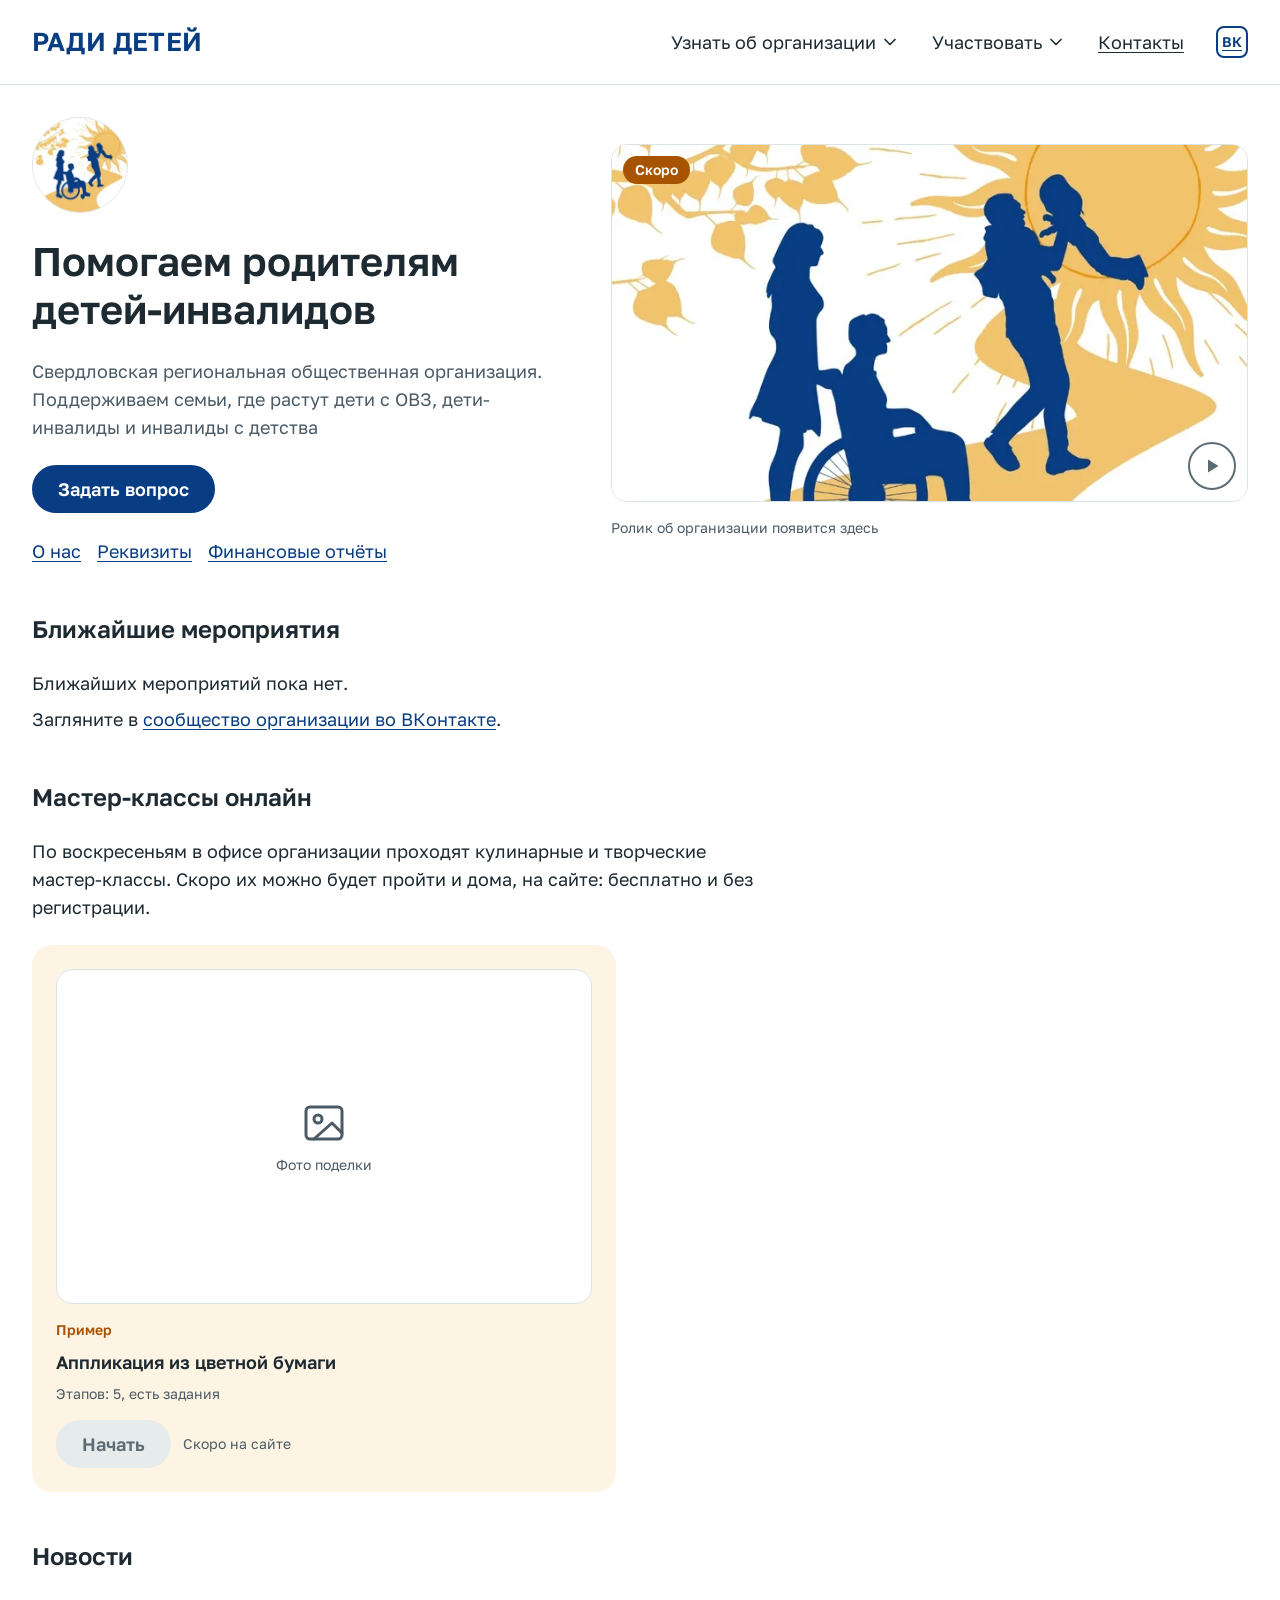
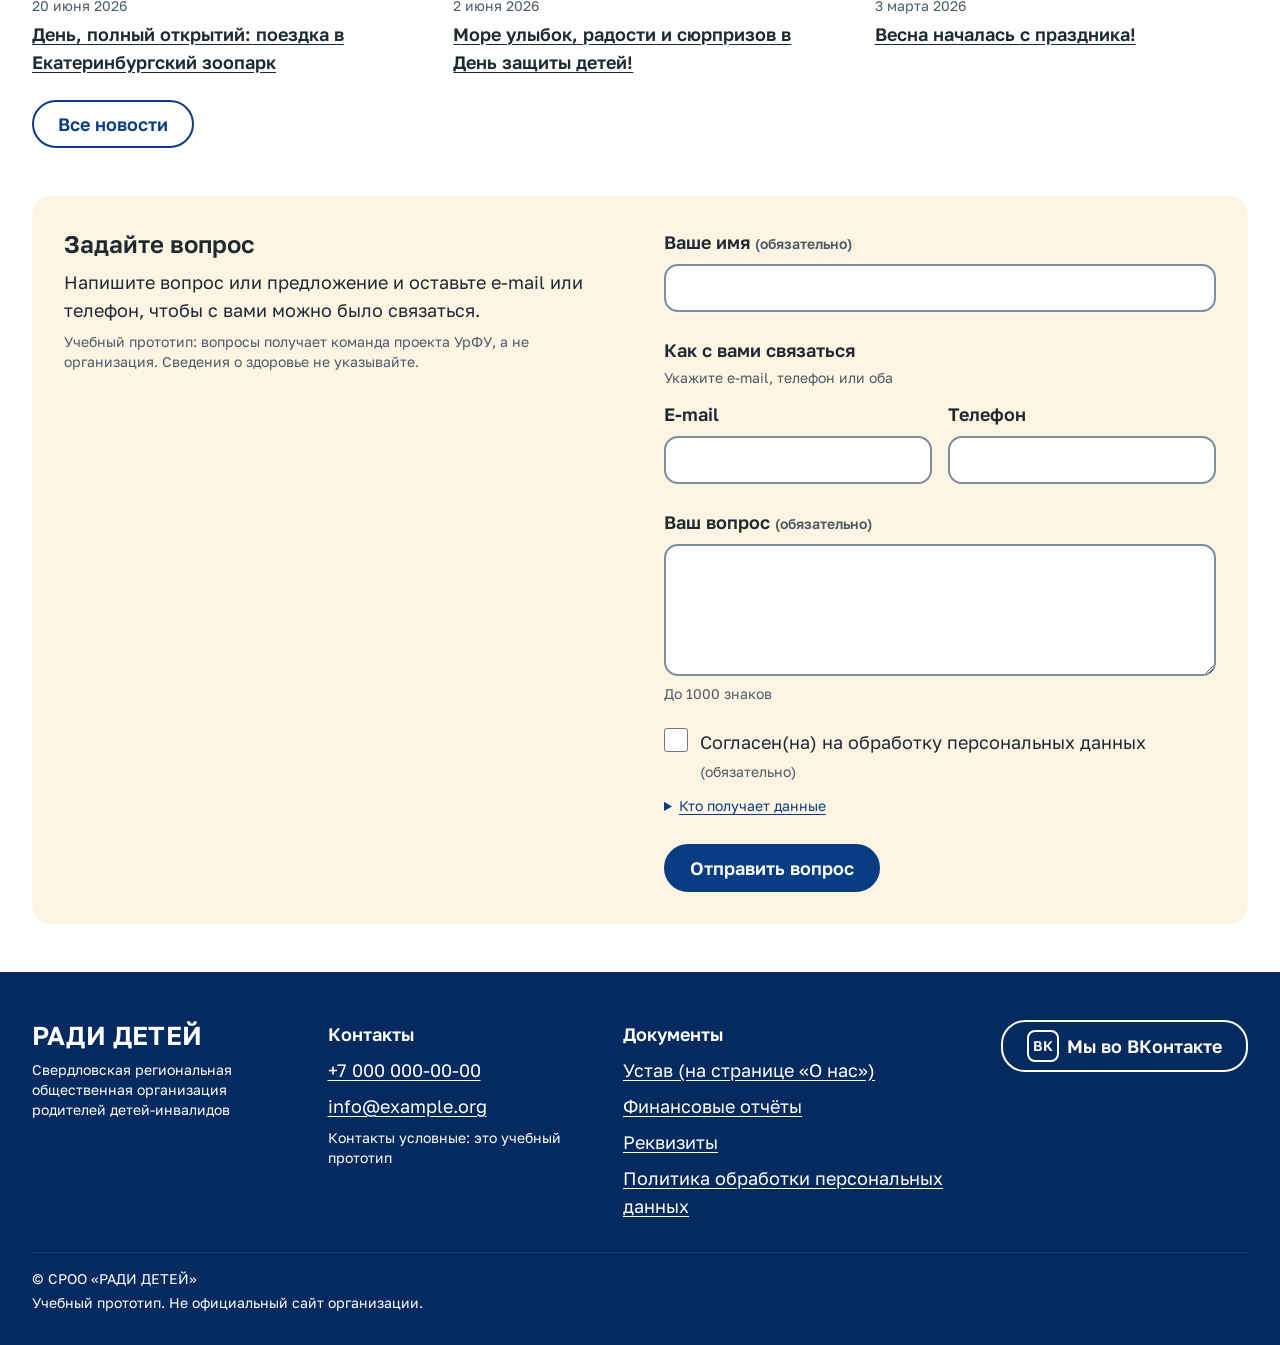
<file: index.html>
<!doctype html>
<html lang="ru" class="no-js">
<head>
  <meta charset="utf-8">
  <meta name="viewport" content="width=device-width, initial-scale=1">
  <meta name="robots" content="noindex">
  <title>РАДИ ДЕТЕЙ — общественная организация родителей детей-инвалидов (учебный прототип)</title>
  <meta name="description" content="Учебный прототип главной страницы СРОО «РАДИ ДЕТЕЙ»: о поддержке семей, мастер-классах, новостях и форма вопроса.">
  <link rel="preload" href="fonts/golos-cyrillic.woff2" as="font" type="font/woff2" crossorigin>
  <link rel="icon" href="favicon.svg" type="image/svg+xml">
  <link rel="stylesheet" href="styles.css">
  <script>document.documentElement.classList.replace('no-js', 'js');</script>
  <script src="script.js" defer></script>
</head>
<body>
  <a class="skip-link" href="#main">Перейти к содержанию</a>

  <!-- 5.1 Шапка -->
  <header class="header" id="top">
    <div class="container header__bar">
      <a class="logo" href="#top">РАДИ ДЕТЕЙ</a>
      <a class="icon-button header__call" href="tel:+70000000000" aria-label="Позвонить: +7 000 000-00-00">
        <svg viewBox="0 0 24 24" fill="none" stroke="currentColor" stroke-width="2" stroke-linecap="round" stroke-linejoin="round" aria-hidden="true"><path d="M5 4h3l2 5-2 1a11 11 0 0 0 6 6l1-2 5 2v3a2 2 0 0 1-2 2A16 16 0 0 1 3 6a2 2 0 0 1 2-2z"/></svg>
      </a>
      <button class="icon-button menu-button" type="button" aria-expanded="false" aria-controls="nav" aria-label="Меню">
        <svg class="menu-button__open" viewBox="0 0 24 24" fill="none" stroke="currentColor" stroke-width="2" stroke-linecap="round" aria-hidden="true"><path d="M4 7h16M4 12h16M4 17h16"/></svg>
        <svg class="menu-button__close" viewBox="0 0 24 24" fill="none" stroke="currentColor" stroke-width="2" stroke-linecap="round" aria-hidden="true" hidden><path d="M6 6l12 12M18 6L6 18"/></svg>
      </button>
      <nav class="nav" id="nav" aria-label="Главное меню">
        <ul class="nav__list">
          <li class="nav__group">
            <button class="nav__toggle" type="button" aria-expanded="false" aria-controls="nav-about">Узнать об организации<svg class="nav__chevron" viewBox="0 0 24 24" fill="none" stroke="currentColor" stroke-width="2" stroke-linecap="round" stroke-linejoin="round" aria-hidden="true"><path d="M6 9l6 6 6-6"/></svg></button>
            <span class="nav__label" id="nav-about-label">Узнать об организации</span>
            <ul class="nav__sub" id="nav-about" aria-labelledby="nav-about-label">
              <li><a href="http://deti-invalid.ru/about/">О нас</a></li>
              <li><a href="http://deti-invalid.ru/rekvizity/">Реквизиты</a></li>
              <li><a href="#novosti">Новости</a></li>
              <li><a href="#dokumenty">Документы</a></li>
            </ul>
          </li>
          <li class="nav__group">
            <button class="nav__toggle" type="button" aria-expanded="false" aria-controls="nav-join">Участвовать<svg class="nav__chevron" viewBox="0 0 24 24" fill="none" stroke="currentColor" stroke-width="2" stroke-linecap="round" stroke-linejoin="round" aria-hidden="true"><path d="M6 9l6 6 6-6"/></svg></button>
            <span class="nav__label" id="nav-join-label">Участвовать</span>
            <ul class="nav__sub" id="nav-join" aria-labelledby="nav-join-label">
              <li><a href="#meropriyatiya">Мероприятия</a></li>
              <li><a href="#master-klassy">Мастер-классы</a></li>
              <li><a href="#vopros">Задать вопрос</a></li>
            </ul>
          </li>
          <li class="nav__single"><a href="#kontakty">Контакты</a></li>
          <li class="nav__vk"><a class="button button--secondary vk-link" href="https://vk.com/sroo_radi_detey"><span class="vk-badge" aria-hidden="true">ВК</span>Мы во ВКонтакте</a></li>
        </ul>
      </nav>
      <a class="header__vk vk-link" href="https://vk.com/sroo_radi_detey">
        <span class="vk-badge" aria-hidden="true">ВК</span>
        <span class="visually-hidden">Сообщество во ВКонтакте</span>
      </a>
    </div>
  </header>

  <main id="main">
    <!-- 5.3 Первый экран -->
    <section class="container hero" aria-labelledby="hero-title">
      <picture class="hero__logo">
        <source type="image/webp" srcset="img/logo.webp">
        <img src="img/logo.jpg" width="96" height="96" alt="Логотип СРОО «РАДИ ДЕТЕЙ»">
      </picture>
      <h1 class="hero__title" id="hero-title">Помогаем родителям <span class="nowrap">детей-инвалидов</span></h1>
      <p class="hero__lead muted text">Свердловская региональная общественная организация. Поддерживаем семьи, где растут дети с ОВЗ, дети-инвалиды и инвалиды с детства</p>

      <!-- 5.6 Ролик: пока ролика нет, кнопка неактивна -->
      <figure class="video hero__video">
        <div class="video__frame">
          <picture>
            <source type="image/webp" srcset="img/video-cover-720.webp 720w, img/video-cover-1080.webp 1080w" sizes="(min-width: 1280px) 628px, (min-width: 1024px) 55vw, 100vw">
            <img class="video__cover" src="img/video-cover-1080.jpg" srcset="img/video-cover-720.jpg 720w, img/video-cover-1080.jpg 1080w" sizes="(min-width: 1280px) 628px, (min-width: 1024px) 55vw, 100vw" width="1080" height="608" alt="" fetchpriority="high">
          </picture>
          <span class="video__badge small">Скоро</span>
          <button class="video__play" type="button" disabled aria-label="Смотреть ролик">
            <svg viewBox="0 0 24 24" fill="currentColor" aria-hidden="true"><path d="M8 5.5v13l10.5-6.5z"/></svg>
          </button>
        </div>
        <figcaption class="small muted">Ролик об организации появится здесь</figcaption>
      </figure>

      <div class="hero__actions">
        <a class="button button--primary button--wide-mobile" href="#vopros">Задать вопрос</a>
      </div>
      <p class="hero__links">
        <a href="http://deti-invalid.ru/about/">О нас</a>
        <a href="http://deti-invalid.ru/rekvizity/">Реквизиты</a>
        <a href="http://deti-invalid.ru/finansovye-otchyoty/">Финансовые отчёты</a>
      </p>
    </section>

    <!-- 5.4 Раздел: пустое состояние -->
    <section class="container" id="meropriyatiya" aria-labelledby="events-title">
      <h2 class="section__title" id="events-title">Ближайшие мероприятия</h2>
      <div class="empty">
        <p>Ближайших мероприятий пока нет.</p>
        <p>Загляните в <a href="https://vk.com/sroo_radi_detey">сообщество организации во ВКонтакте</a>.</p>
      </div>
    </section>

    <!-- 5.4 Раздел с карточкой мастер-класса -->
    <section class="container" id="master-klassy" aria-labelledby="mk-title">
      <h2 class="section__title" id="mk-title">Мастер-классы онлайн</h2>
      <p class="text section__lead">По воскресеньям в офисе организации проходят кулинарные и творческие мастер-классы. Скоро их можно будет пройти и дома, на сайте: бесплатно и без регистрации.</p>
      <ul class="cards cards--two">
        <li class="card">
          <figure class="photo">
            <svg viewBox="0 0 24 24" fill="none" stroke="currentColor" stroke-width="1.5" stroke-linecap="round" stroke-linejoin="round" aria-hidden="true"><rect x="3" y="4" width="18" height="16" rx="2"/><circle cx="9" cy="10" r="2"/><path d="M21 17l-5-5-9 8"/></svg>
            <figcaption class="small">Фото поделки</figcaption>
          </figure>
          <span class="card__label small">Пример</span>
          <h3>Аппликация из цветной бумаги</h3>
          <p class="small muted">Этапов: 5, есть задания</p>
          <div class="card__action">
            <button class="button button--secondary" type="button" disabled>Начать</button>
            <span class="small muted">Скоро на сайте</span>
          </div>
        </li>
      </ul>
    </section>

    <!-- 5.4 Раздел: список новостей -->
    <section class="container" id="novosti" aria-labelledby="news-title">
      <h2 class="section__title" id="news-title">Новости</h2>
      <ul class="news">
        <li class="news__item">
          <time class="small muted" datetime="2026-06-20">20 июня 2026</time>
          <h3><a href="http://deti-invalid.ru/news/%d0%b4%d0%b5%d0%bd%d1%8c-%d0%bf%d0%be%d0%bb%d0%bd%d1%8b%d0%b9-%d0%be%d1%82%d0%ba%d1%80%d1%8b%d1%82%d0%b8%d0%b9-%d0%bf%d0%be%d0%b5%d0%b7%d0%b4%d0%ba%d0%b0-%d0%b2-%d0%b5%d0%ba%d0%b0%d1%82%d0%b5%d1%80/">День, полный открытий: поездка в Екатеринбургский зоопарк</a></h3>
        </li>
        <li class="news__item">
          <time class="small muted" datetime="2026-06-02">2 июня 2026</time>
          <h3><a href="http://deti-invalid.ru/news/more-ulybok-radosti-i-syurprizov-v-den-zashhity-detej/">Море улыбок, радости и сюрпризов в День защиты детей!</a></h3>
        </li>
        <li class="news__item">
          <time class="small muted" datetime="2026-03-03">3 марта 2026</time>
          <h3><a href="http://deti-invalid.ru/news/vesna-nachalas-s-prazdnika/">Весна началась с праздника!</a></h3>
        </li>
      </ul>
      <a class="button button--secondary button--wide-mobile section__button" href="http://deti-invalid.ru/category/news/">Все новости</a>
    </section>

    <!-- 5.7 Форма «Задать вопрос» -->
    <section class="container" id="vopros" aria-labelledby="q-title">
      <div class="question">
        <div class="question__intro">
          <h2 id="q-title">Задайте вопрос</h2>
          <p class="text">Напишите вопрос или предложение и оставьте e-mail или телефон, чтобы с вами можно было связаться.</p>
          <p class="text small muted">Учебный прототип: вопросы получает команда проекта УрФУ, а не организация. Сведения о здоровье не указывайте.</p>
        </div>

        <form class="form" id="question-form" method="post" novalidate>
          <div class="field">
            <label for="name">Ваше имя <span class="small muted">(обязательно)</span></label>
            <input class="input" id="name" name="name" type="text" autocomplete="name" maxlength="100" required>
            <p class="error" id="name-error" hidden></p>
          </div>

          <fieldset class="contacts" aria-describedby="contacts-hint">
            <legend>Как с вами связаться</legend>
            <p class="field__hint small" id="contacts-hint">Укажите e-mail, телефон или оба</p>
            <div class="contacts__fields">
              <div class="field">
                <label for="email">E-mail</label>
                <input class="input" id="email" name="email" type="email" autocomplete="email" inputmode="email" maxlength="254">
                <p class="error" id="email-error" hidden></p>
              </div>
              <div class="field">
                <label for="phone">Телефон</label>
                <input class="input" id="phone" name="phone" type="tel" autocomplete="tel" inputmode="tel" maxlength="30">
                <p class="error" id="phone-error" hidden></p>
              </div>
            </div>
            <p class="error" id="contacts-error" hidden></p>
          </fieldset>

          <div class="field">
            <label for="message">Ваш вопрос <span class="small muted">(обязательно)</span></label>
            <textarea class="input" id="message" name="message" rows="4" maxlength="1000" required aria-describedby="message-hint"></textarea>
            <p class="field__hint small" id="message-hint">До 1000 знаков</p>
            <p class="error" id="message-error" hidden></p>
          </div>

          <div class="field">
            <div class="consent">
              <input type="checkbox" id="consent" name="consent" value="yes" required>
              <label for="consent">Согласен(на) на обработку персональных данных <span class="small muted">(обязательно)</span></label>
            </div>
            <details class="details small">
              <summary>Кто получает данные</summary>
              <p>Вопросы получает команда учебного проекта УрФУ, а не организация. Данные нужны только для проверки формы и удаляются после занятия.</p>
            </details>
            <p class="error" id="consent-error" hidden></p>
          </div>

          <div class="trap" aria-hidden="true">
            <label for="website">Не заполняйте это поле</label>
            <input id="website" name="website" type="text" tabindex="-1" autocomplete="off">
          </div>

          <button class="button button--primary button--wide-mobile" type="submit">Отправить вопрос</button>
          <div class="status" id="form-status" role="status" aria-live="polite"></div>
        </form>
      </div>
    </section>
  </main>

  <!-- 5.8 Подвал -->
  <footer class="footer">
    <div class="container">
      <div class="footer__cols">
        <div class="footer__about">
          <p class="footer__logo">РАДИ ДЕТЕЙ</p>
          <p class="small">Свердловская региональная общественная организация родителей детей-инвалидов</p>
        </div>
        <section id="kontakty" aria-labelledby="f-contacts">
          <h2 class="h3" id="f-contacts">Контакты</h2>
          <ul>
            <li><a href="tel:+70000000000">+7 000 000-00-00</a></li>
            <li><a href="mailto:info@example.org">info@example.org</a></li>
            <li class="small">Контакты условные: это учебный прототип</li>
          </ul>
        </section>
        <section id="dokumenty" aria-labelledby="f-docs">
          <h2 class="h3" id="f-docs">Документы</h2>
          <ul>
            <li><a href="http://deti-invalid.ru/about/">Устав (на странице «О нас»)</a></li>
            <li><a href="http://deti-invalid.ru/finansovye-otchyoty/">Финансовые отчёты</a></li>
            <li><a href="http://deti-invalid.ru/rekvizity/">Реквизиты</a></li>
            <li><a href="http://deti-invalid.ru/politika-obrabotki-personalnyx-dannyx/">Политика обработки персональных данных</a></li>
          </ul>
        </section>
        <div class="footer__vk">
          <a class="button button--inverse vk-link" href="https://vk.com/sroo_radi_detey"><span class="vk-badge" aria-hidden="true">ВК</span>Мы во ВКонтакте</a>
        </div>
      </div>
      <div class="footer__bottom small">
        <p>© СРОО «РАДИ ДЕТЕЙ»</p>
        <p>Учебный прототип. Не официальный сайт организации.</p>
      </div>
    </div>
  </footer>
</body>
</html>
</file>
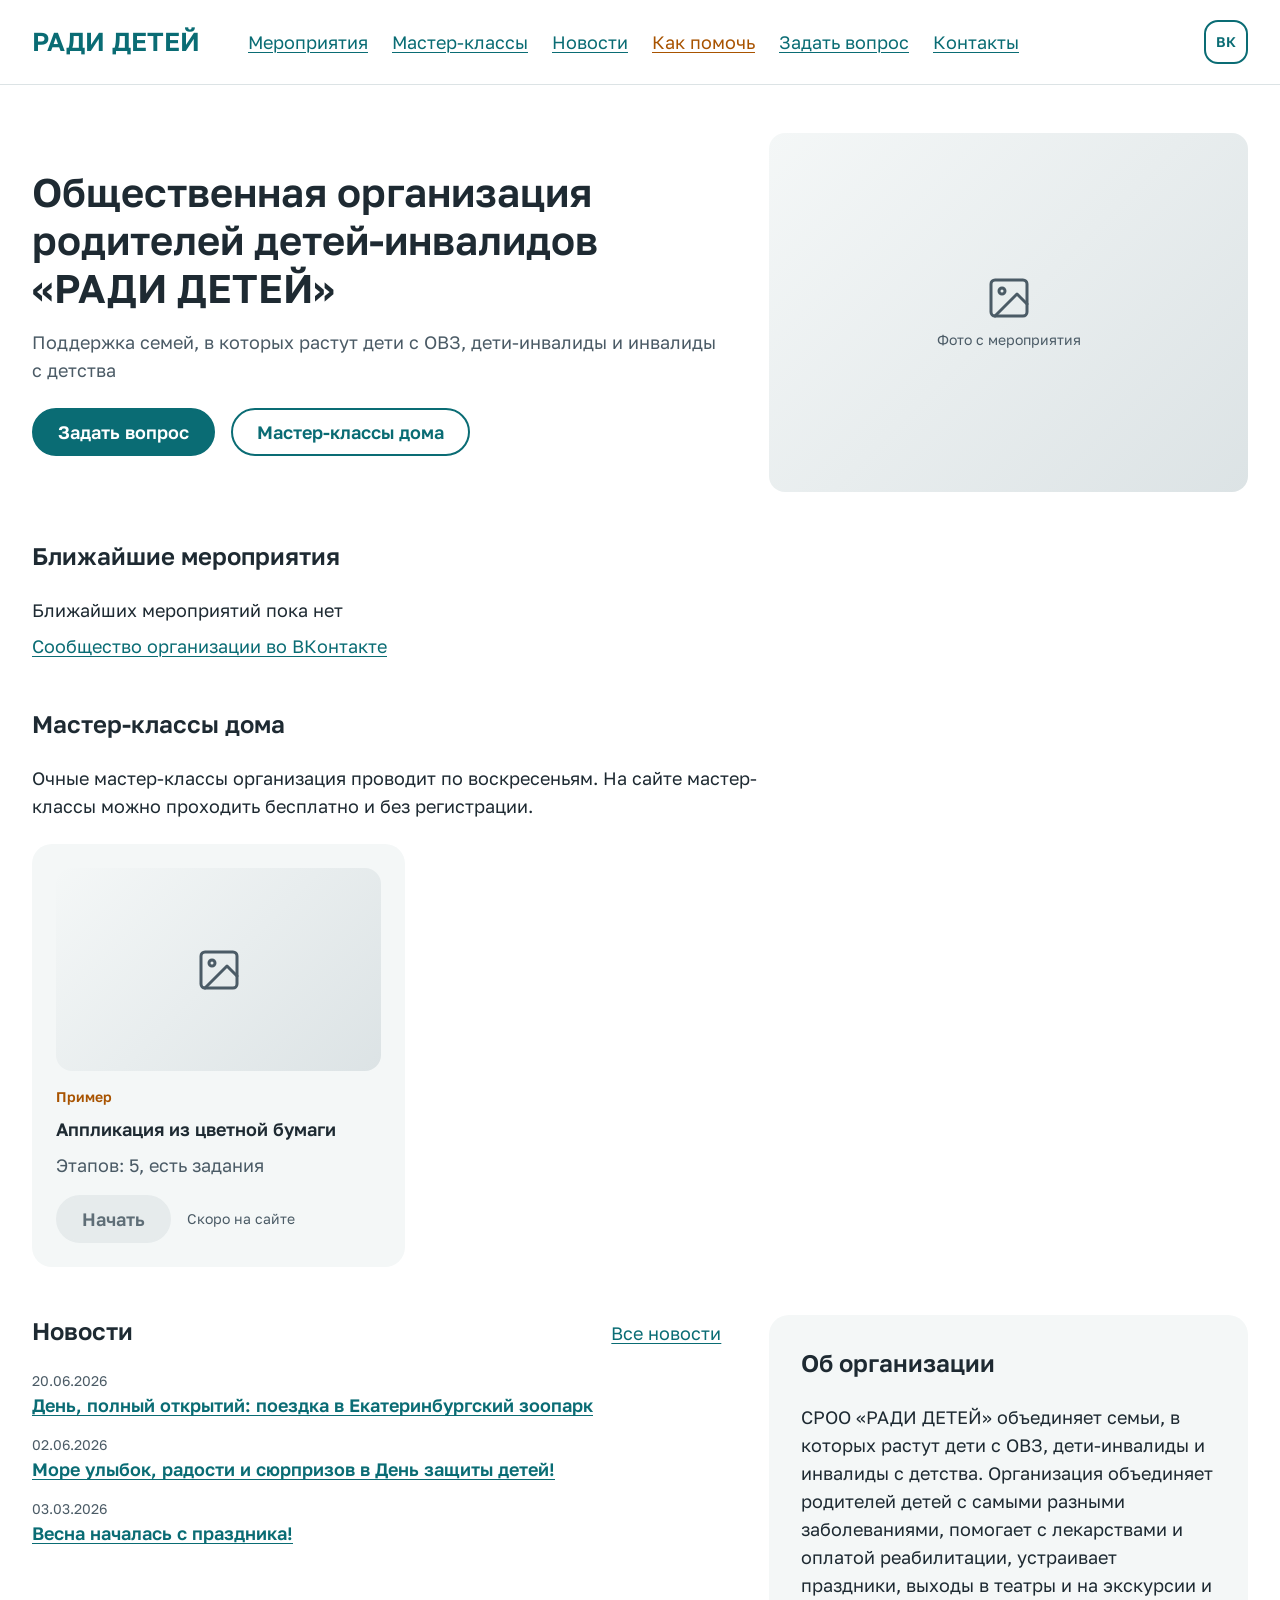
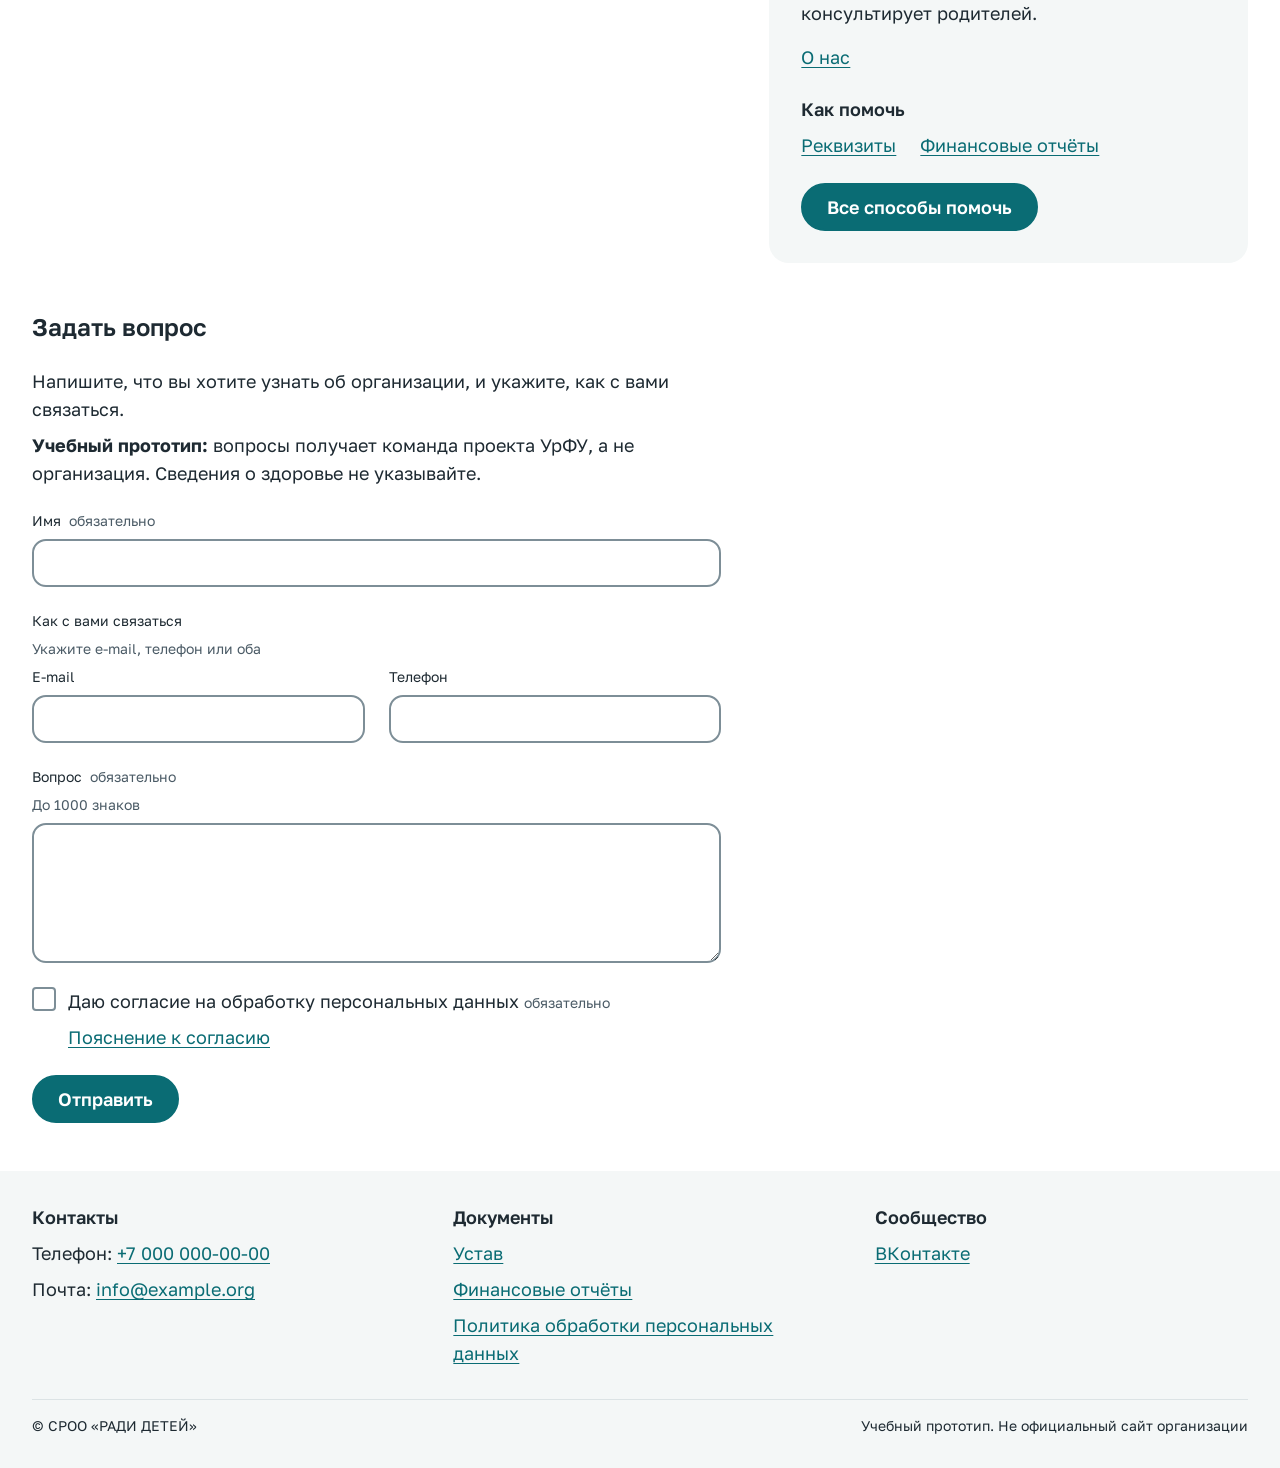
<file: v2/index.html>
<!doctype html>
<html lang="ru">
<head>
  <meta charset="utf-8">
  <meta name="viewport" content="width=device-width, initial-scale=1">
  <title>РАДИ ДЕТЕЙ — организация родителей детей-инвалидов, Екатеринбург</title>
  <meta name="description" content="Учебный прототип главной страницы СРОО «РАДИ ДЕТЕЙ», Екатеринбург: организация родителей детей-инвалидов. Форма «Задать вопрос».">
  <meta name="robots" content="noindex">
  <link rel="icon" href="data:,">
  <link rel="preload" href="fonts/golos-cyrillic.woff2" as="font" type="font/woff2" crossorigin>
  <link rel="preload" href="fonts/golos-latin.woff2" as="font" type="font/woff2" crossorigin>
  <link rel="stylesheet" href="styles.css">
  <script>document.documentElement.classList.add('js');</script>
</head>
<body>
  <a class="skip-link" href="#main">Перейти к содержимому</a>
  <svg class="sprite" id="sprite" width="0" height="0" aria-hidden="true" focusable="false">
    <symbol id="i-phone" viewBox="0 0 24 24"><path d="M22 16.92v3a2 2 0 0 1-2.18 2 19.79 19.79 0 0 1-8.63-3.07 19.5 19.5 0 0 1-6-6 19.79 19.79 0 0 1-3.07-8.67A2 2 0 0 1 4.11 2h3a2 2 0 0 1 2 1.72 12.84 12.84 0 0 0 .7 2.81 2 2 0 0 1-.45 2.11L8.09 9.91a16 16 0 0 0 6 6l1.27-1.27a2 2 0 0 1 2.11-.45 12.84 12.84 0 0 0 2.81.7A2 2 0 0 1 22 16.92z"/></symbol>
    <symbol id="i-menu" viewBox="0 0 24 24"><path d="M3 6h18M3 12h18M3 18h18"/></symbol>
    <symbol id="i-close" viewBox="0 0 24 24"><path d="M6 6l12 12M18 6L6 18"/></symbol>
    <symbol id="i-image" viewBox="0 0 24 24"><rect x="3" y="3" width="18" height="18" rx="2"/><circle cx="8.5" cy="8.5" r="1.5"/><path d="M21 15l-5-5L5 21"/></symbol>
    <symbol id="i-alert" viewBox="0 0 24 24"><circle cx="12" cy="12" r="10"/><path d="M12 8v4M12 16h.01"/></symbol>
    <symbol id="i-check-circle" viewBox="0 0 24 24"><circle cx="12" cy="12" r="10"/><path d="M8 12.5l3 3 5-6"/></symbol>
    <symbol id="i-info" viewBox="0 0 24 24"><circle cx="12" cy="12" r="10"/><path d="M12 16v-4M12 8h.01"/></symbol>
    <symbol id="i-check" viewBox="0 0 24 24"><path d="M5 12.5l4.5 4.5L19 7.5"/></symbol>
  </svg>

  <header class="site-header">
    <div class="container site-header__bar">
      <span class="logo">РАДИ ДЕТЕЙ</span>
      <a class="icon-btn site-header__call" href="tel:+70000000000" aria-label="Позвонить">
        <svg class="icon" aria-hidden="true"><use href="#i-phone"/></svg>
      </a>
      <button class="icon-btn menu-btn" type="button" aria-label="Меню" aria-expanded="false" aria-controls="site-nav">
        <svg class="icon icon-open" aria-hidden="true"><use href="#i-menu"/></svg>
        <svg class="icon icon-close" aria-hidden="true"><use href="#i-close"/></svg>
      </button>
      <nav class="site-nav" id="site-nav" aria-label="Разделы страницы">
        <ul>
          <li><a href="#events">Мероприятия</a></li>
          <li><a href="#masterclasses">Мастер-классы</a></li>
          <li><a href="#news">Новости</a></li>
          <li><a class="nav-accent" href="#help">Как помочь</a></li>
          <li><a href="#question">Задать вопрос</a></li>
          <li><a href="#contacts">Контакты</a></li>
          <li class="site-nav__vk">
            <a class="vk-link" href="https://vk.com/sroo_radi_detey" target="_blank" rel="noopener noreferrer">
              <span class="mark-box" aria-hidden="true">ВК</span>
              <span class="vk-link__label">ВКонтакте</span>
              <span class="visually-hidden"> (откроется в новой вкладке)</span>
            </a>
          </li>
        </ul>
      </nav>
    </div>
  </header>

  <main id="main">
    <div class="container hero grid">
      <div class="hero__text">
        <h1>Общественная организация родителей <span class="nowrap">детей-инвалидов</span> «РАДИ&nbsp;ДЕТЕЙ»</h1>
        <p class="hero__lead">Поддержка семей, в которых растут дети с ОВЗ, дети-инвалиды и инвалиды с детства</p>
        <div class="hero__actions">
          <a class="btn btn--primary" href="#question">Задать вопрос</a>
          <a class="btn btn--secondary" href="#masterclasses">Мастер-классы дома</a>
        </div>
      </div>
      <div class="hero__photo">
        <!-- Когда появится фото, заменить заглушку на picture: WebP, запасной JPEG, width и height, alt по смыслу:
        <picture>
          <source type="image/webp" srcset="img/hero.webp">
          <img src="img/hero.jpg" width="1200" height="900" alt="Что на фото">
        </picture> -->
        <div class="photo-ph">
          <svg class="icon" aria-hidden="true"><use href="#i-image"/></svg>
          <span>Фото с мероприятия</span>
        </div>
      </div>
    </div>

    <section class="container section" id="events" aria-labelledby="events-title">
      <div class="section__head">
        <h2 id="events-title">Ближайшие мероприятия</h2>
      </div>
      <div class="empty">
        <p>Ближайших мероприятий пока нет</p>
        <p><a href="https://vk.com/sroo_radi_detey" target="_blank" rel="noopener noreferrer">Сообщество организации во ВКонтакте<span class="visually-hidden"> (откроется в новой вкладке)</span></a></p>
      </div>
    </section>

    <section class="container section" id="masterclasses" aria-labelledby="masterclasses-title">
      <div class="section__head">
        <h2 id="masterclasses-title">Мастер-классы дома</h2>
      </div>
      <p class="section__intro">Очные мастер-классы организация проводит по воскресеньям. На сайте мастер-классы можно проходить бесплатно и без регистрации.</p>
      <ul class="cards">
        <li class="card">
          <div class="photo-ph" aria-hidden="true">
            <svg class="icon" aria-hidden="true"><use href="#i-image"/></svg>
          </div>
          <p class="card__label">Пример</p>
          <h3>Аппликация из цветной бумаги</h3>
          <p class="card__meta">Этапов: 5, есть задания</p>
          <div class="card__actions">
            <button class="btn btn--secondary" type="button" disabled aria-describedby="masterclass-soon">Начать</button>
            <span class="small" id="masterclass-soon">Скоро на сайте</span>
          </div>
        </li>
      </ul>
    </section>

    <div class="container grid split">
      <section class="news" id="news" aria-labelledby="news-title">
        <div class="section__head">
          <h2 id="news-title">Новости</h2>
          <a class="link-all link-all--head" href="http://deti-invalid.ru/category/news/">Все новости</a>
        </div>
        <ul class="news-list">
          <li class="news-item">
            <time class="news-item__date small" datetime="2026-06-20">20.06.2026</time>
            <a class="news-item__link" href="http://deti-invalid.ru/news/%d0%b4%d0%b5%d0%bd%d1%8c-%d0%bf%d0%be%d0%bb%d0%bd%d1%8b%d0%b9-%d0%be%d1%82%d0%ba%d1%80%d1%8b%d1%82%d0%b8%d0%b9-%d0%bf%d0%be%d0%b5%d0%b7%d0%b4%d0%ba%d0%b0-%d0%b2-%d0%b5%d0%ba%d0%b0%d1%82%d0%b5%d1%80/">День, полный открытий: поездка в Екатеринбургский зоопарк</a>
          </li>
          <li class="news-item">
            <time class="news-item__date small" datetime="2026-06-02">02.06.2026</time>
            <a class="news-item__link" href="http://deti-invalid.ru/news/more-ulybok-radosti-i-syurprizov-v-den-zashhity-detej/">Море улыбок, радости и сюрпризов в День защиты детей!</a>
          </li>
          <li class="news-item">
            <time class="news-item__date small" datetime="2026-03-03">03.03.2026</time>
            <a class="news-item__link" href="http://deti-invalid.ru/news/vesna-nachalas-s-prazdnika/">Весна началась с праздника!</a>
          </li>
        </ul>
        <a class="link-all link-all--foot" href="http://deti-invalid.ru/category/news/">Все новости</a>
      </section>
      <section class="about" id="about" aria-labelledby="about-title">
        <h2 id="about-title">Об организации</h2>
        <p>СРОО «РАДИ ДЕТЕЙ» объединяет семьи, в которых растут дети с ОВЗ, дети-инвалиды и инвалиды с детства. Организация объединяет родителей детей с самыми разными заболеваниями, помогает с лекарствами и оплатой реабилитации, устраивает праздники, выходы в театры и на экскурсии и консультирует родителей.</p>
        <p class="about__more"><a href="http://deti-invalid.ru/about/">О нас</a></p>
        <h3 id="help">Как помочь</h3>
        <ul class="about__links">
          <li><a href="http://deti-invalid.ru/rekvizity/">Реквизиты</a></li>
          <li><a href="http://deti-invalid.ru/finansovye-otchyoty/">Финансовые отчёты</a></li>
        </ul>
        <a class="btn btn--primary" href="http://deti-invalid.ru/help/">Все способы помочь</a>
      </section>
    </div>

    <section class="container section grid" id="question" aria-labelledby="question-title">
      <div class="question__inner">
        <div class="section__head">
          <h2 id="question-title">Задать вопрос</h2>
        </div>
        <p>Напишите, что вы хотите узнать об организации, и укажите, как с вами связаться.</p>
        <p><strong>Учебный прототип:</strong> вопросы получает команда проекта УрФУ, а не организация. Сведения о здоровье не указывайте.</p>
        <form class="form" id="question-form" method="post" action="#question" novalidate>
          <div class="field">
            <div class="field__top">
              <label for="q-name">Имя</label>
              <span class="field__req" aria-hidden="true">обязательно</span>
            </div>
            <input class="control" type="text" id="q-name" name="name" autocomplete="name" maxlength="100" required aria-describedby="q-name-error">
            <p class="error" id="q-name-error" hidden><svg class="icon" aria-hidden="true"><use href="#i-alert"/></svg><span class="error__text"></span></p>
          </div>
          <fieldset class="group" id="q-contacts" aria-describedby="q-contacts-hint">
            <legend class="field__label">Как с вами связаться</legend>
            <div class="group__body">
              <p class="field__hint" id="q-contacts-hint">Укажите e-mail, телефон или оба</p>
              <div class="group__fields">
                <div class="field">
                  <div class="field__top"><label for="q-email">E-mail</label></div>
                  <input class="control" type="email" id="q-email" name="email" autocomplete="email" autocapitalize="off" spellcheck="false" maxlength="254" aria-describedby="q-email-error q-contacts-error">
                  <p class="error" id="q-email-error" hidden><svg class="icon" aria-hidden="true"><use href="#i-alert"/></svg><span class="error__text"></span></p>
                </div>
                <div class="field">
                  <div class="field__top"><label for="q-phone">Телефон</label></div>
                  <input class="control" type="tel" id="q-phone" name="phone" autocomplete="tel" inputmode="tel" maxlength="30" aria-describedby="q-phone-error q-contacts-error">
                  <p class="error" id="q-phone-error" hidden><svg class="icon" aria-hidden="true"><use href="#i-alert"/></svg><span class="error__text"></span></p>
                </div>
              </div>
              <p class="error" id="q-contacts-error" hidden><svg class="icon" aria-hidden="true"><use href="#i-alert"/></svg><span class="error__text"></span></p>
            </div>
          </fieldset>
          <div class="field">
            <div class="field__top">
              <label for="q-question">Вопрос</label>
              <span class="field__req" aria-hidden="true">обязательно</span>
            </div>
            <p class="field__hint" id="q-question-hint">До 1000 знаков</p>
            <textarea class="control" id="q-question" name="message" rows="4" required aria-describedby="q-question-hint q-question-error"></textarea>
            <p class="error" id="q-question-error" hidden><svg class="icon" aria-hidden="true"><use href="#i-alert"/></svg><span class="error__text"></span></p>
          </div>
          <div class="field consent">
            <div class="check">
              <input class="check__input" type="checkbox" id="q-consent" name="consent" value="да" required aria-describedby="q-consent-error q-consent-note">
              <span class="check__box" aria-hidden="true"><svg class="icon"><use href="#i-check"/></svg></span>
              <label class="check__label" for="q-consent">Даю согласие на обработку персональных данных <span class="field__req" aria-hidden="true">обязательно</span></label>
            </div>
            <p class="error" id="q-consent-error" hidden><svg class="icon" aria-hidden="true"><use href="#i-alert"/></svg><span class="error__text"></span></p>
            <p class="consent__more"><a href="#q-consent-note" id="q-consent-link" aria-controls="q-consent-note">Пояснение к согласию</a></p>
            <p class="consent__note" id="q-consent-note">Вопросы получает команда учебного проекта УрФУ, а не организация. Данные нужны только для проверки формы и удаляются после занятия.</p>
          </div>
          <div class="hp" aria-hidden="true">
            <label for="q-website">Сайт</label>
            <input type="text" id="q-website" name="website" tabindex="-1" autocomplete="off">
          </div>
          <div class="form__actions">
            <button class="btn btn--primary" type="submit" id="q-submit" disabled>Отправить</button>
            <div class="status" id="q-status" role="status" aria-live="polite" aria-atomic="true"></div>
          </div>
          <noscript>
            <p class="error"><svg class="icon" aria-hidden="true"><use href="#i-alert"/></svg><span>Чтобы отправить вопрос, включите JavaScript в браузере.</span></p>
          </noscript>
        </form>
      </div>
    </section>
  </main>

  <footer class="site-footer">
    <div class="container">
      <div class="footer__cols">
        <div id="contacts">
          <h2>Контакты</h2>
          <ul>
            <li>Телефон: <a href="tel:+70000000000">+7 000 000-00-00</a></li>
            <li>Почта: <a href="mailto:info@example.org">info@example.org</a></li>
          </ul>
        </div>
        <div>
          <h2>Документы</h2>
          <ul>
            <li><a href="http://deti-invalid.ru/about/">Устав</a></li>
            <li><a href="http://deti-invalid.ru/finansovye-otchyoty/">Финансовые отчёты</a></li>
            <li><a href="http://deti-invalid.ru/politika-obrabotki-personalnyx-dannyx/">Политика обработки персональных данных</a></li>
          </ul>
        </div>
        <div>
          <h2>Сообщество</h2>
          <ul>
            <li><a href="https://vk.com/sroo_radi_detey" target="_blank" rel="noopener noreferrer">ВКонтакте<span class="visually-hidden"> (откроется в новой вкладке)</span></a></li>
          </ul>
        </div>
      </div>
      <div class="footer__bottom">
        <p>© СРОО «РАДИ ДЕТЕЙ»</p>
        <p>Учебный прототип. Не официальный сайт организации</p>
      </div>
    </div>
  </footer>

  <script src="script.js" defer></script>
</body>
</html>
</file>
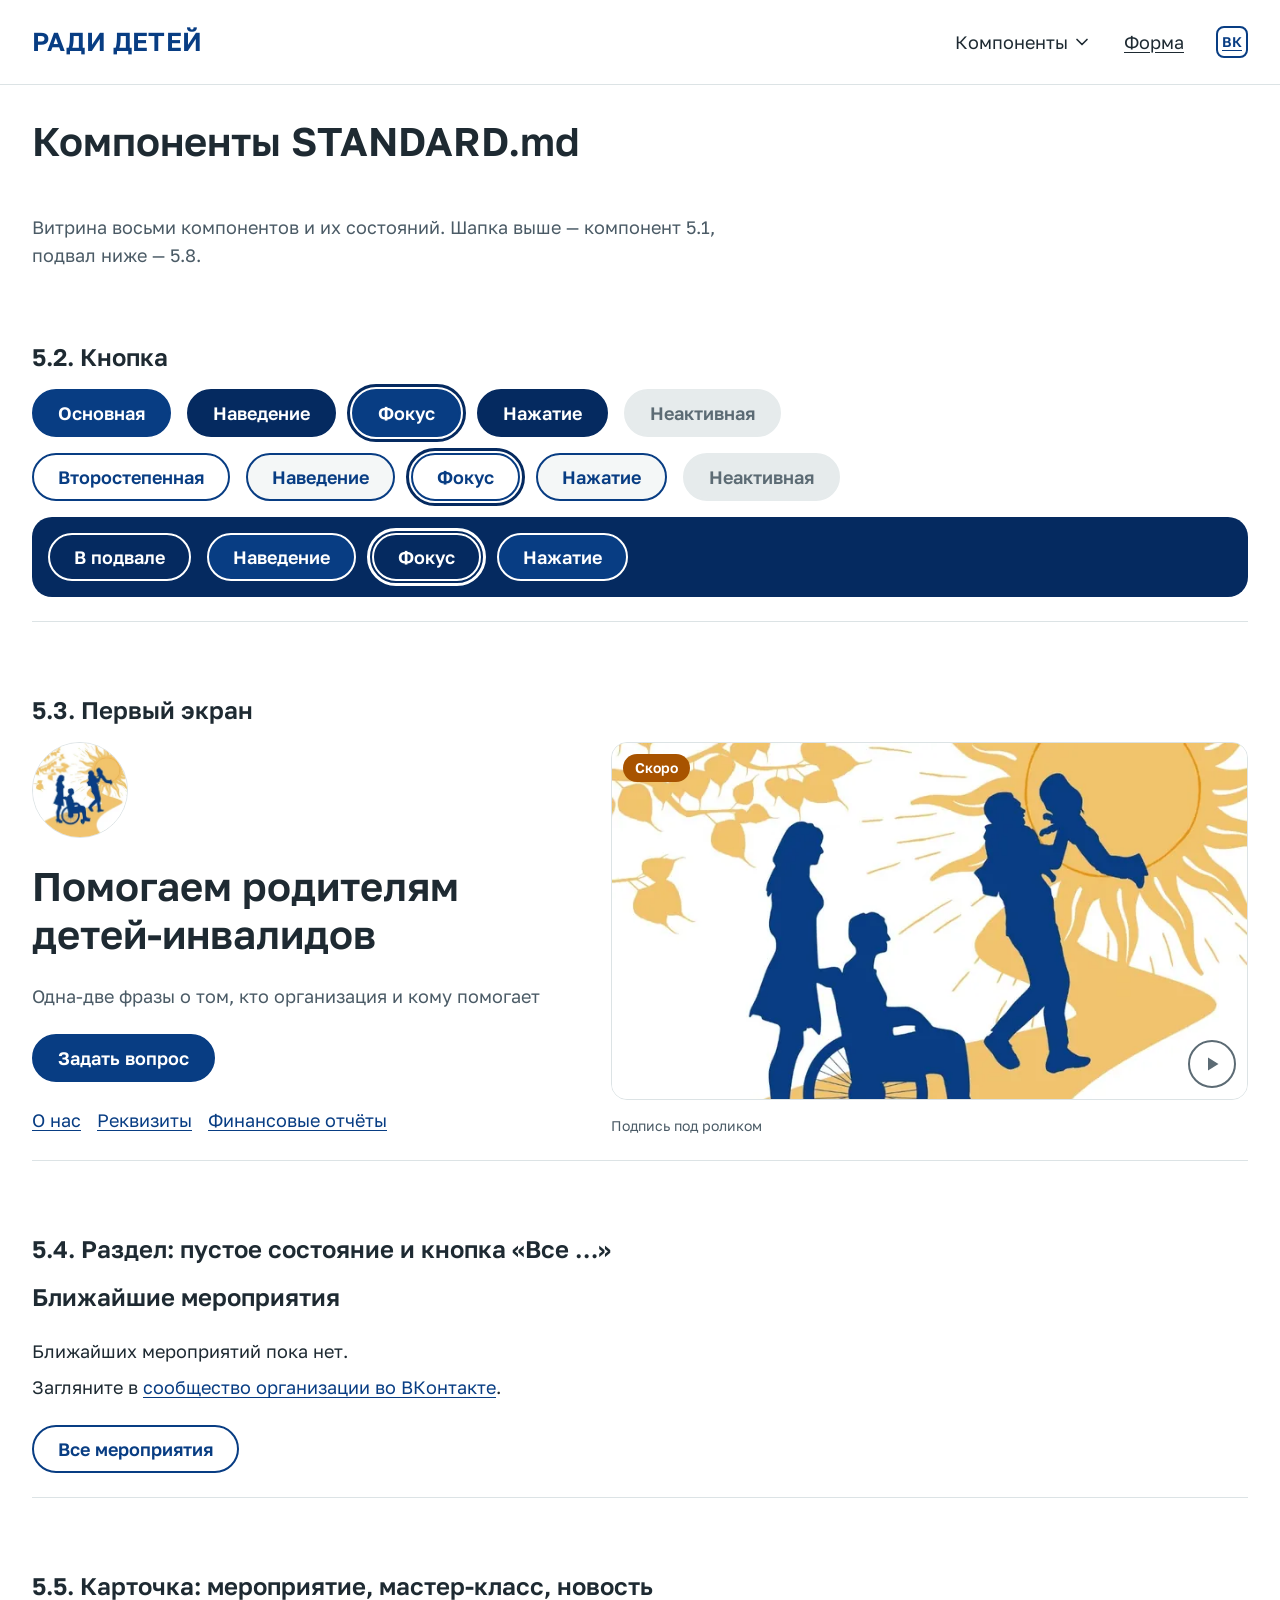
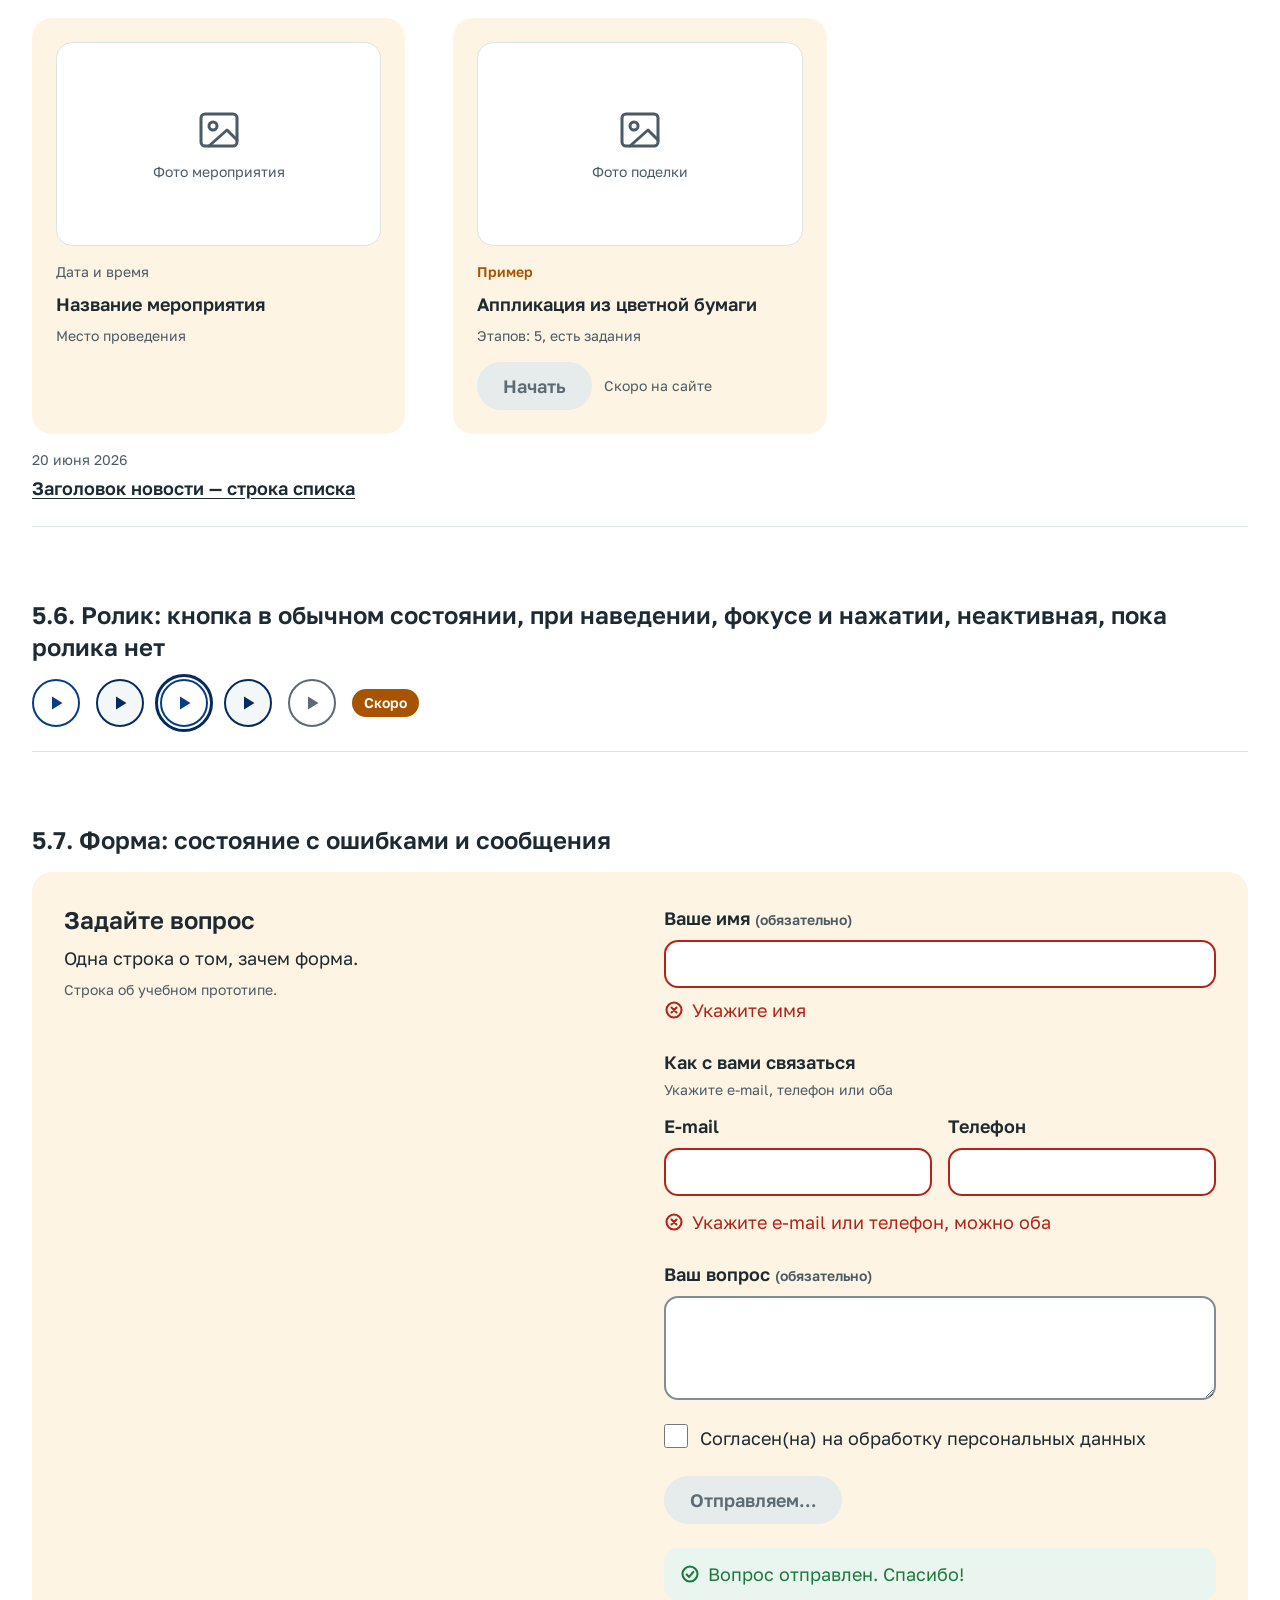
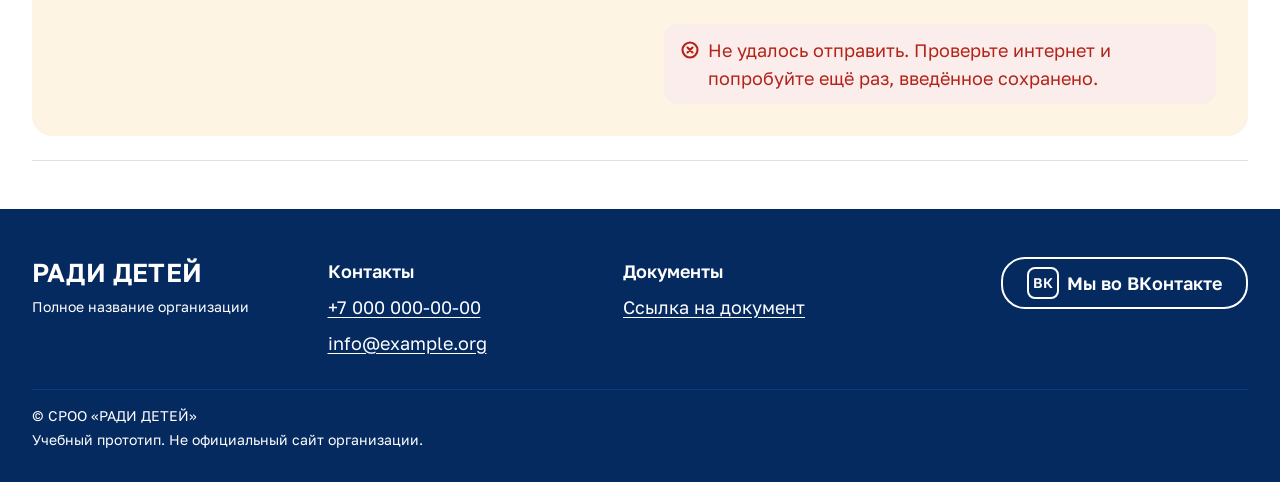
<file: components.html>
<!doctype html>
<html lang="ru" class="no-js">
<head>
  <meta charset="utf-8">
  <meta name="viewport" content="width=device-width, initial-scale=1">
  <meta name="robots" content="noindex">
  <title>Компоненты — РАДИ ДЕТЕЙ (учебный прототип)</title>
  <link rel="icon" href="favicon.svg" type="image/svg+xml">
  <link rel="stylesheet" href="styles.css">
  <script>document.documentElement.classList.replace('no-js', 'js');</script>
  <script src="script.js" defer></script>
</head>
<body>
  <header class="header" id="top">
    <div class="container header__bar">
      <a class="logo" href="#top">РАДИ ДЕТЕЙ</a>
      <a class="icon-button header__call" href="tel:+70000000000" aria-label="Позвонить: +7 000 000-00-00">
        <svg viewBox="0 0 24 24" fill="none" stroke="currentColor" stroke-width="2" stroke-linecap="round" stroke-linejoin="round" aria-hidden="true"><path d="M5 4h3l2 5-2 1a11 11 0 0 0 6 6l1-2 5 2v3a2 2 0 0 1-2 2A16 16 0 0 1 3 6a2 2 0 0 1 2-2z"/></svg>
      </a>
      <button class="icon-button menu-button" type="button" aria-expanded="false" aria-controls="nav" aria-label="Меню">
        <svg class="menu-button__open" viewBox="0 0 24 24" fill="none" stroke="currentColor" stroke-width="2" stroke-linecap="round" aria-hidden="true"><path d="M4 7h16M4 12h16M4 17h16"/></svg>
        <svg class="menu-button__close" viewBox="0 0 24 24" fill="none" stroke="currentColor" stroke-width="2" stroke-linecap="round" aria-hidden="true" hidden><path d="M6 6l12 12M18 6L6 18"/></svg>
      </button>
      <nav class="nav" id="nav" aria-label="Компоненты">
        <ul class="nav__list">
          <li class="nav__group">
            <button class="nav__toggle" type="button" aria-expanded="false" aria-controls="nav-components">Компоненты<svg class="nav__chevron" viewBox="0 0 24 24" fill="none" stroke="currentColor" stroke-width="2" stroke-linecap="round" stroke-linejoin="round" aria-hidden="true"><path d="M6 9l6 6 6-6"/></svg></button>
            <span class="nav__label" id="nav-components-label">Компоненты</span>
            <ul class="nav__sub" id="nav-components" aria-labelledby="nav-components-label">
              <li><a href="#c-button">Кнопка</a></li>
              <li><a href="#c-hero">Первый экран</a></li>
              <li><a href="#c-section">Раздел</a></li>
              <li><a href="#c-card">Карточка</a></li>
              <li><a href="#c-video">Ролик</a></li>
            </ul>
          </li>
          <li class="nav__single"><a href="#c-form">Форма</a></li>
          <li class="nav__vk"><a class="button button--secondary vk-link" href="https://vk.com/sroo_radi_detey"><span class="vk-badge" aria-hidden="true">ВК</span>Мы во ВКонтакте</a></li>
        </ul>
      </nav>
      <a class="header__vk vk-link" href="https://vk.com/sroo_radi_detey">
        <span class="vk-badge" aria-hidden="true">ВК</span>
        <span class="visually-hidden">Сообщество во ВКонтакте</span>
      </a>
    </div>
  </header>

  <main id="main" class="container">
    <h1>Компоненты STANDARD.md</h1>
    <p class="text muted">Витрина восьми компонентов и их состояний. Шапка выше — компонент 5.1, подвал ниже — 5.8.</p>

    <section class="demo" id="c-button" aria-labelledby="t-button">
      <h2 id="t-button">5.2. Кнопка</h2>
      <div class="demo__row">
        <a class="button button--primary" href="#c-button">Основная</a>
        <a class="button button--primary is-hover" href="#c-button">Наведение</a>
        <a class="button button--primary is-focus" href="#c-button">Фокус</a>
        <a class="button button--primary is-active" href="#c-button">Нажатие</a>
        <button class="button button--primary" type="button" disabled>Неактивная</button>
      </div>
      <div class="demo__row">
        <a class="button button--secondary" href="#c-button">Второстепенная</a>
        <a class="button button--secondary is-hover" href="#c-button">Наведение</a>
        <a class="button button--secondary is-focus" href="#c-button">Фокус</a>
        <a class="button button--secondary is-active" href="#c-button">Нажатие</a>
        <button class="button button--secondary" type="button" disabled>Неактивная</button>
      </div>
      <div class="demo__row demo__dark">
        <a class="button button--inverse" href="#c-button">В подвале</a>
        <a class="button button--inverse is-hover" href="#c-button">Наведение</a>
        <a class="button button--inverse is-focus" href="#c-button">Фокус</a>
        <a class="button button--inverse is-active" href="#c-button">Нажатие</a>
      </div>
    </section>

    <section class="demo" id="c-hero" aria-labelledby="t-hero">
      <h2 id="t-hero">5.3. Первый экран</h2>
      <div class="hero">
        <picture class="hero__logo">
          <source type="image/webp" srcset="img/logo.webp">
          <img src="img/logo.jpg" width="96" height="96" alt="Логотип СРОО «РАДИ ДЕТЕЙ»" loading="lazy">
        </picture>
        <p class="h1 hero__title">Помогаем родителям <span class="nowrap">детей-инвалидов</span></p>
        <p class="hero__lead muted text">Одна-две фразы о том, кто организация и кому помогает</p>
        <div class="hero__video video">
          <div class="video__frame">
            <picture>
              <source type="image/webp" srcset="img/video-cover-720.webp 720w, img/video-cover-1080.webp 1080w" sizes="(min-width: 1280px) 628px, (min-width: 1024px) 55vw, 100vw">
              <img class="video__cover" src="img/video-cover-1080.jpg" width="1080" height="608" alt="" loading="lazy">
            </picture>
            <span class="video__badge small">Скоро</span>
            <button class="video__play" type="button" disabled aria-label="Смотреть ролик">
              <svg viewBox="0 0 24 24" fill="currentColor" aria-hidden="true"><path d="M8 5.5v13l10.5-6.5z"/></svg>
            </button>
          </div>
          <p class="small muted">Подпись под роликом</p>
        </div>
        <div class="hero__actions">
          <a class="button button--primary button--wide-mobile" href="#c-form">Задать вопрос</a>
        </div>
        <p class="hero__links"><a href="#c-video">О нас</a> <a href="#c-video">Реквизиты</a> <a href="#c-video">Финансовые отчёты</a></p>
      </div>
    </section>

    <section class="demo" id="c-section" aria-labelledby="t-section">
      <h2 id="t-section">5.4. Раздел: пустое состояние и кнопка «Все …»</h2>
      <div>
        <p class="h2 section__title">Ближайшие мероприятия</p>
        <div class="empty">
          <p>Ближайших мероприятий пока нет.</p>
          <p>Загляните в <a href="https://vk.com/sroo_radi_detey">сообщество организации во ВКонтакте</a>.</p>
        </div>
        <a class="button button--secondary button--wide-mobile section__button" href="#c-section">Все мероприятия</a>
      </div>
    </section>

    <section class="demo" id="c-card" aria-labelledby="t-card">
      <h2 id="t-card">5.5. Карточка: мероприятие, мастер-класс, новость</h2>
      <ul class="cards">
        <li class="card">
          <figure class="photo">
            <svg viewBox="0 0 24 24" fill="none" stroke="currentColor" stroke-width="1.5" stroke-linecap="round" stroke-linejoin="round" aria-hidden="true"><rect x="3" y="4" width="18" height="16" rx="2"/><circle cx="9" cy="10" r="2"/><path d="M21 17l-5-5-9 8"/></svg>
            <figcaption class="small">Фото мероприятия</figcaption>
          </figure>
          <p class="small muted">Дата и время</p>
          <h3>Название мероприятия</h3>
          <p class="small muted">Место проведения</p>
        </li>
        <li class="card">
          <figure class="photo">
            <svg viewBox="0 0 24 24" fill="none" stroke="currentColor" stroke-width="1.5" stroke-linecap="round" stroke-linejoin="round" aria-hidden="true"><rect x="3" y="4" width="18" height="16" rx="2"/><circle cx="9" cy="10" r="2"/><path d="M21 17l-5-5-9 8"/></svg>
            <figcaption class="small">Фото поделки</figcaption>
          </figure>
          <span class="card__label small">Пример</span>
          <h3>Аппликация из цветной бумаги</h3>
          <p class="small muted">Этапов: 5, есть задания</p>
          <div class="card__action">
            <button class="button button--secondary" type="button" disabled>Начать</button>
            <span class="small muted">Скоро на сайте</span>
          </div>
        </li>
      </ul>
      <ul class="news">
        <li class="news__item">
          <time class="small muted" datetime="2026-06-20">20 июня 2026</time>
          <h3><a href="#c-card">Заголовок новости — строка списка</a></h3>
        </li>
      </ul>
    </section>

    <section class="demo" id="c-video" aria-labelledby="t-video">
      <h2 id="t-video">5.6. Ролик: кнопка в обычном состоянии, при наведении, фокусе и нажатии, неактивная, пока ролика нет</h2>
      <div class="demo__row">
        <button class="video__play" type="button" aria-label="Смотреть ролик"><svg viewBox="0 0 24 24" fill="currentColor" aria-hidden="true"><path d="M8 5.5v13l10.5-6.5z"/></svg></button>
        <button class="video__play is-hover" type="button" aria-label="Смотреть ролик, наведение"><svg viewBox="0 0 24 24" fill="currentColor" aria-hidden="true"><path d="M8 5.5v13l10.5-6.5z"/></svg></button>
        <button class="video__play is-focus" type="button" aria-label="Смотреть ролик, фокус"><svg viewBox="0 0 24 24" fill="currentColor" aria-hidden="true"><path d="M8 5.5v13l10.5-6.5z"/></svg></button>
        <button class="video__play is-active" type="button" aria-label="Смотреть ролик, нажатие"><svg viewBox="0 0 24 24" fill="currentColor" aria-hidden="true"><path d="M8 5.5v13l10.5-6.5z"/></svg></button>
        <button class="video__play" type="button" disabled aria-label="Смотреть ролик, неактивная"><svg viewBox="0 0 24 24" fill="currentColor" aria-hidden="true"><path d="M8 5.5v13l10.5-6.5z"/></svg></button>
        <span class="video__badge small">Скоро</span>
      </div>
    </section>

    <section class="demo" id="c-form" aria-labelledby="t-form">
      <h2 id="t-form">5.7. Форма: состояние с ошибками и сообщения</h2>
      <div class="question">
        <div class="question__intro">
          <p class="h2">Задайте вопрос</p>
          <p class="text">Одна строка о том, зачем форма.</p>
          <p class="text small muted">Строка об учебном прототипе.</p>
        </div>
        <form class="form" action="#" method="post" novalidate>
          <div class="field">
            <label for="d-name">Ваше имя <span class="small muted">(обязательно)</span></label>
            <input class="input" id="d-name" type="text" autocomplete="name" aria-invalid="true" aria-describedby="d-name-error">
            <p class="error" id="d-name-error"><svg viewBox="0 0 24 24" fill="none" stroke="currentColor" stroke-width="2.5" stroke-linecap="round" aria-hidden="true"><circle cx="12" cy="12" r="9"/><path d="M9 9l6 6M15 9l-6 6"/></svg><span>Укажите имя</span></p>
          </div>
          <fieldset class="contacts" aria-describedby="d-contacts-hint">
            <legend>Как с вами связаться</legend>
            <p class="field__hint small" id="d-contacts-hint">Укажите e-mail, телефон или оба</p>
            <div class="contacts__fields">
              <div class="field">
                <label for="d-email">E-mail</label>
                <input class="input" id="d-email" type="email" autocomplete="email" aria-invalid="true" aria-describedby="d-contacts-error">
              </div>
              <div class="field">
                <label for="d-phone">Телефон</label>
                <input class="input" id="d-phone" type="tel" autocomplete="tel" inputmode="tel" aria-invalid="true" aria-describedby="d-contacts-error">
              </div>
            </div>
            <p class="error" id="d-contacts-error"><svg viewBox="0 0 24 24" fill="none" stroke="currentColor" stroke-width="2.5" stroke-linecap="round" aria-hidden="true"><circle cx="12" cy="12" r="9"/><path d="M9 9l6 6M15 9l-6 6"/></svg><span>Укажите e-mail или телефон, можно оба</span></p>
          </fieldset>
          <div class="field">
            <label for="d-message">Ваш вопрос <span class="small muted">(обязательно)</span></label>
            <textarea class="input" id="d-message" rows="3"></textarea>
          </div>
          <div class="field">
            <div class="consent">
              <input type="checkbox" id="d-consent">
              <label for="d-consent">Согласен(на) на обработку персональных данных</label>
            </div>
          </div>
          <button class="button button--primary button--wide-mobile" type="button" disabled>Отправляем…</button>
          <div class="status status--success"><svg viewBox="0 0 24 24" fill="none" stroke="currentColor" stroke-width="2.5" stroke-linecap="round" stroke-linejoin="round" aria-hidden="true"><circle cx="12" cy="12" r="9"/><path d="M8 12.5l3 3 5-6"/></svg><span>Вопрос отправлен. Спасибо!</span></div>
          <div class="status status--error"><svg viewBox="0 0 24 24" fill="none" stroke="currentColor" stroke-width="2.5" stroke-linecap="round" aria-hidden="true"><circle cx="12" cy="12" r="9"/><path d="M9 9l6 6M15 9l-6 6"/></svg><span>Не удалось отправить. Проверьте интернет и попробуйте ещё раз, введённое сохранено.</span></div>
        </form>
      </div>
    </section>
  </main>

  <footer class="footer">
    <div class="container">
      <div class="footer__cols">
        <div class="footer__about">
          <p class="footer__logo">РАДИ ДЕТЕЙ</p>
          <p class="small">Полное название организации</p>
        </div>
        <section aria-labelledby="f-contacts">
          <h2 class="h3" id="f-contacts">Контакты</h2>
          <ul>
            <li><a href="tel:+70000000000">+7 000 000-00-00</a></li>
            <li><a href="mailto:info@example.org">info@example.org</a></li>
          </ul>
        </section>
        <section aria-labelledby="f-docs">
          <h2 class="h3" id="f-docs">Документы</h2>
          <ul><li><a href="#top">Ссылка на документ</a></li></ul>
        </section>
        <div class="footer__vk">
          <a class="button button--inverse vk-link" href="https://vk.com/sroo_radi_detey"><span class="vk-badge" aria-hidden="true">ВК</span>Мы во ВКонтакте</a>
        </div>
      </div>
      <div class="footer__bottom small">
        <p>© СРОО «РАДИ ДЕТЕЙ»</p>
        <p>Учебный прототип. Не официальный сайт организации.</p>
      </div>
    </div>
  </footer>
</body>
</html>
</file>
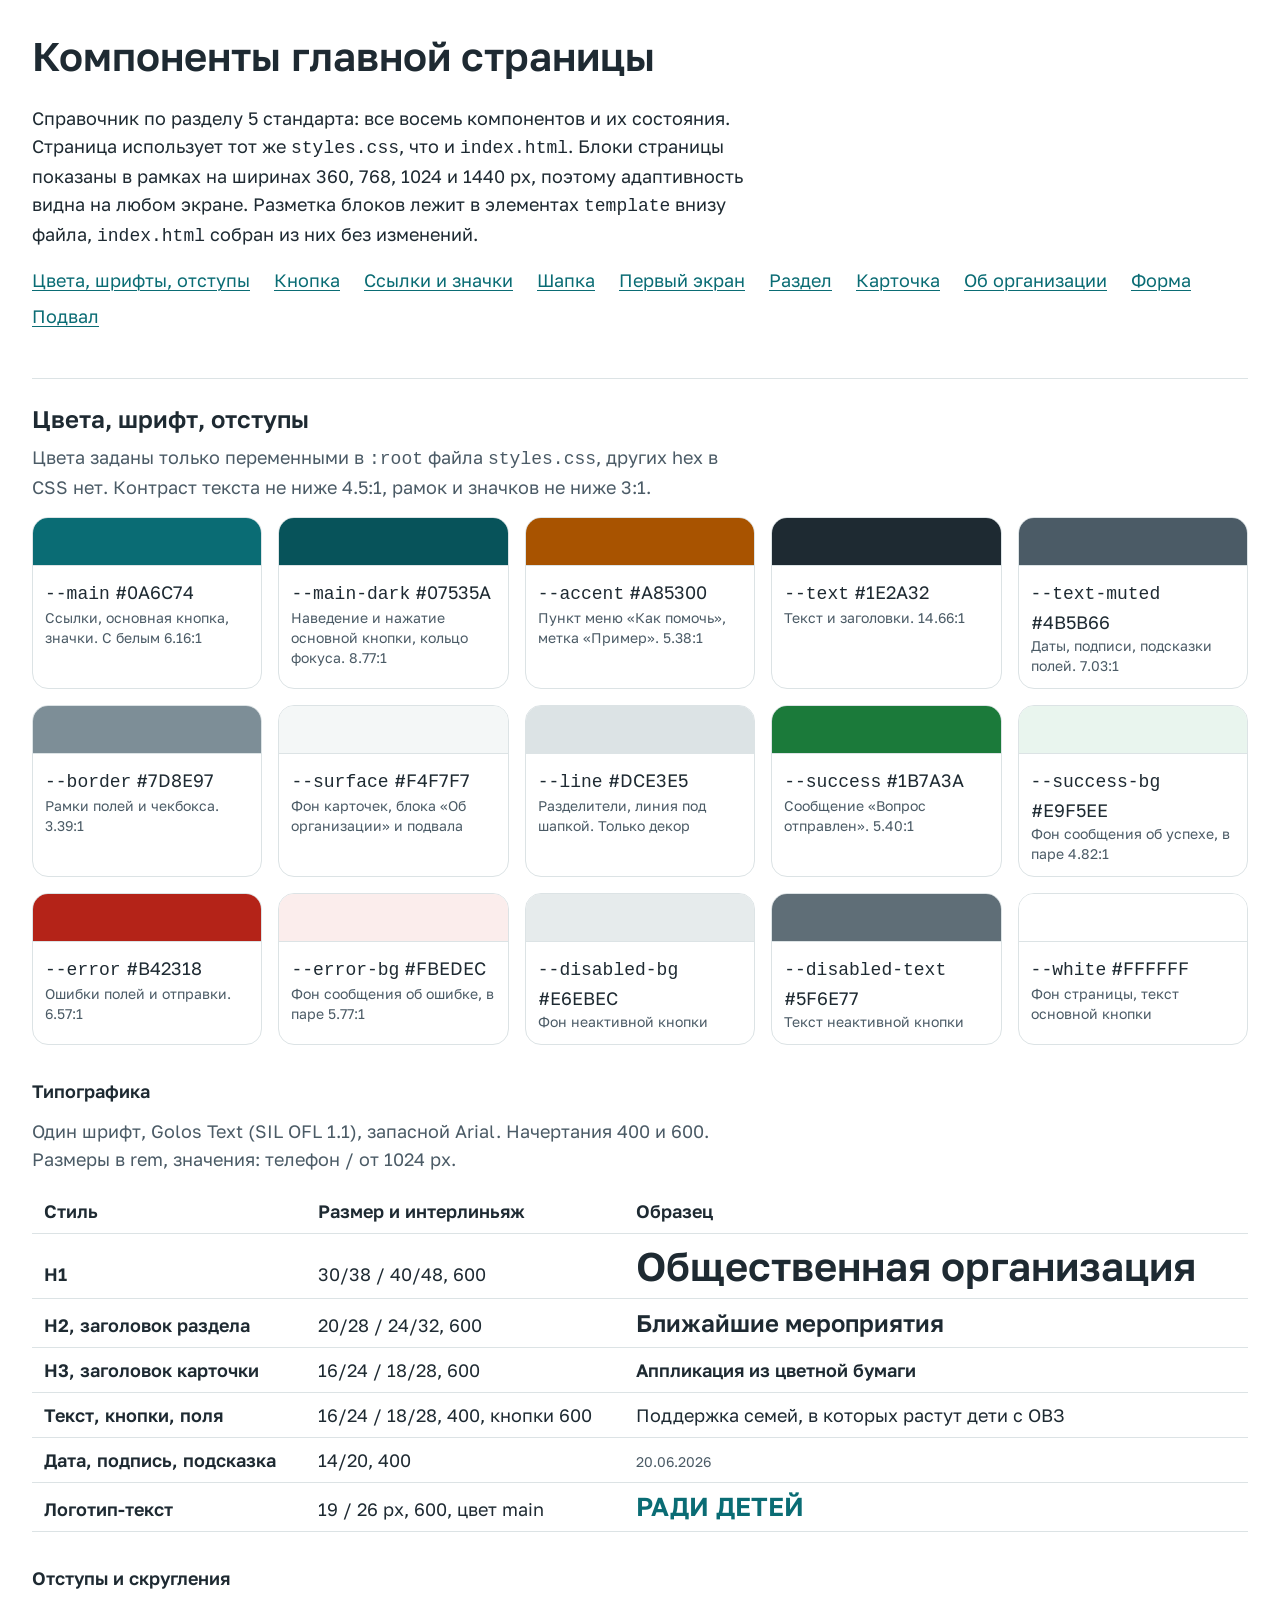
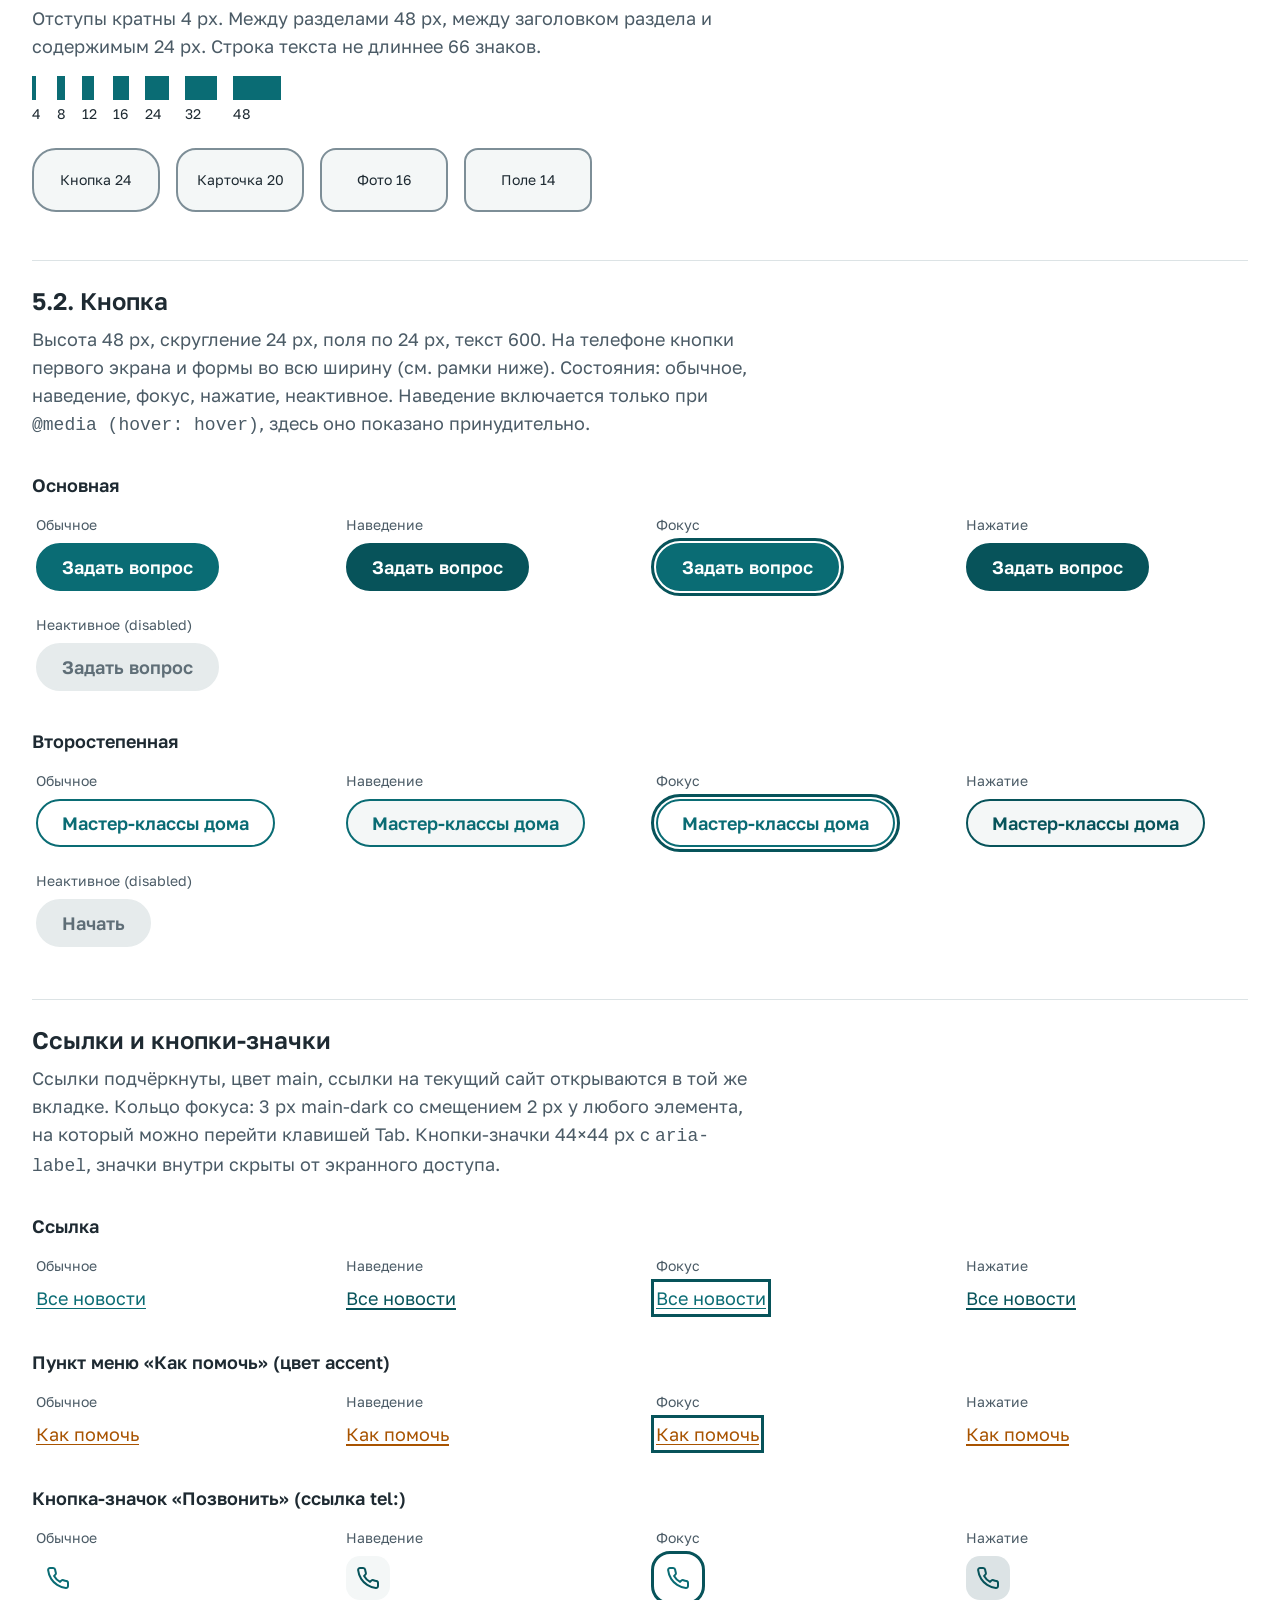
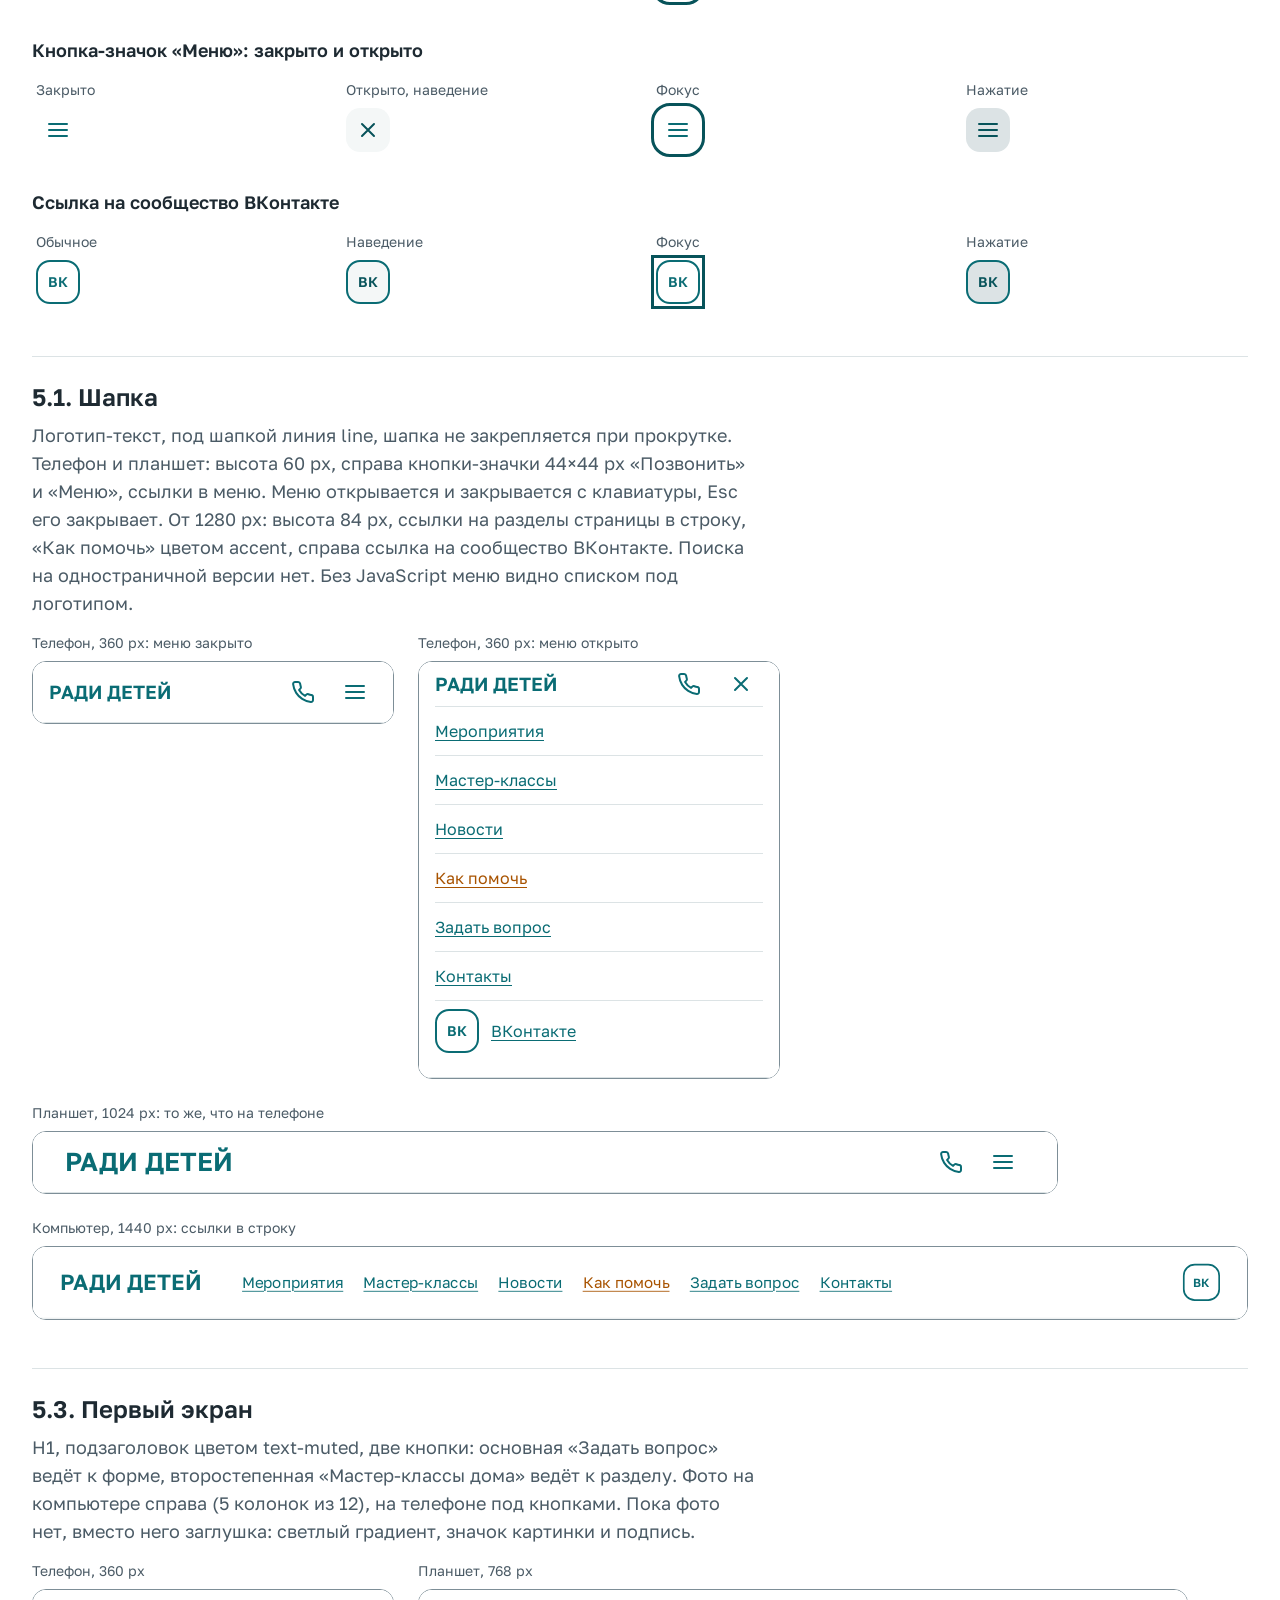
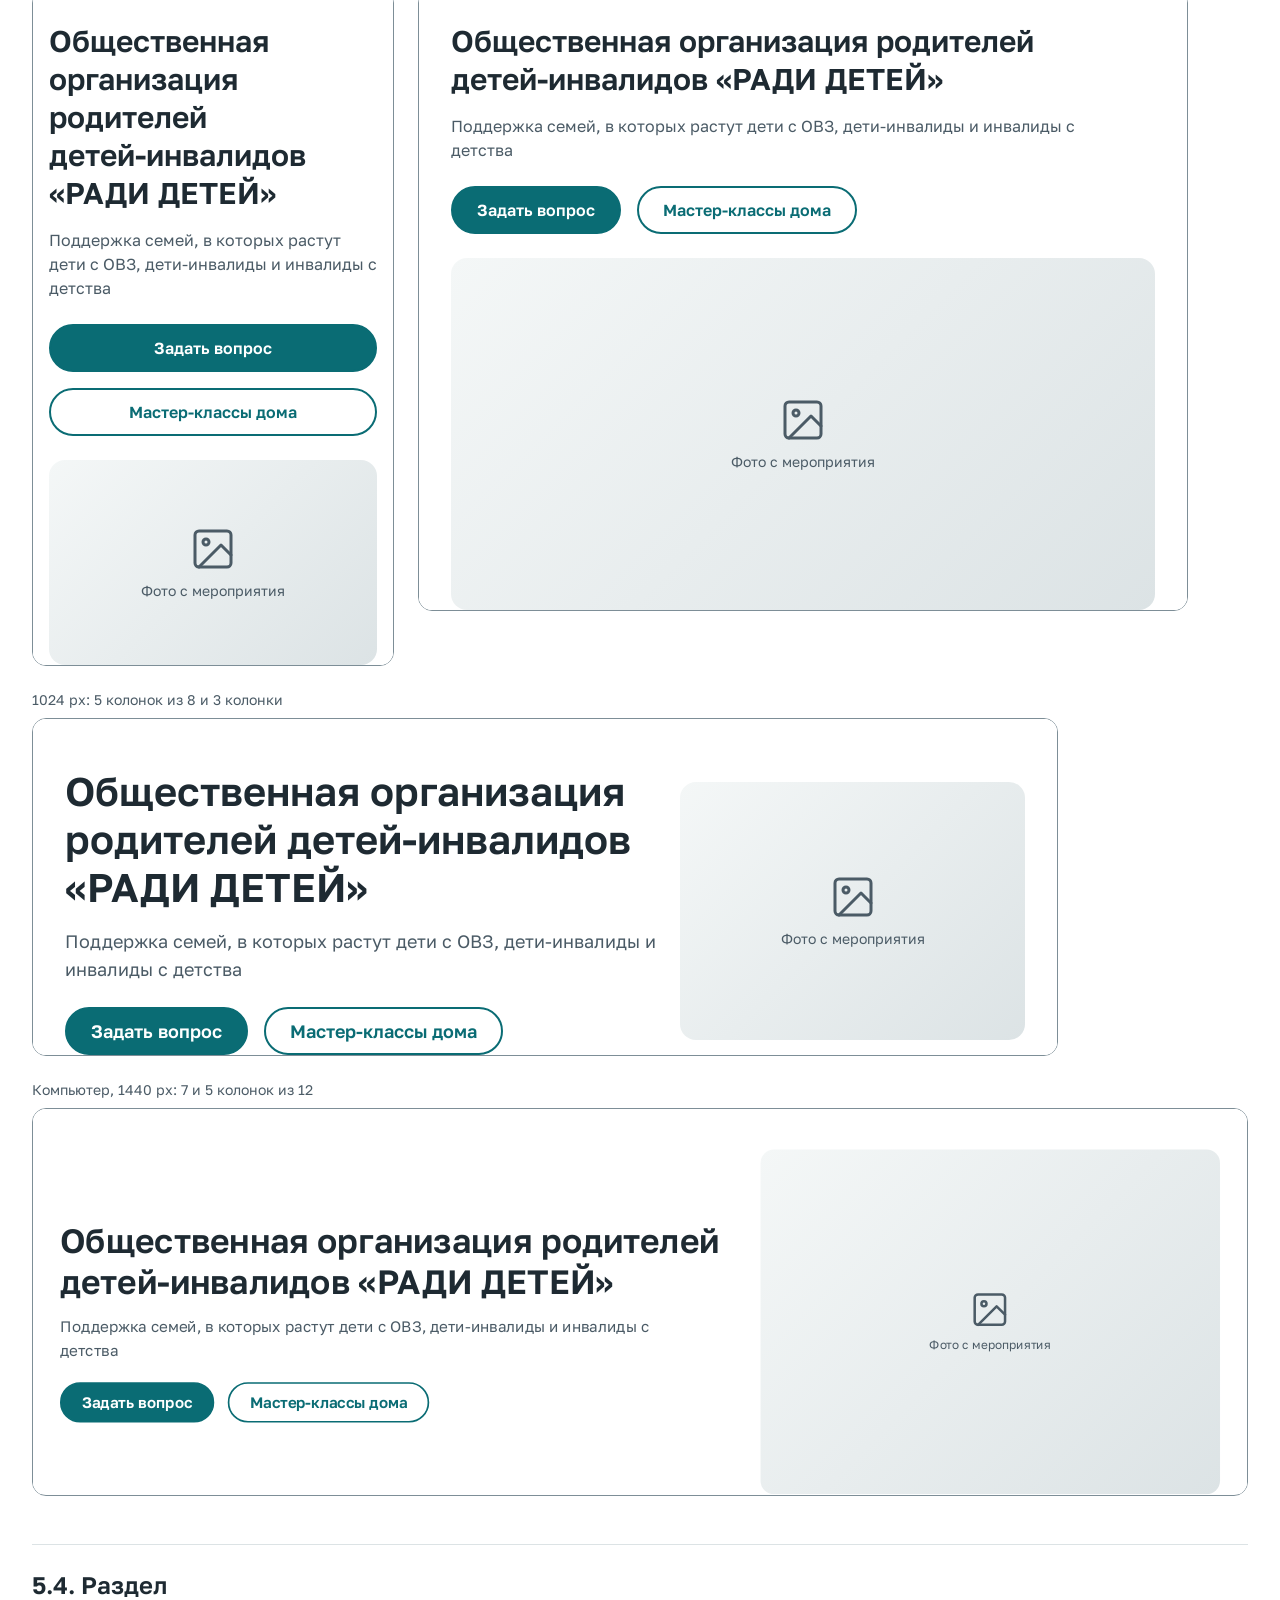
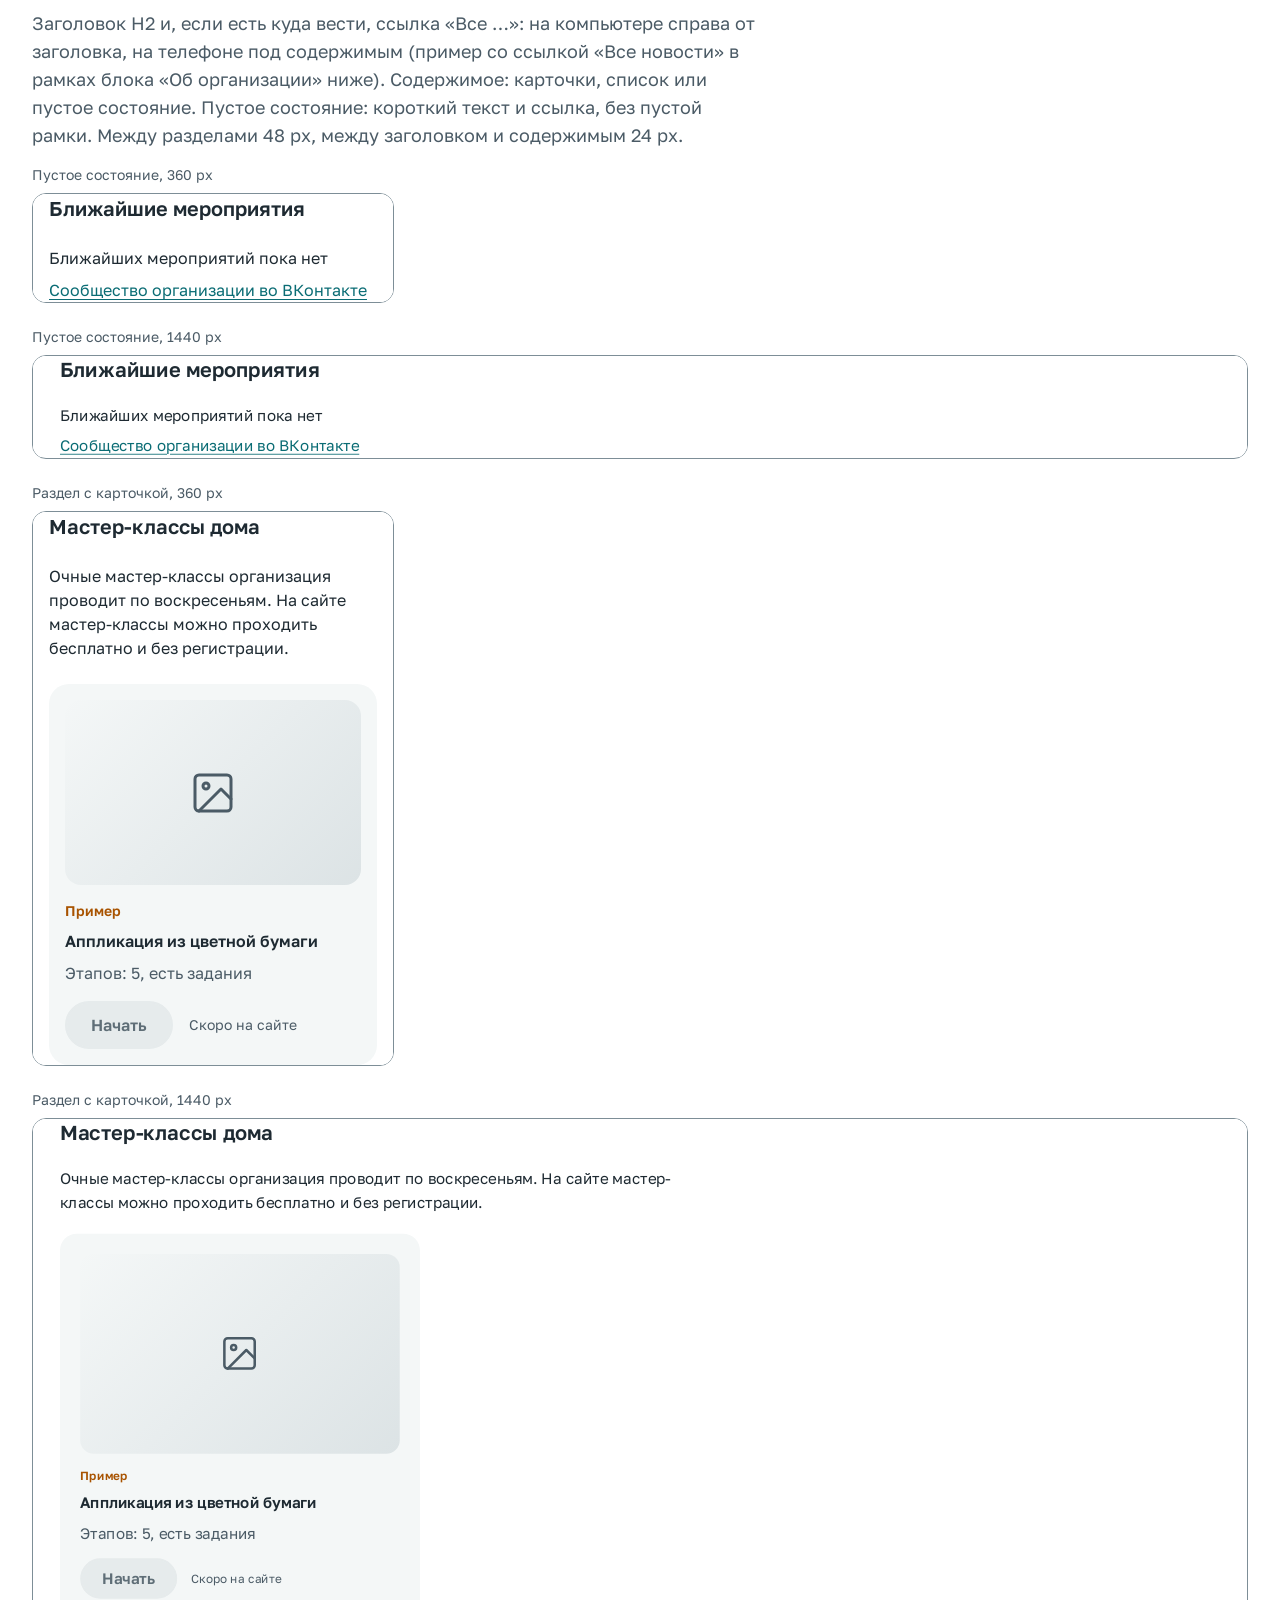
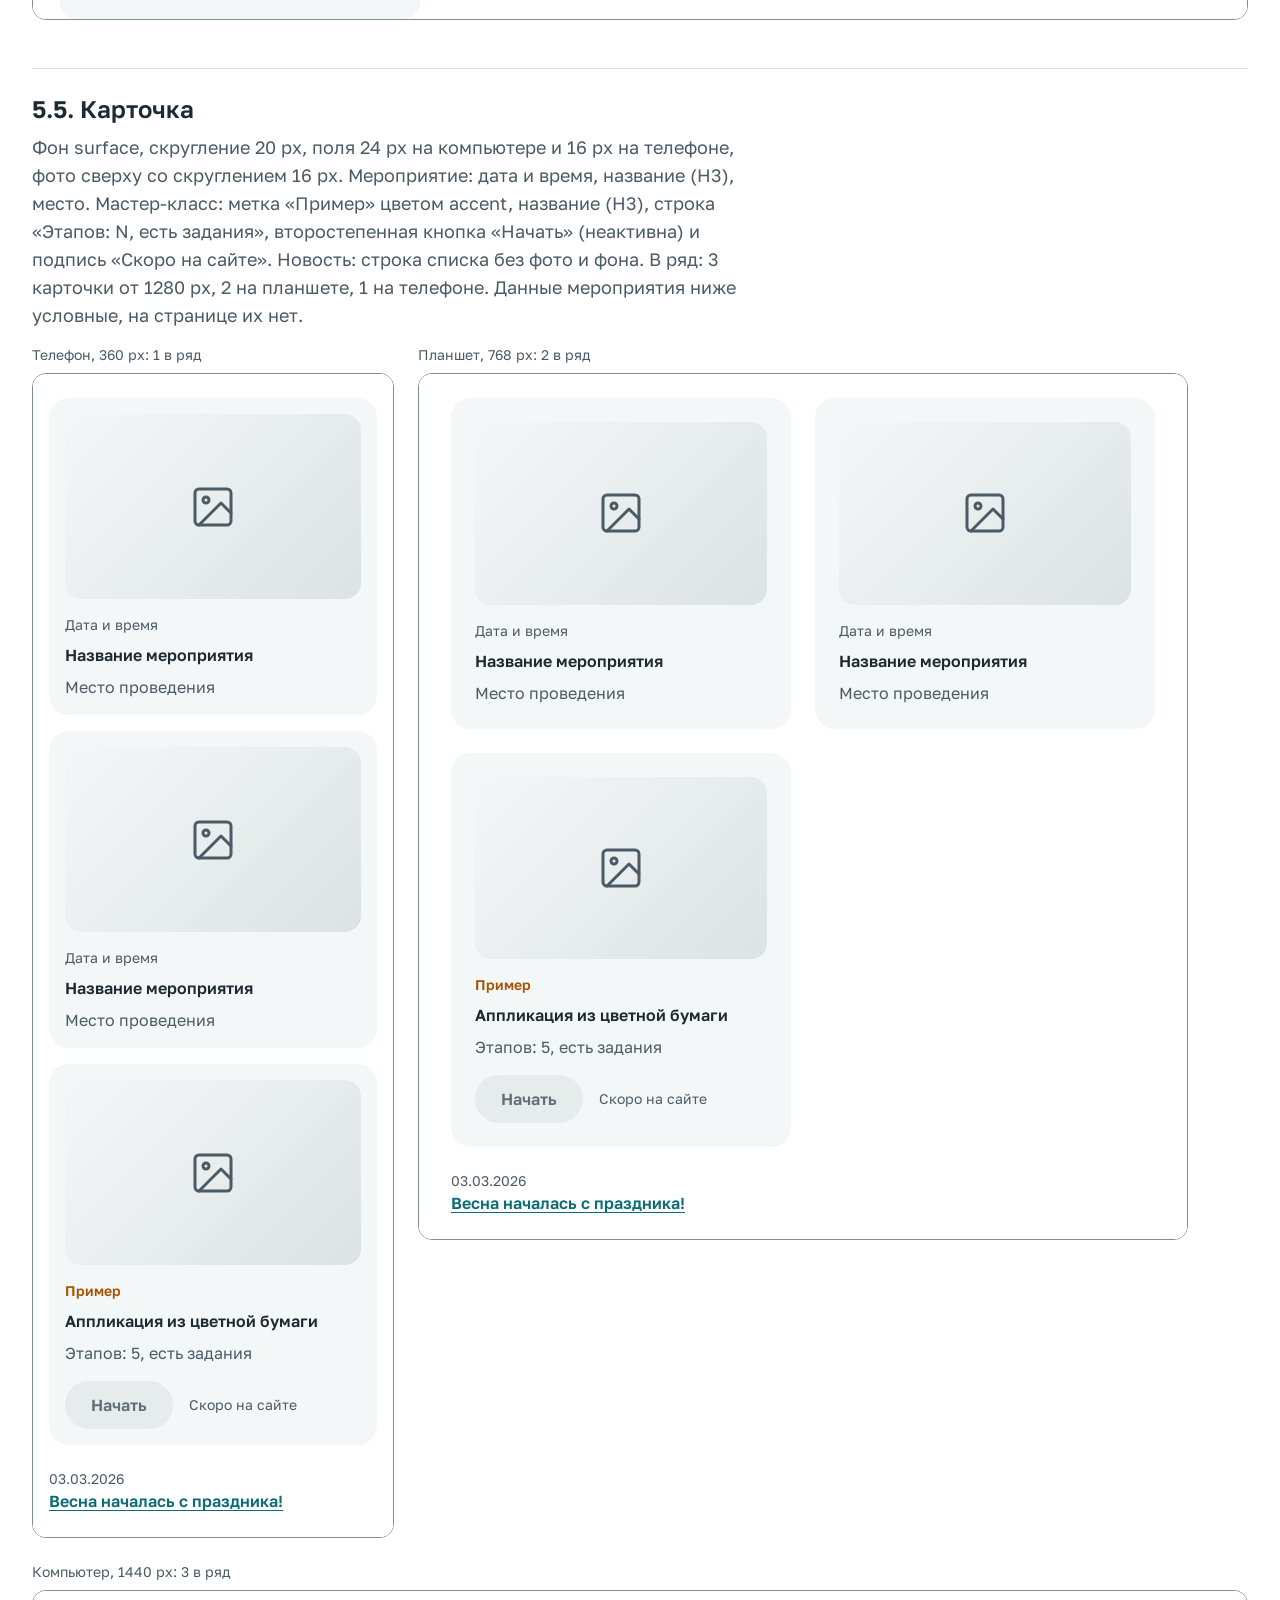
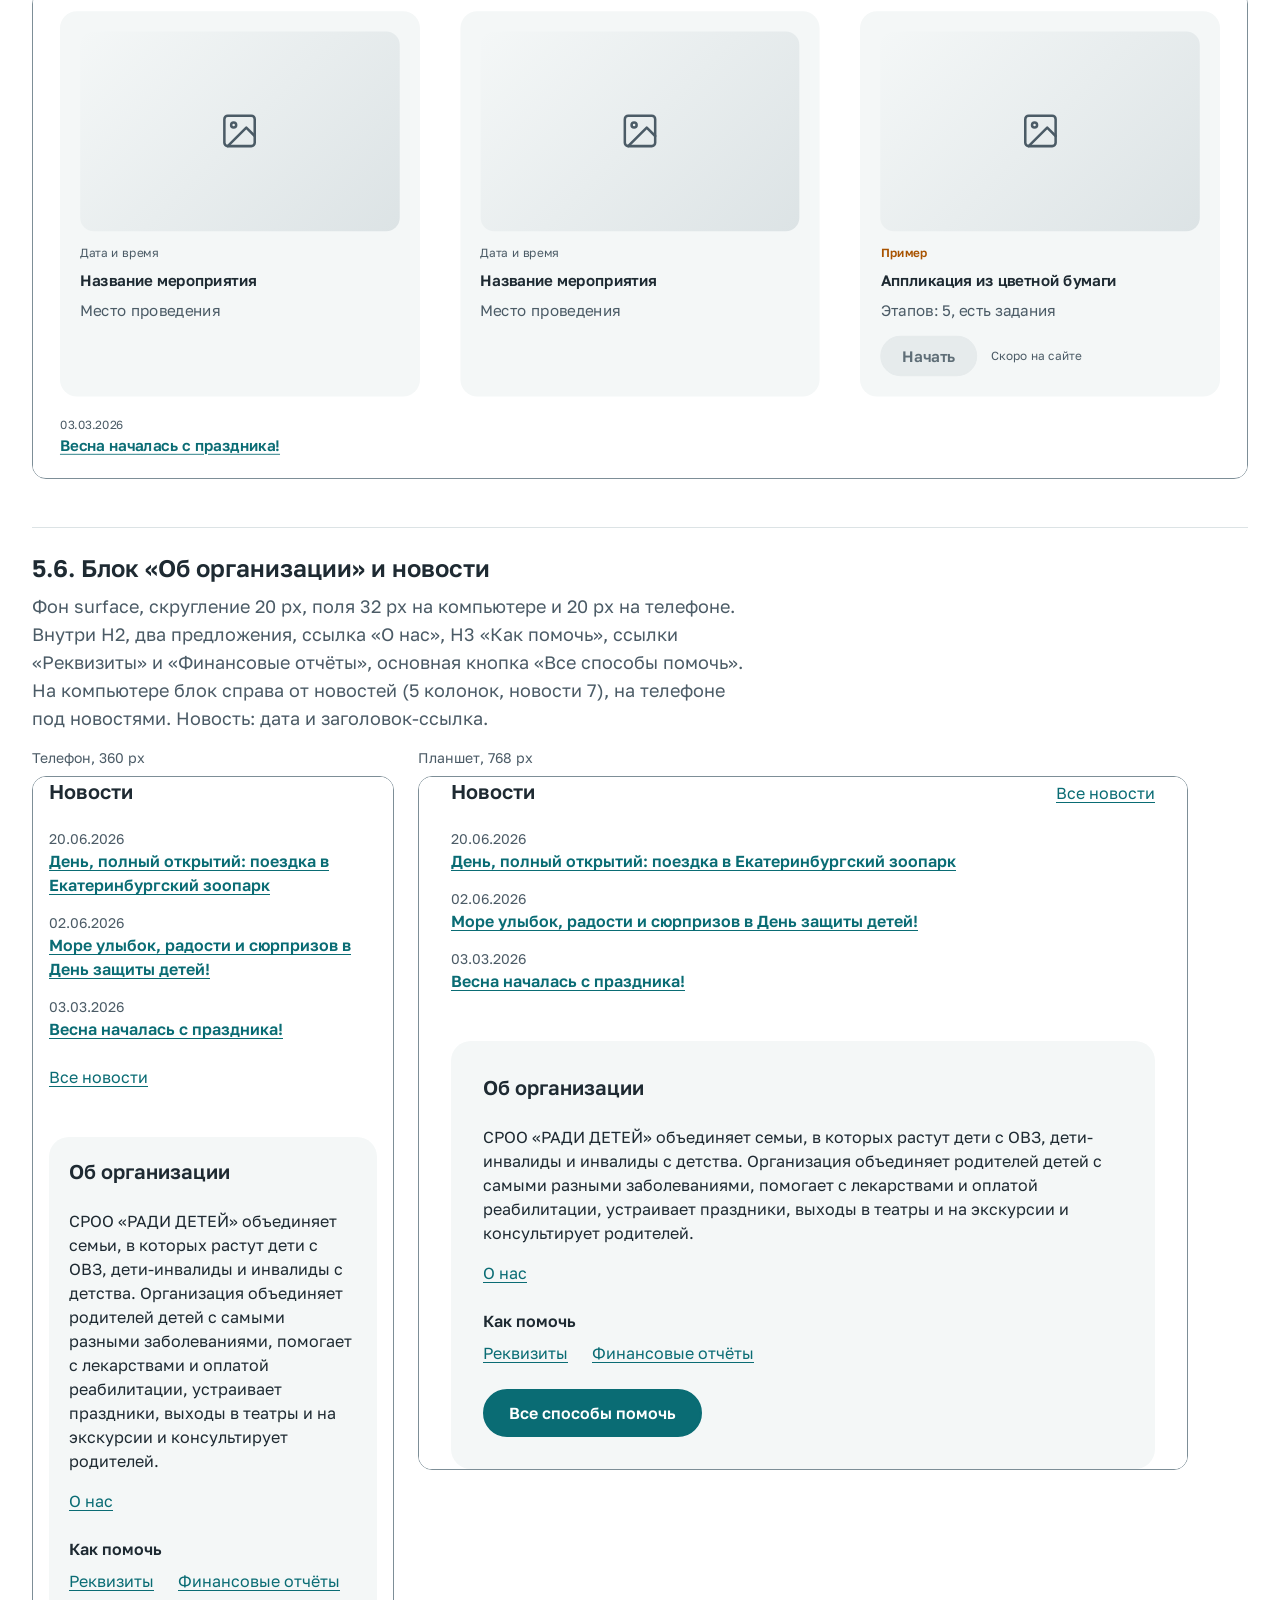
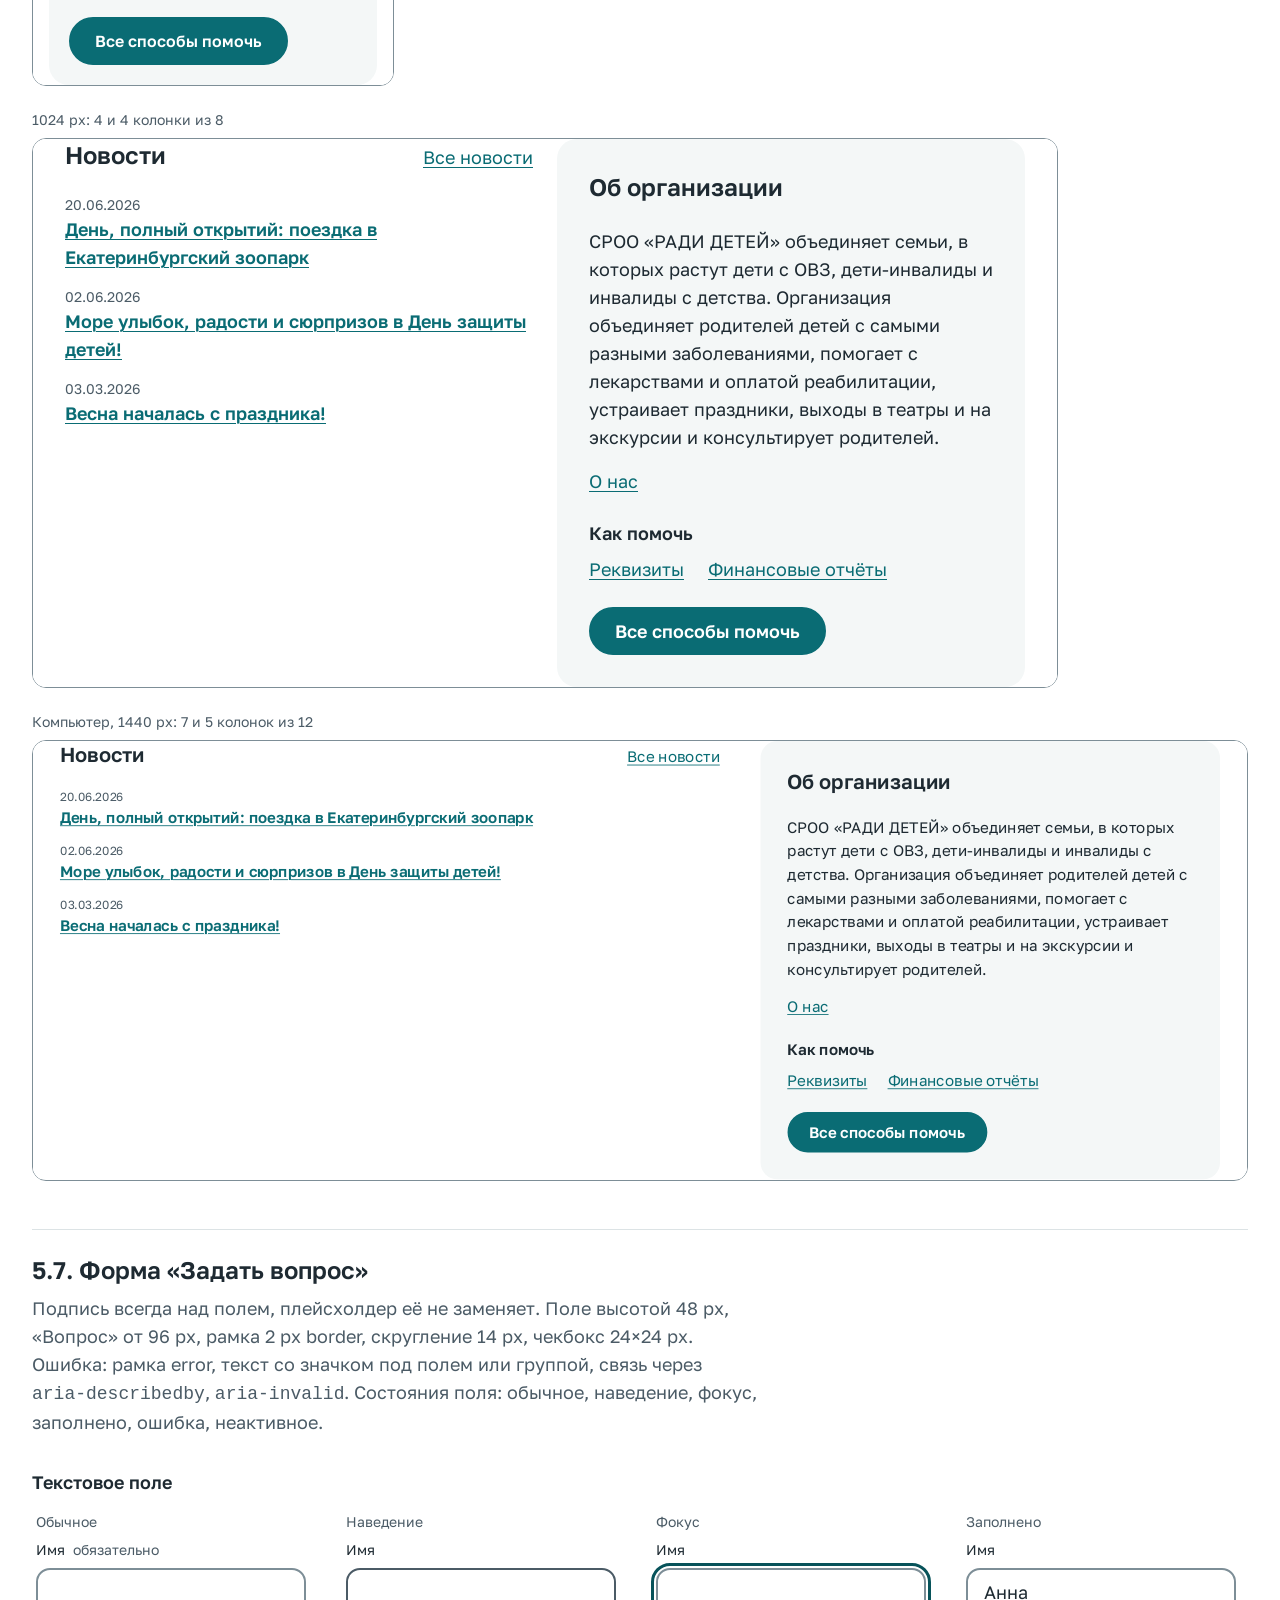
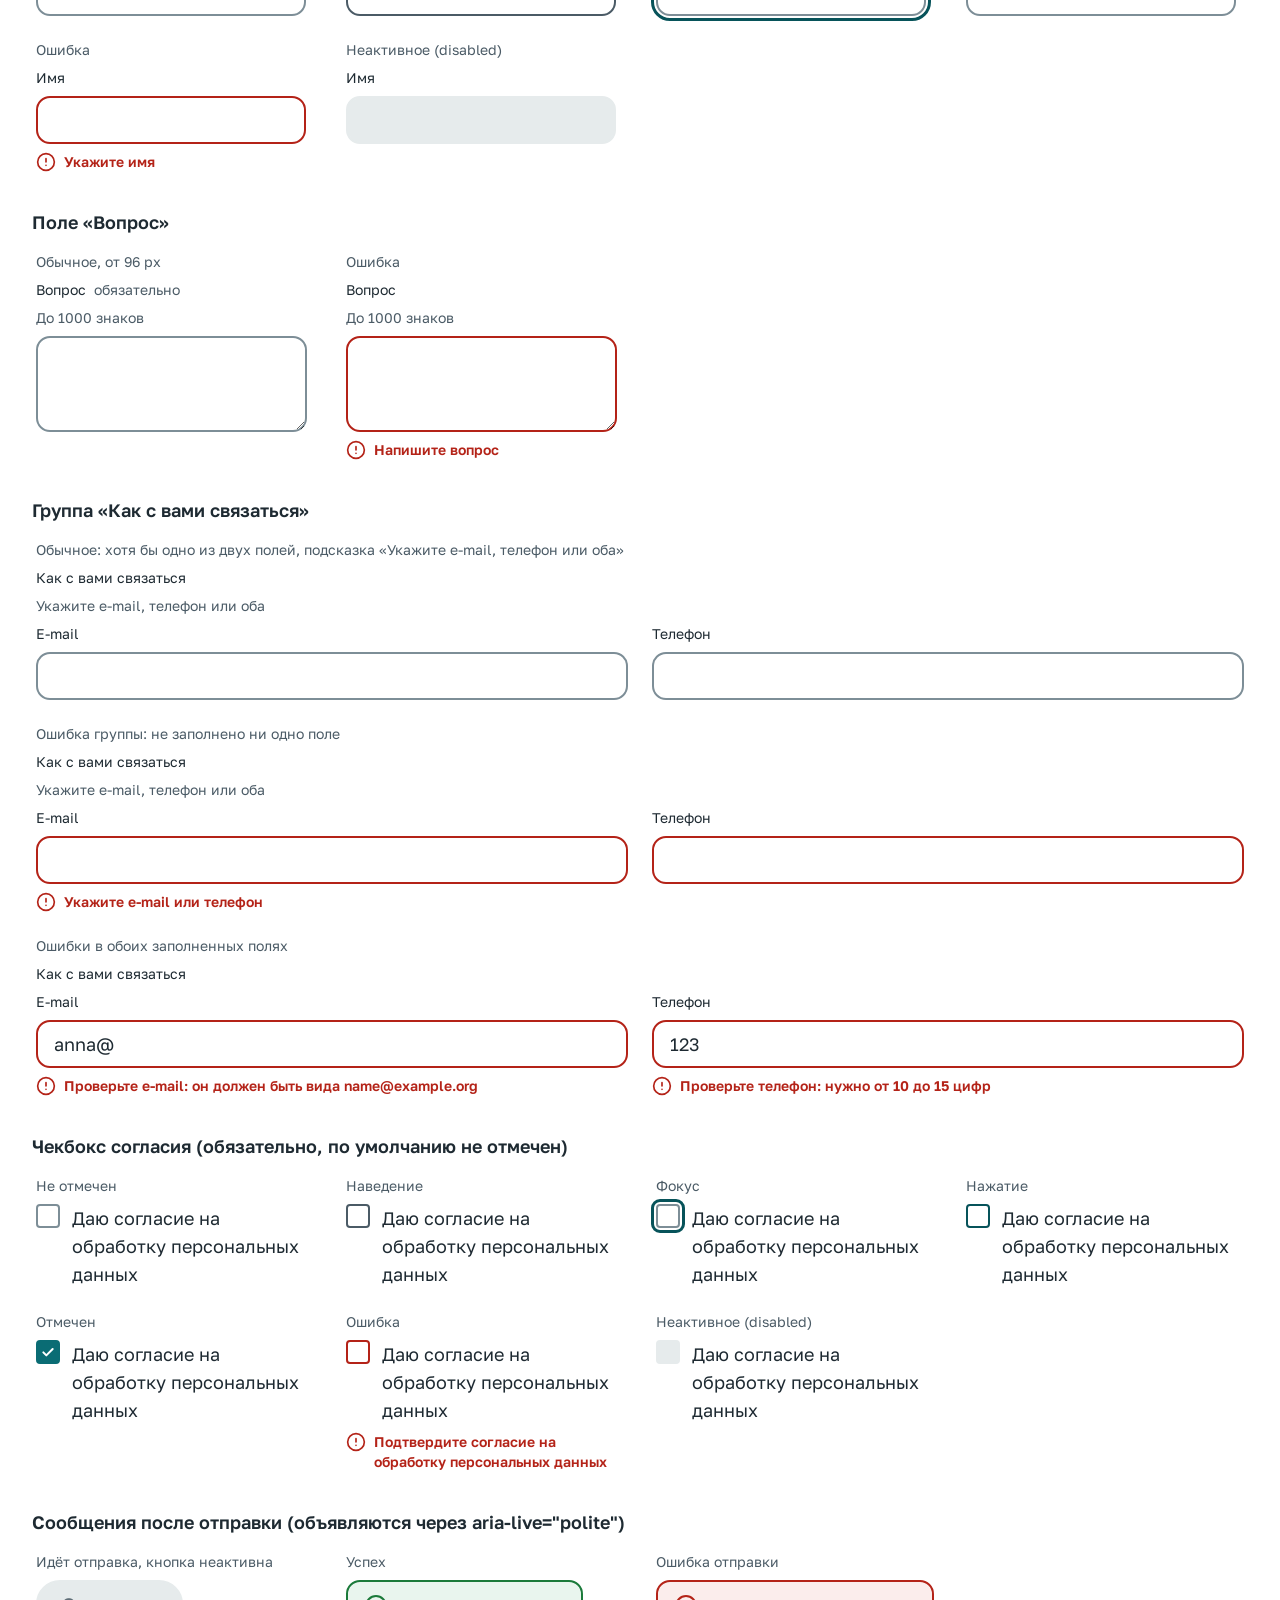
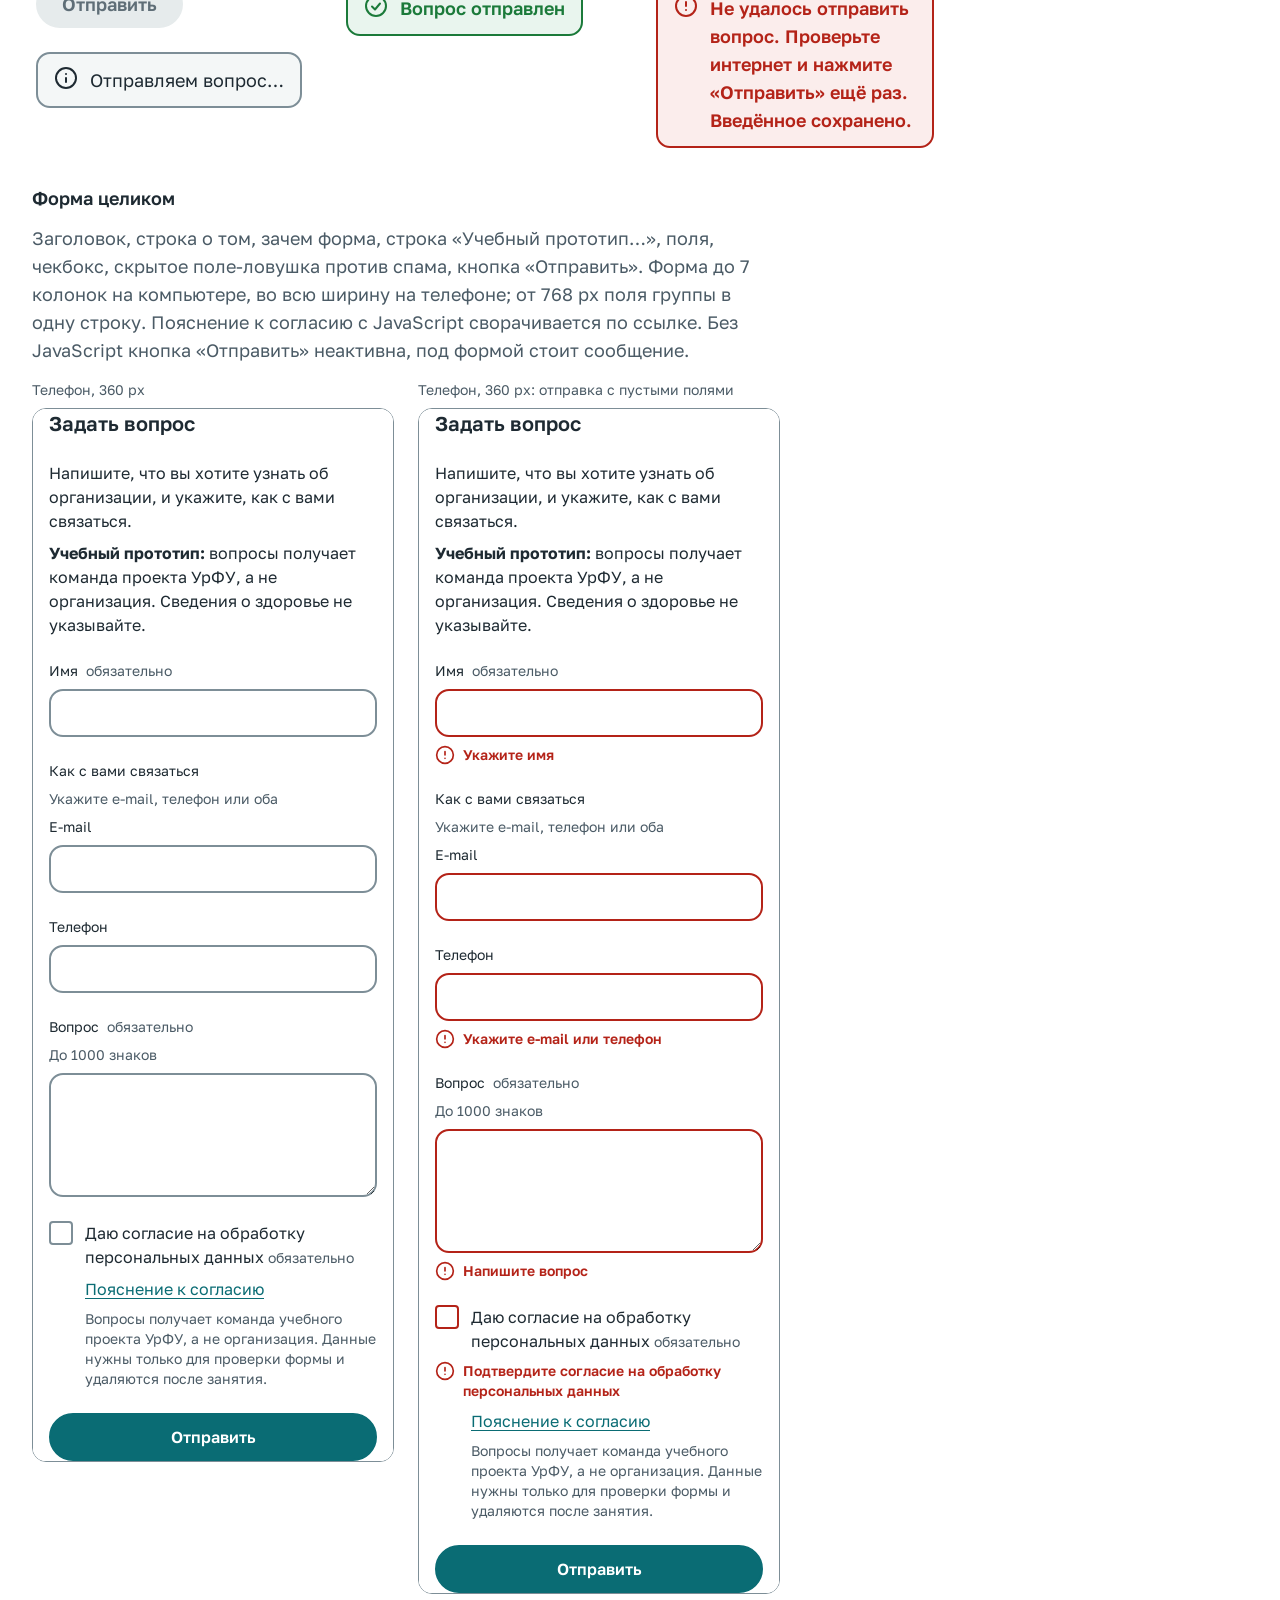
<file: v2/components.html>
<!doctype html>
<html lang="ru">
<head>
  <meta charset="utf-8">
  <meta name="viewport" content="width=device-width, initial-scale=1">
  <title>Компоненты — РАДИ ДЕТЕЙ</title>
  <meta name="description" content="Справочник компонентов главной страницы СРОО «РАДИ ДЕТЕЙ»: все компоненты раздела 5 стандарта со всеми состояниями.">
  <meta name="robots" content="noindex">
  <link rel="icon" href="data:,">
  <link rel="preload" href="fonts/golos-cyrillic.woff2" as="font" type="font/woff2" crossorigin>
  <link rel="preload" href="fonts/golos-latin.woff2" as="font" type="font/woff2" crossorigin>
  <link rel="stylesheet" href="styles.css">
  <style>
    /* Оформление справочника и принудительные состояния (hover, active, focus) для показа.
       Цвета только через переменные из styles.css. */
    .doc { padding-bottom: var(--space-48); }
    .doc > section { margin-top: var(--space-48); padding-top: var(--space-24); border-top: 1px solid var(--line); }
    .doc > section > h2 { margin-bottom: var(--space-8); }
    .doc h3 { margin-top: var(--space-32); margin-bottom: var(--space-12); }
    .doc .spec { color: var(--text-muted); margin-bottom: var(--space-16); }
    .doc-toc { display: flex; flex-wrap: wrap; gap: var(--space-8) var(--space-24); margin-top: var(--space-16); }
    .swatches { display: grid; grid-template-columns: repeat(auto-fill, minmax(220px, 1fr)); gap: var(--space-16); }
    .swatch { border: 1px solid var(--line); border-radius: var(--radius-photo); overflow: hidden; }
    .swatch__color { height: 48px; border-bottom: 1px solid var(--line); }
    .swatch__info { padding: var(--space-12); }
    .swatch__info p { max-width: none; }
    .table-wrap { overflow-x: auto; }
    .doc table { border-collapse: collapse; min-width: 560px; width: 100%; }
    .doc th, .doc td { padding: var(--space-8) var(--space-12); border-bottom: 1px solid var(--line); text-align: left; vertical-align: baseline; }
    .doc th { font-weight: 600; }
    .scale { display: flex; flex-wrap: wrap; align-items: flex-end; gap: var(--space-16); }
    .scale div { display: grid; gap: var(--space-4); justify-items: start; }
    .scale i { display: block; height: 24px; background: var(--main); }
    .radii { display: flex; flex-wrap: wrap; gap: var(--space-16); }
    .radii div { width: 128px; height: 64px; display: grid; place-items: center; background: var(--surface); border: 2px solid var(--border); text-align: center; }
    .matrix { display: grid; grid-template-columns: repeat(auto-fill, minmax(min(100%, 248px), 1fr)); gap: var(--space-16) var(--space-24); align-items: start; }
    .matrix > div { display: grid; gap: var(--space-8); justify-items: start; padding: var(--space-4); }
    .matrix > div.wide { grid-column: 1 / -1; }
    .matrix .cap { color: var(--text-muted); font-size: var(--fs-small); line-height: var(--lh-small); }
    .matrix .btn, .matrix .control { max-width: 100%; }
    .frames { display: flex; flex-wrap: wrap; gap: var(--space-24); align-items: flex-start; }
    .frame-slot, .frame { min-width: 0; max-width: 100%; margin: 0; }
    .frame__cap { color: var(--text-muted); font-size: var(--fs-small); line-height: var(--lh-small); margin-bottom: var(--space-8); }
    .frame__scroll { max-width: 100%; overflow-x: auto; border: 1px solid var(--border); border-radius: var(--radius-field); }
    .frame iframe { display: block; border: 0; background: var(--white); transform-origin: 0 0; }
    .frame__zoom { overflow: hidden; }
    .container.doc { max-width: 1520px; }
    .state-demo .btn--primary.is-hover:not(:disabled), .state-demo .btn--primary.is-active:not(:disabled) { background: var(--main-dark); border-color: var(--main-dark); color: var(--white); }
    .state-demo .btn--secondary.is-hover:not(:disabled) { background: var(--surface); }
    .state-demo .btn--secondary.is-active:not(:disabled) { background: var(--surface); border-color: var(--main-dark); color: var(--main-dark); }
    .state-demo .is-focus { outline: 3px solid var(--main-dark); outline-offset: 2px; }
    .state-demo .icon-btn.is-hover, .state-demo .mark-box.is-hover { background: var(--surface); color: var(--main-dark); }
    .state-demo .icon-btn.is-active, .state-demo .mark-box.is-active { background: var(--line); color: var(--main-dark); }
    .state-demo a.is-hover, .state-demo a.is-active { color: var(--main-dark); text-decoration-thickness: 2px; }
    .state-demo a.nav-accent.is-hover, .state-demo a.nav-accent.is-active { color: var(--accent); }
    .state-demo .control.is-hover { border-color: var(--text-muted); }
    .state-demo .check.is-hover .check__box { border-color: var(--text-muted); }
    .state-demo .check.is-active .check__box { border-color: var(--main-dark); }
  </style>
</head>
<body>
  <script>document.documentElement.classList.add('js');</script>
  <a class="skip-link" href="#doc">Перейти к содержимому</a>
  <svg class="sprite" id="sprite" width="0" height="0" aria-hidden="true" focusable="false">
    <symbol id="i-phone" viewBox="0 0 24 24"><path d="M22 16.92v3a2 2 0 0 1-2.18 2 19.79 19.79 0 0 1-8.63-3.07 19.5 19.5 0 0 1-6-6 19.79 19.79 0 0 1-3.07-8.67A2 2 0 0 1 4.11 2h3a2 2 0 0 1 2 1.72 12.84 12.84 0 0 0 .7 2.81 2 2 0 0 1-.45 2.11L8.09 9.91a16 16 0 0 0 6 6l1.27-1.27a2 2 0 0 1 2.11-.45 12.84 12.84 0 0 0 2.81.7A2 2 0 0 1 22 16.92z"/></symbol>
    <symbol id="i-menu" viewBox="0 0 24 24"><path d="M3 6h18M3 12h18M3 18h18"/></symbol>
    <symbol id="i-close" viewBox="0 0 24 24"><path d="M6 6l12 12M18 6L6 18"/></symbol>
    <symbol id="i-image" viewBox="0 0 24 24"><rect x="3" y="3" width="18" height="18" rx="2"/><circle cx="8.5" cy="8.5" r="1.5"/><path d="M21 15l-5-5L5 21"/></symbol>
    <symbol id="i-alert" viewBox="0 0 24 24"><circle cx="12" cy="12" r="10"/><path d="M12 8v4M12 16h.01"/></symbol>
    <symbol id="i-check-circle" viewBox="0 0 24 24"><circle cx="12" cy="12" r="10"/><path d="M8 12.5l3 3 5-6"/></symbol>
    <symbol id="i-info" viewBox="0 0 24 24"><circle cx="12" cy="12" r="10"/><path d="M12 16v-4M12 8h.01"/></symbol>
    <symbol id="i-check" viewBox="0 0 24 24"><path d="M5 12.5l4.5 4.5L19 7.5"/></symbol>
  </svg>
  <main class="container doc state-demo" id="doc">
    <div class="section__head" style="margin-top: var(--space-32)">
      <h1>Компоненты главной страницы</h1>
    </div>
    <p>Справочник по разделу 5 стандарта: все восемь компонентов и их состояния. Страница использует тот же <code>styles.css</code>, что и <code>index.html</code>. Блоки страницы показаны в рамках на ширинах 360, 768, 1024 и 1440 px, поэтому адаптивность видна на любом экране. Разметка блоков лежит в элементах <code>template</code> внизу файла, <code>index.html</code> собран из них без изменений.</p>
    <nav class="doc-toc" aria-label="Содержание справочника">
      <a href="#tokens">Цвета, шрифты, отступы</a>
      <a href="#c-button">Кнопка</a>
      <a href="#c-links">Ссылки и значки</a>
      <a href="#c-header">Шапка</a>
      <a href="#c-hero">Первый экран</a>
      <a href="#c-section">Раздел</a>
      <a href="#c-card">Карточка</a>
      <a href="#c-about">Об организации</a>
      <a href="#c-form">Форма</a>
      <a href="#c-footer">Подвал</a>
    </nav>
    <section id="tokens" aria-labelledby="tokens-title">
      <h2 id="tokens-title">Цвета, шрифт, отступы</h2>
      <p class="spec">Цвета заданы только переменными в <code>:root</code> файла <code>styles.css</code>, других hex в CSS нет. Контраст текста не ниже 4.5:1, рамок и значков не ниже 3:1.</p>
      <div class="swatches">
        <div class="swatch"><div class="swatch__color" style="background: var(--main)"></div><div class="swatch__info"><p><code>--main</code> #0A6C74</p><p class="small muted">Ссылки, основная кнопка, значки. С белым 6.16:1</p></div></div>
        <div class="swatch"><div class="swatch__color" style="background: var(--main-dark)"></div><div class="swatch__info"><p><code>--main-dark</code> #07535A</p><p class="small muted">Наведение и нажатие основной кнопки, кольцо фокуса. 8.77:1</p></div></div>
        <div class="swatch"><div class="swatch__color" style="background: var(--accent)"></div><div class="swatch__info"><p><code>--accent</code> #A85300</p><p class="small muted">Пункт меню «Как помочь», метка «Пример». 5.38:1</p></div></div>
        <div class="swatch"><div class="swatch__color" style="background: var(--text)"></div><div class="swatch__info"><p><code>--text</code> #1E2A32</p><p class="small muted">Текст и заголовки. 14.66:1</p></div></div>
        <div class="swatch"><div class="swatch__color" style="background: var(--text-muted)"></div><div class="swatch__info"><p><code>--text-muted</code> #4B5B66</p><p class="small muted">Даты, подписи, подсказки полей. 7.03:1</p></div></div>
        <div class="swatch"><div class="swatch__color" style="background: var(--border)"></div><div class="swatch__info"><p><code>--border</code> #7D8E97</p><p class="small muted">Рамки полей и чекбокса. 3.39:1</p></div></div>
        <div class="swatch"><div class="swatch__color" style="background: var(--surface)"></div><div class="swatch__info"><p><code>--surface</code> #F4F7F7</p><p class="small muted">Фон карточек, блока «Об организации» и подвала</p></div></div>
        <div class="swatch"><div class="swatch__color" style="background: var(--line)"></div><div class="swatch__info"><p><code>--line</code> #DCE3E5</p><p class="small muted">Разделители, линия под шапкой. Только декор</p></div></div>
        <div class="swatch"><div class="swatch__color" style="background: var(--success)"></div><div class="swatch__info"><p><code>--success</code> #1B7A3A</p><p class="small muted">Сообщение «Вопрос отправлен». 5.40:1</p></div></div>
        <div class="swatch"><div class="swatch__color" style="background: var(--success-bg)"></div><div class="swatch__info"><p><code>--success-bg</code> #E9F5EE</p><p class="small muted">Фон сообщения об успехе, в паре 4.82:1</p></div></div>
        <div class="swatch"><div class="swatch__color" style="background: var(--error)"></div><div class="swatch__info"><p><code>--error</code> #B42318</p><p class="small muted">Ошибки полей и отправки. 6.57:1</p></div></div>
        <div class="swatch"><div class="swatch__color" style="background: var(--error-bg)"></div><div class="swatch__info"><p><code>--error-bg</code> #FBEDEC</p><p class="small muted">Фон сообщения об ошибке, в паре 5.77:1</p></div></div>
        <div class="swatch"><div class="swatch__color" style="background: var(--disabled-bg)"></div><div class="swatch__info"><p><code>--disabled-bg</code> #E6EBEC</p><p class="small muted">Фон неактивной кнопки</p></div></div>
        <div class="swatch"><div class="swatch__color" style="background: var(--disabled-text)"></div><div class="swatch__info"><p><code>--disabled-text</code> #5F6E77</p><p class="small muted">Текст неактивной кнопки</p></div></div>
        <div class="swatch"><div class="swatch__color" style="background: var(--white)"></div><div class="swatch__info"><p><code>--white</code> #FFFFFF</p><p class="small muted">Фон страницы, текст основной кнопки</p></div></div>
      </div>
      <h3>Типографика</h3>
      <p class="spec">Один шрифт, Golos Text (SIL OFL 1.1), запасной Arial. Начертания 400 и 600. Размеры в rem, значения: телефон / от 1024 px.</p>
      <div class="table-wrap" data-label="Типографика, таблица">
        <table>
          <thead><tr><th scope="col">Стиль</th><th scope="col">Размер и интерлиньяж</th><th scope="col">Образец</th></tr></thead>
          <tbody>
            <tr><th scope="row">H1</th><td>30/38 / 40/48, 600</td><td><p style="font-size: var(--fs-h1); line-height: var(--lh-h1); font-weight: 600">Общественная организация</p></td></tr>
            <tr><th scope="row">H2, заголовок раздела</th><td>20/28 / 24/32, 600</td><td><p class="h2">Ближайшие мероприятия</p></td></tr>
            <tr><th scope="row">H3, заголовок карточки</th><td>16/24 / 18/28, 600</td><td><p class="h3">Аппликация из цветной бумаги</p></td></tr>
            <tr><th scope="row">Текст, кнопки, поля</th><td>16/24 / 18/28, 400, кнопки 600</td><td><p>Поддержка семей, в которых растут дети с ОВЗ</p></td></tr>
            <tr><th scope="row">Дата, подпись, подсказка</th><td>14/20, 400</td><td><p class="small muted">20.06.2026</p></td></tr>
            <tr><th scope="row">Логотип-текст</th><td>19 / 26 px, 600, цвет main</td><td><p class="logo" style="margin: 0; padding: 0">РАДИ ДЕТЕЙ</p></td></tr>
          </tbody>
        </table>
      </div>
      <h3>Отступы и скругления</h3>
      <p class="spec">Отступы кратны 4 px. Между разделами 48 px, между заголовком раздела и содержимым 24 px. Строка текста не длиннее 66 знаков.</p>
      <div class="scale">
        <div><i style="width: 4px"></i><span class="small">4</span></div>
        <div><i style="width: 8px"></i><span class="small">8</span></div>
        <div><i style="width: 12px"></i><span class="small">12</span></div>
        <div><i style="width: 16px"></i><span class="small">16</span></div>
        <div><i style="width: 24px"></i><span class="small">24</span></div>
        <div><i style="width: 32px"></i><span class="small">32</span></div>
        <div><i style="width: 48px"></i><span class="small">48</span></div>
      </div>
      <div class="radii" style="margin-top: var(--space-24)">
        <div class="small" style="border-radius: var(--radius-button)">Кнопка 24</div>
        <div class="small" style="border-radius: var(--radius-card)">Карточка 20</div>
        <div class="small" style="border-radius: var(--radius-photo)">Фото 16</div>
        <div class="small" style="border-radius: var(--radius-field)">Поле 14</div>
      </div>
    </section>
    <section id="c-button" aria-labelledby="c-button-title">
      <h2 id="c-button-title">5.2. Кнопка</h2>
      <p class="spec">Высота 48 px, скругление 24 px, поля по 24 px, текст 600. На телефоне кнопки первого экрана и формы во всю ширину (см. рамки ниже). Состояния: обычное, наведение, фокус, нажатие, неактивное. Наведение включается только при <code>@media (hover: hover)</code>, здесь оно показано принудительно.</p>
      <h3>Основная</h3>
      <div class="matrix">
        <div><span class="cap">Обычное</span><button class="btn btn--primary" type="button">Задать вопрос</button></div>
        <div><span class="cap">Наведение</span><button class="btn btn--primary is-hover" type="button">Задать вопрос</button></div>
        <div><span class="cap">Фокус</span><button class="btn btn--primary is-focus" type="button">Задать вопрос</button></div>
        <div><span class="cap">Нажатие</span><button class="btn btn--primary is-active" type="button">Задать вопрос</button></div>
        <div><span class="cap">Неактивное (disabled)</span><button class="btn btn--primary" type="button" disabled>Задать вопрос</button></div>
      </div>
      <h3>Второстепенная</h3>
      <div class="matrix">
        <div><span class="cap">Обычное</span><button class="btn btn--secondary" type="button">Мастер-классы дома</button></div>
        <div><span class="cap">Наведение</span><button class="btn btn--secondary is-hover" type="button">Мастер-классы дома</button></div>
        <div><span class="cap">Фокус</span><button class="btn btn--secondary is-focus" type="button">Мастер-классы дома</button></div>
        <div><span class="cap">Нажатие</span><button class="btn btn--secondary is-active" type="button">Мастер-классы дома</button></div>
        <div><span class="cap">Неактивное (disabled)</span><button class="btn btn--secondary" type="button" disabled>Начать</button></div>
      </div>
    </section>

    <section id="c-links" aria-labelledby="c-links-title">
      <h2 id="c-links-title">Ссылки и кнопки-значки</h2>
      <p class="spec">Ссылки подчёркнуты, цвет main, ссылки на текущий сайт открываются в той же вкладке. Кольцо фокуса: 3 px main-dark со смещением 2 px у любого элемента, на который можно перейти клавишей Tab. Кнопки-значки 44×44 px с <code>aria-label</code>, значки внутри скрыты от экранного доступа.</p>
      <h3>Ссылка</h3>
      <div class="matrix">
        <div><span class="cap">Обычное</span><a href="#c-links">Все новости</a></div>
        <div><span class="cap">Наведение</span><a class="is-hover" href="#c-links">Все новости</a></div>
        <div><span class="cap">Фокус</span><a class="is-focus" href="#c-links">Все новости</a></div>
        <div><span class="cap">Нажатие</span><a class="is-active" href="#c-links">Все новости</a></div>
      </div>
      <h3>Пункт меню «Как помочь» (цвет accent)</h3>
      <div class="matrix">
        <div><span class="cap">Обычное</span><a class="nav-accent" style="color: var(--accent)" href="#c-links">Как помочь</a></div>
        <div><span class="cap">Наведение</span><a class="nav-accent is-hover" style="color: var(--accent)" href="#c-links">Как помочь</a></div>
        <div><span class="cap">Фокус</span><a class="nav-accent is-focus" style="color: var(--accent)" href="#c-links">Как помочь</a></div>
        <div><span class="cap">Нажатие</span><a class="nav-accent is-active" style="color: var(--accent)" href="#c-links">Как помочь</a></div>
      </div>
      <h3>Кнопка-значок «Позвонить» (ссылка tel:)</h3>
      <div class="matrix">
        <div><span class="cap">Обычное</span><a class="icon-btn" href="tel:+70000000000" aria-label="Позвонить"><svg class="icon" aria-hidden="true"><use href="#i-phone"/></svg></a></div>
        <div><span class="cap">Наведение</span><a class="icon-btn is-hover" href="tel:+70000000000" aria-label="Позвонить"><svg class="icon" aria-hidden="true"><use href="#i-phone"/></svg></a></div>
        <div><span class="cap">Фокус</span><a class="icon-btn is-focus" href="tel:+70000000000" aria-label="Позвонить"><svg class="icon" aria-hidden="true"><use href="#i-phone"/></svg></a></div>
        <div><span class="cap">Нажатие</span><a class="icon-btn is-active" href="tel:+70000000000" aria-label="Позвонить"><svg class="icon" aria-hidden="true"><use href="#i-phone"/></svg></a></div>
      </div>
      <h3>Кнопка-значок «Меню»: закрыто и открыто</h3>
      <div class="matrix">
        <div><span class="cap">Закрыто</span><button class="icon-btn" type="button" aria-label="Меню" aria-expanded="false"><svg class="icon" aria-hidden="true"><use href="#i-menu"/></svg></button></div>
        <div><span class="cap">Открыто, наведение</span><button class="icon-btn is-hover" type="button" aria-label="Меню" aria-expanded="true"><svg class="icon" aria-hidden="true"><use href="#i-close"/></svg></button></div>
        <div><span class="cap">Фокус</span><button class="icon-btn is-focus" type="button" aria-label="Меню" aria-expanded="false"><svg class="icon" aria-hidden="true"><use href="#i-menu"/></svg></button></div>
        <div><span class="cap">Нажатие</span><button class="icon-btn is-active" type="button" aria-label="Меню" aria-expanded="false"><svg class="icon" aria-hidden="true"><use href="#i-menu"/></svg></button></div>
      </div>
      <h3>Ссылка на сообщество ВКонтакте</h3>
      <div class="matrix">
        <div><span class="cap">Обычное</span><a class="vk-link" href="#c-links"><span aria-hidden="true" class="mark-box">ВК</span><span class="visually-hidden">ВКонтакте</span></a></div>
        <div><span class="cap">Наведение</span><a class="vk-link" href="#c-links"><span aria-hidden="true" class="mark-box is-hover">ВК</span><span class="visually-hidden">ВКонтакте</span></a></div>
        <div><span class="cap">Фокус</span><a class="vk-link is-focus" href="#c-links"><span aria-hidden="true" class="mark-box">ВК</span><span class="visually-hidden">ВКонтакте</span></a></div>
        <div><span class="cap">Нажатие</span><a class="vk-link" href="#c-links"><span aria-hidden="true" class="mark-box is-active">ВК</span><span class="visually-hidden">ВКонтакте</span></a></div>
      </div>
    </section>
    <section id="c-header" aria-labelledby="c-header-title">
      <h2 id="c-header-title">5.1. Шапка</h2>
      <p class="spec">Логотип-текст, под шапкой линия line, шапка не закрепляется при прокрутке. Телефон и планшет: высота 60 px, справа кнопки-значки 44×44 px «Позвонить» и «Меню», ссылки в меню. Меню открывается и закрывается с клавиатуры, Esc его закрывает. От 1280 px: высота 84 px, ссылки на разделы страницы в строку, «Как помочь» цветом accent, справа ссылка на сообщество ВКонтакте. Поиска на одностраничной версии нет. Без JavaScript меню видно списком под логотипом.</p>
      <div class="frames">
        <div class="frame-slot" data-tpl="tpl-header" data-width="360" data-caption="Телефон, 360 px: меню закрыто"></div>
        <div class="frame-slot" data-tpl="tpl-header" data-width="360" data-open="1" data-caption="Телефон, 360 px: меню открыто"></div>
        <div class="frame-slot" data-tpl="tpl-header" data-width="1024" data-caption="Планшет, 1024 px: то же, что на телефоне"></div>
        <div class="frame-slot" data-tpl="tpl-header" data-width="1440" data-caption="Компьютер, 1440 px: ссылки в строку"></div>
      </div>
    </section>

    <section id="c-hero" aria-labelledby="c-hero-title">
      <h2 id="c-hero-title">5.3. Первый экран</h2>
      <p class="spec">H1, подзаголовок цветом text-muted, две кнопки: основная «Задать вопрос» ведёт к форме, второстепенная «Мастер-классы дома» ведёт к разделу. Фото на компьютере справа (5 колонок из 12), на телефоне под кнопками. Пока фото нет, вместо него заглушка: светлый градиент, значок картинки и подпись.</p>
      <div class="frames">
        <div class="frame-slot" data-tpl="tpl-hero" data-width="360" data-caption="Телефон, 360 px"></div>
        <div class="frame-slot" data-tpl="tpl-hero" data-width="768" data-caption="Планшет, 768 px"></div>
        <div class="frame-slot" data-tpl="tpl-hero" data-width="1024" data-caption="1024 px: 5 колонок из 8 и 3 колонки"></div>
        <div class="frame-slot" data-tpl="tpl-hero" data-width="1440" data-caption="Компьютер, 1440 px: 7 и 5 колонок из 12"></div>
      </div>
    </section>

    <section id="c-section" aria-labelledby="c-section-title">
      <h2 id="c-section-title">5.4. Раздел</h2>
      <p class="spec">Заголовок H2 и, если есть куда вести, ссылка «Все …»: на компьютере справа от заголовка, на телефоне под содержимым (пример со ссылкой «Все новости» в рамках блока «Об организации» ниже). Содержимое: карточки, список или пустое состояние. Пустое состояние: короткий текст и ссылка, без пустой рамки. Между разделами 48 px, между заголовком и содержимым 24 px.</p>
      <div class="frames">
        <div class="frame-slot" data-tpl="tpl-events" data-width="360" data-caption="Пустое состояние, 360 px"></div>
        <div class="frame-slot" data-tpl="tpl-events" data-width="1440" data-caption="Пустое состояние, 1440 px"></div>
        <div class="frame-slot" data-tpl="tpl-masterclasses" data-width="360" data-caption="Раздел с карточкой, 360 px"></div>
        <div class="frame-slot" data-tpl="tpl-masterclasses" data-width="1440" data-caption="Раздел с карточкой, 1440 px"></div>
      </div>
    </section>

    <section id="c-card" aria-labelledby="c-card-title">
      <h2 id="c-card-title">5.5. Карточка</h2>
      <p class="spec">Фон surface, скругление 20 px, поля 24 px на компьютере и 16 px на телефоне, фото сверху со скруглением 16 px. Мероприятие: дата и время, название (H3), место. Мастер-класс: метка «Пример» цветом accent, название (H3), строка «Этапов: N, есть задания», второстепенная кнопка «Начать» (неактивна) и подпись «Скоро на сайте». Новость: строка списка без фото и фона. В ряд: 3 карточки от 1280 px, 2 на планшете, 1 на телефоне. Данные мероприятия ниже условные, на странице их нет.</p>
      <div class="frames">
        <div class="frame-slot" data-tpl="demo-cards" data-width="360" data-caption="Телефон, 360 px: 1 в ряд"></div>
        <div class="frame-slot" data-tpl="demo-cards" data-width="768" data-caption="Планшет, 768 px: 2 в ряд"></div>
        <div class="frame-slot" data-tpl="demo-cards" data-width="1440" data-caption="Компьютер, 1440 px: 3 в ряд"></div>
      </div>
    </section>
    <section id="c-about" aria-labelledby="c-about-title">
      <h2 id="c-about-title">5.6. Блок «Об организации» и новости</h2>
      <p class="spec">Фон surface, скругление 20 px, поля 32 px на компьютере и 20 px на телефоне. Внутри H2, два предложения, ссылка «О нас», H3 «Как помочь», ссылки «Реквизиты» и «Финансовые отчёты», основная кнопка «Все способы помочь». На компьютере блок справа от новостей (5 колонок, новости 7), на телефоне под новостями. Новость: дата и заголовок-ссылка.</p>
      <div class="frames">
        <div class="frame-slot" data-tpl="tpl-news-about" data-width="360" data-caption="Телефон, 360 px"></div>
        <div class="frame-slot" data-tpl="tpl-news-about" data-width="768" data-caption="Планшет, 768 px"></div>
        <div class="frame-slot" data-tpl="tpl-news-about" data-width="1024" data-caption="1024 px: 4 и 4 колонки из 8"></div>
        <div class="frame-slot" data-tpl="tpl-news-about" data-width="1440" data-caption="Компьютер, 1440 px: 7 и 5 колонок из 12"></div>
      </div>
    </section>

    <section id="c-form" aria-labelledby="c-form-title">
      <h2 id="c-form-title">5.7. Форма «Задать вопрос»</h2>
      <p class="spec">Подпись всегда над полем, плейсхолдер её не заменяет. Поле высотой 48 px, «Вопрос» от 96 px, рамка 2 px border, скругление 14 px, чекбокс 24×24 px. Ошибка: рамка error, текст со значком под полем или группой, связь через <code>aria-describedby</code>, <code>aria-invalid</code>. Состояния поля: обычное, наведение, фокус, заполнено, ошибка, неактивное.</p>
      <h3>Текстовое поле</h3>
      <div class="matrix">
        <div><span class="cap">Обычное</span><div class="field"><div class="field__top"><label for="d-f1">Имя</label><span class="field__req" aria-hidden="true">обязательно</span></div><input class="control" id="d-f1" type="text" autocomplete="off"></div></div>
        <div><span class="cap">Наведение</span><div class="field"><div class="field__top"><label for="d-f2">Имя</label></div><input class="control is-hover" id="d-f2" type="text" autocomplete="off"></div></div>
        <div><span class="cap">Фокус</span><div class="field"><div class="field__top"><label for="d-f3">Имя</label></div><input class="control is-focus" id="d-f3" type="text" autocomplete="off"></div></div>
        <div><span class="cap">Заполнено</span><div class="field"><div class="field__top"><label for="d-f4">Имя</label></div><input class="control" id="d-f4" type="text" value="Анна" autocomplete="off"></div></div>
        <div><span class="cap">Ошибка</span><div class="field"><div class="field__top"><label for="d-f5">Имя</label></div><input class="control" id="d-f5" type="text" aria-invalid="true" aria-describedby="d-f5-e" autocomplete="off"><p class="error" id="d-f5-e"><svg class="icon" aria-hidden="true"><use href="#i-alert"/></svg><span class="error__text">Укажите имя</span></p></div></div>
        <div><span class="cap">Неактивное (disabled)</span><div class="field"><div class="field__top"><label for="d-f6">Имя</label></div><input class="control" id="d-f6" type="text" disabled autocomplete="off"></div></div>
      </div>
      <h3>Поле «Вопрос»</h3>
      <div class="matrix">
        <div><span class="cap">Обычное, от 96 px</span><div class="field"><div class="field__top"><label for="d-t1">Вопрос</label><span class="field__req" aria-hidden="true">обязательно</span></div><p class="field__hint">До 1000 знаков</p><textarea class="control" id="d-t1" rows="2"></textarea></div></div>
        <div><span class="cap">Ошибка</span><div class="field"><div class="field__top"><label for="d-t2">Вопрос</label></div><p class="field__hint">До 1000 знаков</p><textarea class="control" id="d-t2" rows="2" aria-invalid="true" aria-describedby="d-t2-e"></textarea><p class="error" id="d-t2-e"><svg class="icon" aria-hidden="true"><use href="#i-alert"/></svg><span class="error__text">Напишите вопрос</span></p></div></div>
      </div>
      <h3>Группа «Как с вами связаться»</h3>
      <div class="matrix">
        <div class="wide"><span class="cap">Обычное: хотя бы одно из двух полей, подсказка «Укажите e-mail, телефон или оба»</span>
          <fieldset class="group" style="width: 100%"><legend class="field__label">Как с вами связаться</legend><div class="group__body"><p class="field__hint">Укажите e-mail, телефон или оба</p><div class="group__fields"><div class="field"><div class="field__top"><label for="d-g1">E-mail</label></div><input class="control" id="d-g1" type="email" autocomplete="off"></div><div class="field"><div class="field__top"><label for="d-g2">Телефон</label></div><input class="control" id="d-g2" type="tel" inputmode="tel" autocomplete="off"></div></div></div></fieldset></div>
        <div class="wide"><span class="cap">Ошибка группы: не заполнено ни одно поле</span>
          <fieldset class="group" style="width: 100%"><legend class="field__label">Как с вами связаться</legend><div class="group__body"><p class="field__hint">Укажите e-mail, телефон или оба</p><div class="group__fields"><div class="field"><div class="field__top"><label for="d-g3">E-mail</label></div><input class="control" id="d-g3" type="email" aria-invalid="true" aria-describedby="d-g-e" autocomplete="off"></div><div class="field"><div class="field__top"><label for="d-g4">Телефон</label></div><input class="control" id="d-g4" type="tel" inputmode="tel" aria-invalid="true" aria-describedby="d-g-e" autocomplete="off"></div></div><p class="error" id="d-g-e"><svg class="icon" aria-hidden="true"><use href="#i-alert"/></svg><span class="error__text">Укажите e-mail или телефон</span></p></div></fieldset></div>
        <div class="wide"><span class="cap">Ошибки в обоих заполненных полях</span>
          <fieldset class="group" style="width: 100%"><legend class="field__label">Как с вами связаться</legend><div class="group__body"><div class="group__fields"><div class="field"><div class="field__top"><label for="d-g5">E-mail</label></div><input class="control" id="d-g5" type="email" value="anna@" aria-invalid="true" aria-describedby="d-g5-e" autocomplete="off"><p class="error" id="d-g5-e"><svg class="icon" aria-hidden="true"><use href="#i-alert"/></svg><span class="error__text">Проверьте e-mail: он должен быть вида name@example.org</span></p></div><div class="field"><div class="field__top"><label for="d-g6">Телефон</label></div><input class="control" id="d-g6" type="tel" inputmode="tel" value="123" aria-invalid="true" aria-describedby="d-g6-e" autocomplete="off"><p class="error" id="d-g6-e"><svg class="icon" aria-hidden="true"><use href="#i-alert"/></svg><span class="error__text">Проверьте телефон: нужно от 10 до 15 цифр</span></p></div></div></div></fieldset></div>
      </div>
      <h3>Чекбокс согласия (обязательно, по умолчанию не отмечен)</h3>
      <div class="matrix">
        <div><span class="cap">Не отмечен</span><div class="check"><input class="check__input" type="checkbox" id="d-c1"><span class="check__box" aria-hidden="true"><svg class="icon"><use href="#i-check"/></svg></span><label class="check__label" for="d-c1">Даю согласие на обработку персональных данных</label></div></div>
        <div><span class="cap">Наведение</span><div class="check is-hover"><input class="check__input" type="checkbox" id="d-c2"><span class="check__box" aria-hidden="true"><svg class="icon"><use href="#i-check"/></svg></span><label class="check__label" for="d-c2">Даю согласие на обработку персональных данных</label></div></div>
        <div><span class="cap">Фокус</span><div class="check"><input class="check__input" type="checkbox" id="d-c3"><span class="check__box is-focus" aria-hidden="true"><svg class="icon"><use href="#i-check"/></svg></span><label class="check__label" for="d-c3">Даю согласие на обработку персональных данных</label></div></div>
        <div><span class="cap">Нажатие</span><div class="check is-active"><input class="check__input" type="checkbox" id="d-c4"><span class="check__box" aria-hidden="true"><svg class="icon"><use href="#i-check"/></svg></span><label class="check__label" for="d-c4">Даю согласие на обработку персональных данных</label></div></div>
        <div><span class="cap">Отмечен</span><div class="check"><input class="check__input" type="checkbox" id="d-c5" checked><span class="check__box" aria-hidden="true"><svg class="icon"><use href="#i-check"/></svg></span><label class="check__label" for="d-c5">Даю согласие на обработку персональных данных</label></div></div>
        <div><span class="cap">Ошибка</span><div class="field"><div class="check"><input class="check__input" type="checkbox" id="d-c6" aria-invalid="true" aria-describedby="d-c6-e"><span class="check__box" aria-hidden="true"><svg class="icon"><use href="#i-check"/></svg></span><label class="check__label" for="d-c6">Даю согласие на обработку персональных данных</label></div><p class="error" id="d-c6-e"><svg class="icon" aria-hidden="true"><use href="#i-alert"/></svg><span class="error__text">Подтвердите согласие на обработку персональных данных</span></p></div></div>
        <div><span class="cap">Неактивное (disabled)</span><div class="check"><input class="check__input" type="checkbox" id="d-c7" disabled><span class="check__box" aria-hidden="true"><svg class="icon"><use href="#i-check"/></svg></span><label class="check__label" for="d-c7">Даю согласие на обработку персональных данных</label></div></div>
      </div>
      <h3>Сообщения после отправки (объявляются через aria-live="polite")</h3>
      <div class="matrix">
        <div><span class="cap">Идёт отправка, кнопка неактивна</span><button class="btn btn--primary" type="button" disabled>Отправить</button><div class="status status--info"><p class="status__text"><svg class="icon" aria-hidden="true"><use href="#i-info"/></svg><span>Отправляем вопрос…</span></p></div></div>
        <div><span class="cap">Успех</span><div class="status status--success" style="margin-top: 0"><p class="status__text"><svg class="icon" aria-hidden="true"><use href="#i-check-circle"/></svg><span>Вопрос отправлен</span></p></div></div>
        <div><span class="cap">Ошибка отправки</span><div class="status status--error" style="margin-top: 0"><p class="status__text"><svg class="icon" aria-hidden="true"><use href="#i-alert"/></svg><span>Не удалось отправить вопрос. Проверьте интернет и нажмите «Отправить» ещё раз. Введённое сохранено.</span></p></div></div>
      </div>
      <h3>Форма целиком</h3>
      <p class="spec">Заголовок, строка о том, зачем форма, строка «Учебный прототип…», поля, чекбокс, скрытое поле-ловушка против спама, кнопка «Отправить». Форма до 7 колонок на компьютере, во всю ширину на телефоне; от 768 px поля группы в одну строку. Пояснение к согласию с JavaScript сворачивается по ссылке. Без JavaScript кнопка «Отправить» неактивна, под формой стоит сообщение.</p>
      <div class="frames">
        <div class="frame-slot" data-tpl="tpl-question" data-width="360" data-caption="Телефон, 360 px"></div>
        <div class="frame-slot" data-tpl="tpl-question" data-width="360" data-errors="name,contacts,question,consent" data-caption="Телефон, 360 px: отправка с пустыми полями"></div>
        <div class="frame-slot" data-tpl="tpl-question" data-width="768" data-caption="Планшет, 768 px"></div>
        <div class="frame-slot" data-tpl="tpl-question" data-width="1440" data-status="success" data-caption="Компьютер, 1440 px: вопрос отправлен"></div>
      </div>
    </section>

    <section id="c-footer" aria-labelledby="c-footer-title">
      <h2 id="c-footer-title">5.8. Подвал</h2>
      <p class="spec">Фон surface, текст text, три колонки на компьютере и одна на телефоне: «Контакты» (условные телефон и почта), «Документы» (ссылки на текущий сайт), «Сообщество» (ВКонтакте). Внизу «© СРОО «РАДИ ДЕТЕЙ»» и строка «Учебный прототип. Не официальный сайт организации».</p>
      <div class="frames">
        <div class="frame-slot" data-tpl="tpl-footer" data-width="360" data-caption="Телефон, 360 px"></div>
        <div class="frame-slot" data-tpl="tpl-footer" data-width="768" data-caption="Планшет, 768 px"></div>
        <div class="frame-slot" data-tpl="tpl-footer" data-width="1440" data-caption="Компьютер, 1440 px"></div>
      </div>
    </section>

    <section id="c-page" aria-labelledby="c-page-title">
      <h2 id="c-page-title">Страница целиком</h2>
      <p>Порядок блоков: шапка, первый экран, «Ближайшие мероприятия», «Мастер-классы дома», «Новости» с блоком «Об организации», «Задать вопрос», подвал. Собранная из этих компонентов главная: <a href="index.html">index.html</a>.</p>
    </section>
  </main>
  <!-- Разметка блоков страницы. index.html собран из этих шаблонов без изменений. -->
  <template id="tpl-header">
    <header class="site-header">
      <div class="container site-header__bar">
        <span class="logo">РАДИ ДЕТЕЙ</span>
        <a class="icon-btn site-header__call" href="tel:+70000000000" aria-label="Позвонить">
          <svg class="icon" aria-hidden="true"><use href="#i-phone"/></svg>
        </a>
        <button class="icon-btn menu-btn" type="button" aria-label="Меню" aria-expanded="false" aria-controls="site-nav">
          <svg class="icon icon-open" aria-hidden="true"><use href="#i-menu"/></svg>
          <svg class="icon icon-close" aria-hidden="true"><use href="#i-close"/></svg>
        </button>
        <nav class="site-nav" id="site-nav" aria-label="Разделы страницы">
          <ul>
            <li><a href="#events">Мероприятия</a></li>
            <li><a href="#masterclasses">Мастер-классы</a></li>
            <li><a href="#news">Новости</a></li>
            <li><a class="nav-accent" href="#help">Как помочь</a></li>
            <li><a href="#question">Задать вопрос</a></li>
            <li><a href="#contacts">Контакты</a></li>
            <li class="site-nav__vk">
              <a class="vk-link" href="https://vk.com/sroo_radi_detey" target="_blank" rel="noopener noreferrer">
                <span class="mark-box" aria-hidden="true">ВК</span>
                <span class="vk-link__label">ВКонтакте</span>
                <span class="visually-hidden"> (откроется в новой вкладке)</span>
              </a>
            </li>
          </ul>
        </nav>
      </div>
    </header>
  </template>

  <template id="tpl-hero">
    <div class="container hero grid">
      <div class="hero__text">
        <h1>Общественная организация родителей <span class="nowrap">детей-инвалидов</span> «РАДИ&nbsp;ДЕТЕЙ»</h1>
        <p class="hero__lead">Поддержка семей, в которых растут дети с ОВЗ, дети-инвалиды и инвалиды с детства</p>
        <div class="hero__actions">
          <a class="btn btn--primary" href="#question">Задать вопрос</a>
          <a class="btn btn--secondary" href="#masterclasses">Мастер-классы дома</a>
        </div>
      </div>
      <div class="hero__photo">
        <!-- Когда появится фото, заменить заглушку на picture: WebP, запасной JPEG, width и height, alt по смыслу:
        <picture>
          <source type="image/webp" srcset="img/hero.webp">
          <img src="img/hero.jpg" width="1200" height="900" alt="Что на фото">
        </picture> -->
        <div class="photo-ph">
          <svg class="icon" aria-hidden="true"><use href="#i-image"/></svg>
          <span>Фото с мероприятия</span>
        </div>
      </div>
    </div>
  </template>

  <template id="tpl-events">
    <section class="container section" id="events" aria-labelledby="events-title">
      <div class="section__head">
        <h2 id="events-title">Ближайшие мероприятия</h2>
      </div>
      <div class="empty">
        <p>Ближайших мероприятий пока нет</p>
        <p><a href="https://vk.com/sroo_radi_detey" target="_blank" rel="noopener noreferrer">Сообщество организации во ВКонтакте<span class="visually-hidden"> (откроется в новой вкладке)</span></a></p>
      </div>
    </section>
  </template>

  <template id="tpl-masterclasses">
    <section class="container section" id="masterclasses" aria-labelledby="masterclasses-title">
      <div class="section__head">
        <h2 id="masterclasses-title">Мастер-классы дома</h2>
      </div>
      <p class="section__intro">Очные мастер-классы организация проводит по воскресеньям. На сайте мастер-классы можно проходить бесплатно и без регистрации.</p>
      <ul class="cards">
        <li class="card">
          <div class="photo-ph" aria-hidden="true">
            <svg class="icon" aria-hidden="true"><use href="#i-image"/></svg>
          </div>
          <p class="card__label">Пример</p>
          <h3>Аппликация из цветной бумаги</h3>
          <p class="card__meta">Этапов: 5, есть задания</p>
          <div class="card__actions">
            <button class="btn btn--secondary" type="button" disabled aria-describedby="masterclass-soon">Начать</button>
            <span class="small" id="masterclass-soon">Скоро на сайте</span>
          </div>
        </li>
      </ul>
    </section>
  </template>

  <template id="tpl-news-about">
    <div class="container grid split">
      <section class="news" id="news" aria-labelledby="news-title">
        <div class="section__head">
          <h2 id="news-title">Новости</h2>
          <a class="link-all link-all--head" href="http://deti-invalid.ru/category/news/">Все новости</a>
        </div>
        <ul class="news-list">
          <li class="news-item">
            <time class="news-item__date small" datetime="2026-06-20">20.06.2026</time>
            <a class="news-item__link" href="http://deti-invalid.ru/news/%d0%b4%d0%b5%d0%bd%d1%8c-%d0%bf%d0%be%d0%bb%d0%bd%d1%8b%d0%b9-%d0%be%d1%82%d0%ba%d1%80%d1%8b%d1%82%d0%b8%d0%b9-%d0%bf%d0%be%d0%b5%d0%b7%d0%b4%d0%ba%d0%b0-%d0%b2-%d0%b5%d0%ba%d0%b0%d1%82%d0%b5%d1%80/">День, полный открытий: поездка в Екатеринбургский зоопарк</a>
          </li>
          <li class="news-item">
            <time class="news-item__date small" datetime="2026-06-02">02.06.2026</time>
            <a class="news-item__link" href="http://deti-invalid.ru/news/more-ulybok-radosti-i-syurprizov-v-den-zashhity-detej/">Море улыбок, радости и сюрпризов в День защиты детей!</a>
          </li>
          <li class="news-item">
            <time class="news-item__date small" datetime="2026-03-03">03.03.2026</time>
            <a class="news-item__link" href="http://deti-invalid.ru/news/vesna-nachalas-s-prazdnika/">Весна началась с праздника!</a>
          </li>
        </ul>
        <a class="link-all link-all--foot" href="http://deti-invalid.ru/category/news/">Все новости</a>
      </section>
      <section class="about" id="about" aria-labelledby="about-title">
        <h2 id="about-title">Об организации</h2>
        <p>СРОО «РАДИ ДЕТЕЙ» объединяет семьи, в которых растут дети с ОВЗ, дети-инвалиды и инвалиды с детства. Организация объединяет родителей детей с самыми разными заболеваниями, помогает с лекарствами и оплатой реабилитации, устраивает праздники, выходы в театры и на экскурсии и консультирует родителей.</p>
        <p class="about__more"><a href="http://deti-invalid.ru/about/">О нас</a></p>
        <h3 id="help">Как помочь</h3>
        <ul class="about__links">
          <li><a href="http://deti-invalid.ru/rekvizity/">Реквизиты</a></li>
          <li><a href="http://deti-invalid.ru/finansovye-otchyoty/">Финансовые отчёты</a></li>
        </ul>
        <a class="btn btn--primary" href="http://deti-invalid.ru/help/">Все способы помочь</a>
      </section>
    </div>
  </template>

  <template id="tpl-footer">
    <footer class="site-footer">
      <div class="container">
        <div class="footer__cols">
          <div id="contacts">
            <h2>Контакты</h2>
            <ul>
              <li>Телефон: <a href="tel:+70000000000">+7 000 000-00-00</a></li>
              <li>Почта: <a href="mailto:info@example.org">info@example.org</a></li>
            </ul>
          </div>
          <div>
            <h2>Документы</h2>
            <ul>
              <li><a href="http://deti-invalid.ru/about/">Устав</a></li>
              <li><a href="http://deti-invalid.ru/finansovye-otchyoty/">Финансовые отчёты</a></li>
              <li><a href="http://deti-invalid.ru/politika-obrabotki-personalnyx-dannyx/">Политика обработки персональных данных</a></li>
            </ul>
          </div>
          <div>
            <h2>Сообщество</h2>
            <ul>
              <li><a href="https://vk.com/sroo_radi_detey" target="_blank" rel="noopener noreferrer">ВКонтакте<span class="visually-hidden"> (откроется в новой вкладке)</span></a></li>
            </ul>
          </div>
        </div>
        <div class="footer__bottom">
          <p>© СРОО «РАДИ ДЕТЕЙ»</p>
          <p>Учебный прототип. Не официальный сайт организации</p>
        </div>
      </div>
    </footer>
  </template>

  <template id="tpl-question">
    <section class="container section grid" id="question" aria-labelledby="question-title">
      <div class="question__inner">
        <div class="section__head">
          <h2 id="question-title">Задать вопрос</h2>
        </div>
        <p>Напишите, что вы хотите узнать об организации, и укажите, как с вами связаться.</p>
        <p><strong>Учебный прототип:</strong> вопросы получает команда проекта УрФУ, а не организация. Сведения о здоровье не указывайте.</p>
        <form class="form" id="question-form" method="post" action="#question" novalidate>
          <div class="field">
            <div class="field__top">
              <label for="q-name">Имя</label>
              <span class="field__req" aria-hidden="true">обязательно</span>
            </div>
            <input class="control" type="text" id="q-name" name="name" autocomplete="name" maxlength="100" required aria-describedby="q-name-error">
            <p class="error" id="q-name-error" hidden><svg class="icon" aria-hidden="true"><use href="#i-alert"/></svg><span class="error__text"></span></p>
          </div>
          <fieldset class="group" id="q-contacts" aria-describedby="q-contacts-hint">
            <legend class="field__label">Как с вами связаться</legend>
            <div class="group__body">
              <p class="field__hint" id="q-contacts-hint">Укажите e-mail, телефон или оба</p>
              <div class="group__fields">
                <div class="field">
                  <div class="field__top"><label for="q-email">E-mail</label></div>
                  <input class="control" type="email" id="q-email" name="email" autocomplete="email" autocapitalize="off" spellcheck="false" maxlength="254" aria-describedby="q-email-error q-contacts-error">
                  <p class="error" id="q-email-error" hidden><svg class="icon" aria-hidden="true"><use href="#i-alert"/></svg><span class="error__text"></span></p>
                </div>
                <div class="field">
                  <div class="field__top"><label for="q-phone">Телефон</label></div>
                  <input class="control" type="tel" id="q-phone" name="phone" autocomplete="tel" inputmode="tel" maxlength="30" aria-describedby="q-phone-error q-contacts-error">
                  <p class="error" id="q-phone-error" hidden><svg class="icon" aria-hidden="true"><use href="#i-alert"/></svg><span class="error__text"></span></p>
                </div>
              </div>
              <p class="error" id="q-contacts-error" hidden><svg class="icon" aria-hidden="true"><use href="#i-alert"/></svg><span class="error__text"></span></p>
            </div>
          </fieldset>
          <div class="field">
            <div class="field__top">
              <label for="q-question">Вопрос</label>
              <span class="field__req" aria-hidden="true">обязательно</span>
            </div>
            <p class="field__hint" id="q-question-hint">До 1000 знаков</p>
            <textarea class="control" id="q-question" name="message" rows="4" required aria-describedby="q-question-hint q-question-error"></textarea>
            <p class="error" id="q-question-error" hidden><svg class="icon" aria-hidden="true"><use href="#i-alert"/></svg><span class="error__text"></span></p>
          </div>
          <div class="field consent">
            <div class="check">
              <input class="check__input" type="checkbox" id="q-consent" name="consent" value="да" required aria-describedby="q-consent-error q-consent-note">
              <span class="check__box" aria-hidden="true"><svg class="icon"><use href="#i-check"/></svg></span>
              <label class="check__label" for="q-consent">Даю согласие на обработку персональных данных <span class="field__req" aria-hidden="true">обязательно</span></label>
            </div>
            <p class="error" id="q-consent-error" hidden><svg class="icon" aria-hidden="true"><use href="#i-alert"/></svg><span class="error__text"></span></p>
            <p class="consent__more"><a href="#q-consent-note" id="q-consent-link" aria-controls="q-consent-note">Пояснение к согласию</a></p>
            <p class="consent__note" id="q-consent-note">Вопросы получает команда учебного проекта УрФУ, а не организация. Данные нужны только для проверки формы и удаляются после занятия.</p>
          </div>
          <div class="hp" aria-hidden="true">
            <label for="q-website">Сайт</label>
            <input type="text" id="q-website" name="website" tabindex="-1" autocomplete="off">
          </div>
          <div class="form__actions">
            <button class="btn btn--primary" type="submit" id="q-submit" disabled>Отправить</button>
            <div class="status" id="q-status" role="status" aria-live="polite" aria-atomic="true"></div>
          </div>
          <noscript>
            <p class="error"><svg class="icon" aria-hidden="true"><use href="#i-alert"/></svg><span>Чтобы отправить вопрос, включите JavaScript в браузере.</span></p>
          </noscript>
        </form>
      </div>
    </section>
  </template>
  <!-- Только для справочника: условные карточки мероприятия, на странице их нет -->
  <template id="demo-cards">
    <div class="container" style="padding-block: 24px">
      <ul class="cards">
        <li class="card">
          <div class="photo-ph" aria-hidden="true"><svg class="icon" aria-hidden="true"><use href="#i-image"/></svg></div>
          <p class="card__date small">Дата и время</p>
          <h3>Название мероприятия</h3>
          <p class="card__meta">Место проведения</p>
        </li>
        <li class="card">
          <div class="photo-ph" aria-hidden="true"><svg class="icon" aria-hidden="true"><use href="#i-image"/></svg></div>
          <p class="card__date small">Дата и время</p>
          <h3>Название мероприятия</h3>
          <p class="card__meta">Место проведения</p>
        </li>
        <li class="card">
          <div class="photo-ph" aria-hidden="true"><svg class="icon" aria-hidden="true"><use href="#i-image"/></svg></div>
          <p class="card__label">Пример</p>
          <h3>Аппликация из цветной бумаги</h3>
          <p class="card__meta">Этапов: 5, есть задания</p>
          <div class="card__actions">
            <button class="btn btn--secondary" type="button" disabled>Начать</button>
            <span class="small">Скоро на сайте</span>
          </div>
        </li>
      </ul>
      <ul class="news-list" style="margin-top: 24px">
        <li class="news-item">
          <time class="news-item__date small" datetime="2026-03-03">03.03.2026</time>
          <a class="news-item__link" href="#">Весна началась с праздника!</a>
        </li>
      </ul>
    </div>
  </template>

  <script>
    (function () {
      var sprite = document.getElementById('sprite').outerHTML;
      var ERRORS = {
        name: 'Укажите имя',
        contacts: 'Укажите e-mail или телефон',
        question: 'Напишите вопрос',
        consent: 'Подтвердите согласие на обработку персональных данных'
      };
      var frames = [];

      function decorate(doc, slot) {
        /* На странице кнопку «Отправить» включает script.js; в рамках его нет, включаем сами */
        var send = doc.getElementById('q-submit');
        if (send) send.disabled = false;
        var keys = slot.dataset.errors ? slot.dataset.errors.split(',') : [];
        keys.forEach(function (k) {
          var err = doc.getElementById('q-' + k + '-error');
          if (!err) return;
          err.hidden = false;
          err.querySelector('.error__text').textContent = ERRORS[k];
          (k === 'contacts' ? ['q-email', 'q-phone'] : ['q-' + k]).forEach(function (id) {
            doc.getElementById(id).setAttribute('aria-invalid', 'true');
          });
        });
        if (slot.dataset.status === 'success') {
          var st = doc.getElementById('q-status');
          st.className = 'status status--success';
          st.innerHTML = '<p class="status__text"><svg class="icon" aria-hidden="true"><use href="#i-check-circle"/></svg><span>Вопрос отправлен</span></p>';
        }
      }

      function fit(f, scroll) {
        var h = Math.ceil(f.contentDocument.documentElement.getBoundingClientRect().height);
        var width = parseInt(f.style.width, 10);
        var zoom = f.parentElement;
        /* Рамка шире страницы справочника на считанные пиксели: уменьшаем её целиком (не меньше 80%),
           при большей нехватке места рамка прокручивается вбок */
        var scale = Math.min(1, (zoom.closest('.frames').clientWidth - 2) / width);
        if (scale < 0.8) scale = 1;
        f.style.height = h + 'px';
        f.style.transform = scale < 1 ? 'scale(' + scale + ')' : '';
        zoom.style.width = Math.floor(width * scale) + 'px';
        zoom.style.height = Math.ceil(h * scale) + 'px';
        markScrollable(scroll, f.title);
      }

      /* Прокручиваемая область доступна с клавиатуры (Tab, стрелки), пока она действительно прокручивается */
      function markScrollable(box, label) {
        if (box.scrollWidth > box.clientWidth) {
          box.tabIndex = 0;
          box.setAttribute('role', 'region');
          box.setAttribute('aria-label', label);
        } else {
          box.removeAttribute('tabindex');
          box.removeAttribute('role');
          box.removeAttribute('aria-label');
        }
      }

      var tables = Array.prototype.slice.call(document.querySelectorAll('.table-wrap'));
      function markTables() {
        tables.forEach(function (box) { markScrollable(box, box.dataset.label); });
      }
      markTables();
      document.fonts.ready.then(markTables);
      window.addEventListener('resize', markTables);

      function build(slot) {
        var html = slot.dataset.tpl.split(' ').map(function (id) { return document.getElementById(id).innerHTML; }).join('\n');
        if (slot.dataset.open) {
          html = html.replace('class="site-nav"', 'class="site-nav is-open"').replace('aria-expanded="false"', 'aria-expanded="true"');
        }
        var width = parseInt(slot.dataset.width, 10);
        var fig = document.createElement('figure');
        fig.className = 'frame';
        var cap = document.createElement('figcaption');
        cap.className = 'frame__cap';
        cap.textContent = slot.dataset.caption;
        var scroll = document.createElement('div');
        scroll.className = 'frame__scroll';
        var f = document.createElement('iframe');
        var host = slot.closest('section');
        f.title = (host ? host.querySelector('h2').textContent + ': ' : '') + slot.dataset.caption;
        f.style.width = width + 'px';
        f.style.height = '240px';
        f.addEventListener('load', function () {
          var doc = f.contentDocument;
          decorate(doc, slot);
          fit(f, scroll);
          doc.fonts.ready.then(function () { fit(f, scroll); });
          frames.push(function () { fit(f, scroll); });
        });
        f.srcdoc = '<!doctype html><html lang="ru" class="js"><head><meta charset="utf-8"><meta name="viewport" content="width=device-width, initial-scale=1"><link rel="stylesheet" href="styles.css"><style>body > .section, body > .split { margin-top: 0; }</style></head><body>' + sprite + html + '</body></html>';
        var zoom = document.createElement('div');
        zoom.className = 'frame__zoom';
        zoom.appendChild(f);
        scroll.appendChild(zoom);
        fig.appendChild(cap);
        fig.appendChild(scroll);
        slot.appendChild(fig);
      }

      Array.prototype.forEach.call(document.querySelectorAll('.frame-slot'), build);
      window.addEventListener('resize', function () { frames.forEach(function (fn) { fn(); }); });
    })();
  </script>
</body>
</html>
</file>
<file: styles.css>
/* Стандарт: STANDARD.md. Цвета только переменными из :root (раздел 4). */

@font-face {
  font-family: "Golos Text";
  font-style: normal;
  font-weight: 400 700;
  font-display: swap;
  src: url("fonts/golos-cyrillic.woff2") format("woff2");
  unicode-range: U+0301, U+0400-045F, U+0490-0491, U+04B0-04B1, U+2116;
}

@font-face {
  font-family: "Golos Text";
  font-style: normal;
  font-weight: 400 700;
  font-display: swap;
  src: url("fonts/golos-latin.woff2") format("woff2");
  unicode-range: U+0000-00FF, U+0131, U+0152-0153, U+02BB-02BC, U+02C6, U+02DA, U+02DC, U+0304, U+0308, U+0329,
    U+2000-206F, U+20AC, U+2122, U+2191, U+2193, U+2212, U+2215, U+FEFF, U+FFFD;
}

:root {
  --main: #083D83;
  --main-dark: #052A60;
  --accent: #A85300;
  --text: #1E2A32;
  --text-muted: #4B5B66;
  --border: #7D8E97;
  --surface: #F4F7F7;
  --surface-warm: #FDF4E3;
  --line: #DCE3E5;
  --success: #1B7A3A;
  --success-bg: #E9F5EE;
  --error: #B42318;
  --error-bg: #FBEDEC;
  --disabled-bg: #E6EBEC;
  --disabled-text: #5C6B74;
  --white: #FFFFFF;

  --space-4: 0.25rem;
  --space-8: 0.5rem;
  --space-12: 0.75rem;
  --space-16: 1rem;
  --space-24: 1.5rem;
  --space-32: 2rem;
  --space-48: 3rem;

  --radius-button: 24px;
  --radius-card: 20px;
  --radius-photo: 16px;
  --radius-field: 14px;
  --radius-badge: 8px;

  --gutter: 16px;
  --pad: 16px;

  --font: "Golos Text", Arial, sans-serif;
}

@media (min-width: 768px) {
  :root {
    --gutter: 24px;
    --pad: 32px;
  }
}

@media (min-width: 1280px) {
  :root {
    --gutter: 48px;
  }
}

/* ---------- основа ---------- */

*,
*::before,
*::after {
  box-sizing: border-box;
}

html {
  -webkit-text-size-adjust: 100%;
  text-size-adjust: 100%;
}

@media (prefers-reduced-motion: no-preference) {
  html {
    scroll-behavior: smooth;
  }
}

body {
  margin: 0;
  background: var(--white);
  color: var(--text);
  font-family: var(--font);
  font-size: 1rem;
  line-height: 1.5rem;
  font-weight: 400;
  overflow-wrap: anywhere;
}

h1,
h2,
h3,
p,
ul,
ol,
figure,
fieldset {
  margin: 0;
}

ul {
  padding: 0;
  list-style: none;
}

img,
svg {
  display: block;
}

/* R1: атрибут hidden всегда скрывает элемент, правила display его не перебивают */
[hidden] {
  display: none !important;
}

/* R2: название и слова через дефис в заголовках не рвутся */
.nowrap {
  white-space: nowrap;
}

a {
  color: var(--main);
  text-decoration: underline;
  text-underline-offset: 3px;
}

@media (hover: hover) {
  a:hover {
    color: var(--main-dark);
  }
}

:focus-visible,
.is-focus {
  outline: 3px solid var(--main-dark);
  outline-offset: 2px;
}

[id] {
  scroll-margin-top: var(--space-16);
}

.visually-hidden {
  position: absolute !important;
  width: 1px;
  height: 1px;
  padding: 0;
  margin: -1px;
  overflow: hidden;
  clip: rect(0 0 0 0);
  white-space: nowrap;
  border: 0;
}

.skip-link {
  position: absolute;
  left: var(--pad);
  top: -100px;
  z-index: 10;
  padding: var(--space-8) var(--space-16);
  background: var(--white);
  border-radius: var(--radius-field);
}

.skip-link:focus {
  top: var(--space-8);
}

/* контейнер 1320 px, как в макетах Figma */
.container {
  width: 100%;
  max-width: calc(1320px + 2 * var(--pad));
  margin-inline: auto;
  padding-inline: var(--pad);
}

/* ---------- типографика (раздел 3) ---------- */

h1,
.h1 {
  font-size: 1.875rem;
  line-height: 2.375rem;
  font-weight: 600;
}

h2,
.h2 {
  font-size: 1.25rem;
  line-height: 1.75rem;
  font-weight: 600;
}

h3,
.h3 {
  font-size: 1rem;
  line-height: 1.5rem;
  font-weight: 600;
}

.small {
  font-size: 0.875rem;
  line-height: 1.25rem;
}

.muted {
  color: var(--text-muted);
}

.text {
  max-width: 66ch;
}

@media (min-width: 1024px) {
  body {
    font-size: 1.125rem;
    line-height: 1.75rem;
  }

  h1,
  .h1 {
    font-size: 2.5rem;
    line-height: 3rem;
  }

  h2,
  .h2 {
    font-size: 1.5rem;
    line-height: 2rem;
  }

  h3,
  .h3 {
    font-size: 1.125rem;
    line-height: 1.75rem;
  }

  .small {
    font-size: 0.875rem;
    line-height: 1.25rem;
  }
}

/* ---------- 5.2 кнопка ---------- */

.button {
  display: inline-flex;
  align-items: center;
  justify-content: center;
  gap: var(--space-8);
  min-height: 48px;
  padding: var(--space-8) var(--space-24);
  border: 2px solid var(--main);
  border-radius: var(--radius-button);
  font: inherit;
  font-weight: 600;
  text-align: center;
  text-decoration: none;
  /* R2: подпись кнопки не переносится */
  white-space: nowrap;
  cursor: pointer;
}

.button--primary {
  background: var(--main);
  color: var(--white);
}

.button--secondary {
  background: var(--white);
  color: var(--main);
}

/* на тёмном фоне подвала */
.button--inverse {
  border-color: var(--white);
  background: transparent;
  color: var(--white);
}

.button--primary:active,
.button--primary.is-active {
  background: var(--main-dark);
  border-color: var(--main-dark);
  color: var(--white);
}

.button--secondary:active,
.button--secondary.is-active {
  background: var(--surface);
  color: var(--main);
}

.button--inverse:active,
.button--inverse.is-active {
  background: var(--main);
  color: var(--white);
}

@media (hover: hover) {
  .button--primary:hover,
  .button--primary.is-hover {
    background: var(--main-dark);
    border-color: var(--main-dark);
    color: var(--white);
  }

  .button--secondary:hover,
  .button--secondary.is-hover {
    background: var(--surface);
    color: var(--main);
  }

  .button--inverse:hover,
  .button--inverse.is-hover {
    background: var(--main);
    color: var(--white);
  }
}

.button:disabled,
.button[aria-disabled="true"] {
  background: var(--disabled-bg);
  border-color: var(--disabled-bg);
  color: var(--disabled-text);
  cursor: not-allowed;
}

@media (max-width: 767px) {
  .button--wide-mobile {
    width: 100%;
  }
}

/* ---------- 5.1 шапка ---------- */

.header {
  border-bottom: 1px solid var(--line);
}

.header__bar {
  display: flex;
  flex-wrap: wrap;
  align-items: center;
  column-gap: var(--space-8);
  min-height: 60px;
}

.nav {
  flex-basis: 100%;
}

.logo {
  margin-right: auto;
  color: var(--main);
  font-size: 1.1875rem;
  line-height: 1.5rem;
  font-weight: 600;
  letter-spacing: 0.2px;
  text-decoration: none;
  white-space: nowrap;
}

.icon-button {
  display: inline-flex;
  align-items: center;
  justify-content: center;
  width: 44px;
  height: 44px;
  padding: 0;
  border: 0;
  border-radius: var(--radius-field);
  background: transparent;
  color: var(--text);
  cursor: pointer;
}

@media (hover: hover) {
  .icon-button:hover {
    background: var(--surface);
    color: var(--text);
  }
}

.icon-button svg {
  width: 24px;
  height: 24px;
}

/* меню на телефоне: группы подписаны, пункты видны сразу */
.nav__list {
  display: flex;
  flex-direction: column;
  gap: var(--space-24);
  padding-block: var(--space-16) var(--space-24);
}

.nav__toggle {
  display: none;
}

.nav__label {
  display: block;
  margin-bottom: var(--space-4);
  color: var(--text-muted);
  font-size: 0.875rem;
  line-height: 1.25rem;
  font-weight: 600;
  text-transform: uppercase;
}

.nav__sub a,
.nav__single a {
  display: block;
  padding-block: var(--space-8);
  color: var(--main);
  font-weight: 600;
}

@media (hover: hover) {
  .nav__sub a:hover,
  .nav__single a:hover,
  .nav__toggle:hover {
    color: var(--main-dark);
  }
}

.nav__vk .button {
  width: 100%;
}

.vk-link {
  display: inline-flex;
  align-items: center;
  gap: var(--space-8);
}

.vk-badge {
  display: inline-flex;
  align-items: center;
  justify-content: center;
  width: 32px;
  height: 32px;
  border: 2px solid currentColor;
  border-radius: var(--radius-badge);
  font-size: 0.875rem;
  line-height: 1;
  font-weight: 600;
}

.header__vk {
  display: none;
}

/* 8б: логотип 26 px уже от 1024 px (раздел 3) */
@media (min-width: 1024px) {
  .logo {
    font-size: 1.625rem;
    line-height: 2rem;
  }
}

/* меню прячется, только если работает JS */
.js .nav {
  display: none;
}

.js .nav.is-open {
  display: block;
}

.no-js .menu-button {
  display: none;
}

@media (min-width: 1280px) {
  .header__bar {
    min-height: 84px;
    gap: var(--space-32);
  }

  .logo {
    margin-right: 0;
  }

  .js .nav,
  .nav {
    display: block;
    flex-basis: auto;
    margin-left: auto;
  }

  .nav__list {
    flex-direction: row;
    align-items: center;
    gap: var(--space-32);
    padding: 0;
  }

  /* группы раскрываются кнопкой, как меню «О нас» у sundeti.ru */
  .js .nav__label {
    display: none;
  }

  .js .nav__toggle {
    display: inline-flex;
    align-items: center;
    gap: var(--space-4);
    min-height: 44px;
    padding: 0;
    border: 0;
    background: transparent;
    color: var(--text);
    font: inherit;
    cursor: pointer;
  }

  .nav__chevron {
    width: 20px;
    height: 20px;
  }

  .nav__toggle[aria-expanded="true"] .nav__chevron {
    transform: rotate(180deg);
  }

  .nav__group {
    position: relative;
  }

  .js .nav__sub {
    position: absolute;
    top: 100%;
    left: 0;
    z-index: 5;
    min-width: 260px;
    margin-top: var(--space-8);
    padding: var(--space-8) var(--space-16);
    border: 1px solid var(--line);
    border-radius: var(--radius-photo);
    background: var(--white);
  }

  .js .nav__group:not(.is-open) .nav__sub {
    display: none;
  }

  .nav__sub a,
  .nav__single a {
    color: var(--text);
    font-weight: 400;
  }

  @media (hover: hover) {
    .nav__sub a:hover,
    .nav__single a:hover,
    .nav__toggle:hover {
      color: var(--main);
    }
  }

  .menu-button,
  .header__call {
    display: none;
  }

  .header__vk {
    display: inline-flex;
  }

  .nav__vk {
    display: none;
  }
}

/* ---------- разделы и сетка ---------- */

main {
  display: flex;
  flex-direction: column;
  gap: var(--space-48);
  padding-block: var(--space-32) var(--space-48);
}

.section__title {
  margin-bottom: var(--space-24);
}

.section__lead {
  margin-bottom: var(--space-24);
}

.section__button {
  margin-top: var(--space-24);
}

.empty {
  display: flex;
  flex-direction: column;
  gap: var(--space-8);
}

/* ---------- 5.3 первый экран ---------- */

.hero {
  display: grid;
  grid-template-areas: "logo" "title" "lead" "video" "actions" "links";
  gap: var(--space-16);
}

.hero__logo {
  grid-area: logo;
}

.hero__title {
  grid-area: title;
}

.hero__lead {
  grid-area: lead;
}

.hero__video {
  grid-area: video;
}

.hero__actions {
  grid-area: actions;
  display: flex;
  flex-wrap: wrap;
  gap: var(--space-12);
}

.hero__links {
  grid-area: links;
  display: flex;
  flex-wrap: wrap;
  gap: var(--space-8) var(--space-16);
}

.hero__logo img {
  width: 72px;
  height: 72px;
  border: 1px solid var(--line);
  border-radius: 50%;
  object-fit: cover;
}

@media (min-width: 1024px) {
  .hero {
    grid-template-columns: 5fr 6fr;
    grid-template-rows: auto auto auto auto 1fr;
    grid-template-areas: "logo video" "title video" "lead video" "actions video" "links video";
    column-gap: var(--gutter);
    row-gap: var(--space-24);
    align-items: start;
  }

  .hero__logo img {
    width: 96px;
    height: 96px;
  }

  .hero__video {
    align-self: center;
  }
}

/* ---------- 5.6 ролик ---------- */

.video {
  display: flex;
  flex-direction: column;
  gap: var(--space-16);
}

.video__frame {
  position: relative;
}

.video__cover {
  width: 100%;
  height: auto;
  aspect-ratio: 16 / 9;
  object-fit: cover;
  border: 1px solid var(--line);
  border-radius: var(--radius-photo);
}

.video__badge {
  position: absolute;
  top: var(--space-12);
  left: var(--space-12);
  padding: var(--space-4) var(--space-12);
  border-radius: var(--radius-button);
  background: var(--accent);
  color: var(--white);
  font-weight: 600;
}

.video__play {
  position: absolute;
  right: var(--space-12);
  bottom: var(--space-12);
  display: inline-flex;
  align-items: center;
  justify-content: center;
  width: 48px;
  height: 48px;
  padding: 0;
  border: 2px solid var(--main);
  border-radius: 50%;
  background: var(--white);
  color: var(--main);
  cursor: pointer;
}

.video__play svg {
  width: 24px;
  height: 24px;
}

.video__play:not(:disabled):active,
.video__play.is-active {
  border-color: var(--main-dark);
  background: var(--surface);
  color: var(--main-dark);
}

@media (hover: hover) {
  .video__play:not(:disabled):hover,
  .video__play.is-hover {
    border-color: var(--main-dark);
    background: var(--surface);
    color: var(--main-dark);
  }
}

.video__play:disabled {
  border-color: var(--disabled-text);
  color: var(--disabled-text);
  cursor: not-allowed;
}

/* заглушка фото */
.photo {
  display: flex;
  flex-direction: column;
  align-items: center;
  justify-content: center;
  gap: var(--space-8);
  aspect-ratio: 16 / 10;
  border: 1px solid var(--line);
  border-radius: var(--radius-photo);
  background: var(--white);
  color: var(--text-muted);
}

.photo svg {
  width: 48px;
  height: 48px;
}

/* ---------- 5.5 карточки ---------- */

.cards {
  display: grid;
  gap: var(--gutter);
}

@media (min-width: 768px) {
  .cards {
    grid-template-columns: repeat(2, minmax(0, 1fr));
  }
}

@media (min-width: 1280px) {
  .cards {
    grid-template-columns: repeat(3, minmax(0, 1fr));
  }

  /* мастер-классы по две в ряд, как в макете */
  .cards--two {
    grid-template-columns: repeat(2, minmax(0, 1fr));
  }
}

.card {
  display: flex;
  flex-direction: column;
  gap: var(--space-8);
  padding: var(--space-16);
  border-radius: var(--radius-card);
  background: var(--surface-warm);
}

.card .photo {
  margin-bottom: var(--space-8);
}

.card__label {
  align-self: flex-start;
  color: var(--accent);
  font-weight: 600;
}

.card__action {
  display: flex;
  flex-wrap: wrap;
  align-items: center;
  gap: var(--space-12);
  margin-top: var(--space-8);
}

@media (min-width: 1024px) {
  .card {
    padding: var(--space-24);
  }
}

/* новости: список на телефоне, три колонки от 1024 px */
.news {
  display: grid;
  gap: var(--space-24);
}

@media (min-width: 1024px) {
  .news {
    grid-template-columns: repeat(3, minmax(0, 1fr));
    gap: var(--gutter);
  }
}

.news__item {
  display: flex;
  flex-direction: column;
  gap: var(--space-4);
}

.news__item h3 a {
  color: var(--text);
}

/* R3: отдельно стоящая ссылка — строчный блок, её высота равна строке, а не размеру шрифта */
.news__item h3 a,
.hero__links a,
.footer__cols li > a:not(.vk-link) {
  display: inline-block;
}

@media (hover: hover) {
  .news__item h3 a:hover {
    color: var(--main);
  }
}

/* ---------- 5.7 форма ---------- */

.question {
  display: flex;
  flex-direction: column;
  gap: var(--space-24);
  padding: var(--space-16);
  border-radius: var(--radius-card);
  background: var(--surface-warm);
}

@media (min-width: 768px) {
  .question {
    padding: var(--space-32);
  }
}

@media (min-width: 1024px) {
  /* пояснение слева, форма справа */
  .question {
    display: grid;
    grid-template-columns: repeat(2, minmax(0, 1fr));
    gap: var(--gutter);
    align-items: start;
  }
}

.question__intro {
  display: flex;
  flex-direction: column;
  gap: var(--space-8);
}

.form {
  display: flex;
  flex-direction: column;
  gap: var(--space-24);
}

.field {
  display: flex;
  flex-direction: column;
  gap: var(--space-8);
}

.field label,
.contacts legend {
  font-weight: 600;
}

.field__hint {
  color: var(--text-muted);
}

.input {
  width: 100%;
  min-height: 48px;
  padding: var(--space-8) var(--space-12);
  border: 2px solid var(--border);
  border-radius: var(--radius-field);
  background: var(--white);
  color: var(--text);
  font: inherit;
}

textarea.input {
  min-height: 96px;
  resize: vertical;
}

.input[aria-invalid="true"] {
  border-color: var(--error);
}

.error {
  display: flex;
  align-items: flex-start;
  gap: var(--space-8);
  color: var(--error);
}

.error svg,
.status svg {
  flex: none;
  width: 16px;
  height: 16px;
  margin-top: var(--space-4);
}

@media (min-width: 1024px) {
  .error svg,
  .status svg {
    width: 20px;
    height: 20px;
  }
}

.contacts {
  display: flex;
  flex-direction: column;
  gap: var(--space-12);
  min-width: 0;
  padding: 0;
  border: 0;
}

.contacts legend {
  padding: 0;
  margin-bottom: var(--space-4);
}

.contacts__fields {
  display: grid;
  gap: var(--space-16);
}

@media (min-width: 768px) {
  .contacts__fields {
    grid-template-columns: repeat(2, minmax(0, 1fr));
  }
}

.consent {
  display: flex;
  align-items: flex-start;
  gap: var(--space-12);
}

.consent input {
  flex: none;
  width: 24px;
  height: 24px;
  margin: 0;
  accent-color: var(--main);
}

.consent label {
  font-weight: 400;
}

.details summary {
  padding-block: var(--space-4);
  color: var(--main);
  text-decoration: underline;
  text-underline-offset: 3px;
  cursor: pointer;
}

@media (hover: hover) {
  .details summary:hover {
    color: var(--main-dark);
  }
}

.details p {
  margin-top: var(--space-8);
}

.form .button {
  align-self: flex-start;
}

.status {
  display: flex;
  align-items: flex-start;
  gap: var(--space-8);
  padding: var(--space-12) var(--space-16);
  border-radius: var(--radius-field);
}

/* пустая область сообщения остаётся в дереве доступности, чтобы её текст объявлялся */
.status:empty {
  position: absolute;
  width: 1px;
  height: 1px;
  padding: 0;
  overflow: hidden;
  clip: rect(0 0 0 0);
}

.status--success {
  background: var(--success-bg);
  color: var(--success);
}

.status--error {
  background: var(--error-bg);
  color: var(--error);
}

.trap {
  position: absolute;
  left: -10000px;
  width: 1px;
  height: 1px;
  overflow: hidden;
}

/* ---------- 5.8 подвал ---------- */

.footer {
  background: var(--main-dark);
  color: var(--white);
  padding-block: var(--space-48) var(--space-32);
}

.footer a {
  color: var(--white);
}

@media (hover: hover) {
  .footer a:hover {
    color: var(--surface-warm);
  }
}

/* на тёмном фоне кольцо фокуса белое */
.footer :focus-visible {
  outline-color: var(--white);
}

.footer__logo {
  font-size: 1.1875rem;
  line-height: 1.5rem;
  font-weight: 600;
  letter-spacing: 0.2px;
}

.footer__about {
  display: flex;
  flex-direction: column;
  gap: var(--space-8);
}

.footer__cols {
  display: grid;
  gap: var(--space-32);
}

.footer__cols ul {
  display: flex;
  flex-direction: column;
  gap: var(--space-8);
  margin-top: var(--space-8);
}

.footer__bottom {
  display: flex;
  flex-direction: column;
  gap: var(--space-4);
  margin-top: var(--space-32);
  padding-top: var(--space-16);
  border-top: 1px solid var(--main);
}

@media (min-width: 768px) {
  .footer__cols {
    grid-template-columns: repeat(2, minmax(0, 1fr));
    gap: var(--space-32) var(--gutter);
  }
}

@media (min-width: 1024px) {
  .footer__logo {
    font-size: 1.625rem;
    line-height: 2rem;
  }
}

/* R2: колонка кнопки по её ширине, подпись в одну строку */
@media (min-width: 1280px) {
  .footer__cols {
    grid-template-columns: 3fr 3fr 4fr auto;
  }
}

/* ---------- витрина компонентов ---------- */

.demo {
  display: flex;
  flex-direction: column;
  gap: var(--space-16);
  padding-block: var(--space-24);
  border-bottom: 1px solid var(--line);
}

.demo__row {
  display: flex;
  flex-wrap: wrap;
  gap: var(--space-16);
  align-items: center;
}

.demo__row .video__play,
.demo__row .video__badge {
  position: static;
}

.demo__dark {
  padding: var(--space-16);
  border-radius: var(--radius-card);
  background: var(--main-dark);
}

.demo__dark .is-focus,
.demo__dark :focus-visible {
  outline-color: var(--white);
}
</file>
<file: v2/styles.css>
/* СРОО «РАДИ ДЕТЕЙ», главная. Стандарт: STANDARD.md (версия 1).
   Вёрстка от телефона к компьютеру. Цвета только через переменные :root (раздел 4),
   кегли из раздела 3, отступы из раздела 2. Порядок файла: основа, кнопки, шапка,
   первый экран, раздел и карточки, «Об организации», форма, подвал. */

@font-face {
  font-family: "Golos Text";
  src: url("fonts/golos-cyrillic.woff2") format("woff2");
  font-weight: 400 700;
  font-style: normal;
  font-display: swap;
  unicode-range: U+0301, U+0400-045F, U+0490-0491, U+04B0-04B1, U+2116;
}
@font-face {
  font-family: "Golos Text";
  src: url("fonts/golos-latin.woff2") format("woff2");
  font-weight: 400 700;
  font-style: normal;
  font-display: swap;
  unicode-range: U+0000-00FF, U+0131, U+0152-0153, U+02BB-02BC, U+02C6, U+02DA, U+02DC, U+0304, U+0308, U+0329, U+2000-206F, U+20AC, U+2122, U+2191, U+2193, U+2212, U+2215, U+FEFF, U+FFFD;
}

:root {
  /* Цвета: имена как в коллекции Tokens в Figma */
  --main: #0A6C74;
  --main-dark: #07535A;
  --accent: #A85300;
  --text: #1E2A32;
  --text-muted: #4B5B66;
  --border: #7D8E97;
  --surface: #F4F7F7;
  --line: #DCE3E5;
  --success: #1B7A3A;
  --success-bg: #E9F5EE;
  --error: #B42318;
  --error-bg: #FBEDEC;
  --disabled-bg: #E6EBEC;
  --disabled-text: #5F6E77;
  --white: #FFFFFF;

  /* Отступы (переменные space) */
  --space-4: 4px;
  --space-8: 8px;
  --space-12: 12px;
  --space-16: 16px;
  --space-24: 24px;
  --space-32: 32px;
  --space-48: 48px;

  /* Скругления */
  --radius-button: 24px;
  --radius-card: 20px;
  --radius-photo: 16px;
  --radius-field: 14px;
  --radius-check: 4px;

  /* Сетка: до 767 px 4 колонки, 768-1279 px 8 колонок, от 1280 px 12 колонок */
  --page-margin: var(--space-16);
  --gutter: var(--space-16);

  /* Типографика, телефон */
  --font: "Golos Text", Arial, sans-serif;
  --fs-h1: 1.875rem;
  --lh-h1: 2.375rem;
  --fs-h2: 1.25rem;
  --lh-h2: 1.75rem;
  --fs-h3: 1rem;
  --lh-h3: 1.5rem;
  --fs-text: 1rem;
  --lh-text: 1.5rem;
  --fs-small: 0.875rem;
  --lh-small: 1.25rem;
  --fs-logo: 1.1875rem;
  --lh-logo: 1.5rem;
}
@media (min-width: 768px) {
  :root { --page-margin: var(--space-32); --gutter: var(--space-24); }
}
@media (min-width: 1024px) {
  :root {
    --fs-h1: 2.5rem; --lh-h1: 3rem;
    --fs-h2: 1.5rem; --lh-h2: 2rem;
    --fs-h3: 1.125rem; --lh-h3: 1.75rem;
    --fs-text: 1.125rem; --lh-text: 1.75rem;
    --fs-logo: 1.625rem; --lh-logo: 2rem;
  }
}
@media (min-width: 1280px) {
  :root { --gutter: var(--space-48); }
}

/* Основа */
*, *::before, *::after { box-sizing: border-box; }
html { -webkit-text-size-adjust: 100%; text-size-adjust: 100%; }
@media (prefers-reduced-motion: no-preference) {
  html { scroll-behavior: smooth; }
}
body {
  margin: 0;
  background: var(--white);
  color: var(--text);
  font: 400 var(--fs-text)/var(--lh-text) var(--font);
  overflow-wrap: anywhere;
}
h1, h2, h3, p, ul, ol, figure, fieldset, legend { margin: 0; padding: 0; }
ul, ol { list-style: none; }
img, svg { display: block; max-width: 100%; }
button, input, textarea { font: inherit; color: inherit; }
p { max-width: 66ch; }
h1 { font-size: var(--fs-h1); line-height: var(--lh-h1); font-weight: 600; }
h2, .h2 { font-size: var(--fs-h2); line-height: var(--lh-h2); font-weight: 600; }
h3, .h3 { font-size: var(--fs-h3); line-height: var(--lh-h3); font-weight: 600; }
.small { font-size: var(--fs-small); line-height: var(--lh-small); }
.muted { color: var(--text-muted); }
@media (min-width: 360px) {
  .nowrap { white-space: nowrap; }
}

/* Ссылки подчёркнуты; наведение только при hover: hover */
a {
  color: var(--main);
  text-decoration: underline;
  text-decoration-thickness: 1px;
  text-underline-offset: 3px;
}
@media (hover: hover) {
  a:hover { color: var(--main-dark); text-decoration-thickness: 2px; }
}
a:active { color: var(--main-dark); text-decoration-thickness: 2px; }
/* Отдельно стоящие ссылки: область нажатия не ниже строки текста, то есть от 24 px */
.empty a, .link-all, .news-item__link, .about a, .consent__more a, .footer__cols a { display: inline-block; }
.about .btn { display: inline-flex; }

/* Кольцо фокуса у любого элемента, на который можно перейти клавишей Tab */
:focus-visible { outline: 3px solid var(--main-dark); outline-offset: 2px; }

.visually-hidden {
  position: absolute; width: 1px; height: 1px; margin: -1px; padding: 0;
  overflow: hidden; clip: rect(0, 0, 0, 0); white-space: nowrap; border: 0;
}
.skip-link {
  position: absolute; left: var(--space-16); top: var(--space-8); z-index: 10;
  padding: var(--space-12) var(--space-16);
  background: var(--white); border: 2px solid var(--main); border-radius: var(--radius-button);
  font-weight: 600; transform: translateY(-300%);
}
.skip-link:focus { transform: none; }

/* Контейнер до 1440 px по центру и сетка */
.container { width: 100%; max-width: 1440px; margin-inline: auto; padding-inline: var(--page-margin); }
.grid { display: grid; grid-template-columns: repeat(4, minmax(0, 1fr)); column-gap: var(--gutter); }
@media (min-width: 768px) { .grid { grid-template-columns: repeat(8, minmax(0, 1fr)); } }
@media (min-width: 1280px) { .grid { grid-template-columns: repeat(12, minmax(0, 1fr)); } }

/* Значки: встроенный SVG (спрайт в начале body), цвет от текста */
.sprite { position: absolute; width: 0; height: 0; overflow: hidden; }
.icon {
  width: 24px; height: 24px; flex: none;
  fill: none; stroke: currentColor; stroke-width: 2; stroke-linecap: round; stroke-linejoin: round;
}

/* 5.2 Кнопка: высота 48 px, скругление 24 px */
.btn {
  display: inline-flex; align-items: center; justify-content: center; gap: var(--space-8);
  min-height: 48px; padding: var(--space-8) var(--space-24);
  border: 2px solid transparent; border-radius: var(--radius-button);
  font: 600 var(--fs-text)/var(--lh-text) var(--font);
  text-align: center; text-decoration: none; cursor: pointer;
}
.btn--primary { background: var(--main); border-color: var(--main); color: var(--white); }
.btn--secondary { background: var(--white); border-color: var(--main); color: var(--main); }
.btn--primary:not(:disabled):active {
  background: var(--main-dark); border-color: var(--main-dark); color: var(--white);
}
.btn--secondary:not(:disabled):active {
  background: var(--surface); border-color: var(--main-dark); color: var(--main-dark);
}
@media (hover: hover) {
  .btn--primary:not(:disabled):hover {
    background: var(--main-dark); border-color: var(--main-dark); color: var(--white);
  }
  .btn--secondary:not(:disabled):hover { background: var(--surface); color: var(--main); }
}
.btn:disabled {
  background: var(--disabled-bg); border-color: var(--disabled-bg);
  color: var(--disabled-text); cursor: not-allowed;
}

/* Кнопка-значок 44×44 px и метка «ВК» */
.icon-btn {
  display: inline-flex; align-items: center; justify-content: center;
  width: 44px; height: 44px; padding: 0;
  border: 2px solid transparent; border-radius: var(--radius-field);
  background: transparent; color: var(--main); cursor: pointer; text-decoration: none;
}
@media (hover: hover) {
  .icon-btn:hover { background: var(--surface); color: var(--main-dark); }
}
.icon-btn:active { background: var(--line); color: var(--main-dark); }
.mark-box {
  display: inline-flex; flex: none; align-items: center; justify-content: center;
  width: 44px; height: 44px; border: 2px solid var(--main); border-radius: var(--radius-field);
  color: var(--main); font-size: var(--fs-small); line-height: var(--lh-small); font-weight: 600;
  text-decoration: none;
}

/* 5.1 Шапка: телефон и планшет 60 px, меню; от 1280 px 84 px, ссылки в строку */
.site-header { background: var(--white); border-bottom: 1px solid var(--line); }
.site-header__bar {
  display: flex; flex-wrap: wrap; align-items: center; column-gap: var(--space-8);
  min-height: 60px;
}
.logo {
  margin-right: auto; padding-block: var(--space-8);
  font-size: var(--fs-logo); line-height: var(--lh-logo); font-weight: 600;
  color: var(--main); white-space: nowrap;
}
.menu-btn { display: none; }
.js .menu-btn { display: inline-flex; }
.menu-btn .icon-close, .menu-btn[aria-expanded="true"] .icon-open { display: none; }
.menu-btn[aria-expanded="true"] .icon-close { display: block; }
.site-nav { flex: 1 0 100%; padding-bottom: var(--space-16); border-top: 1px solid var(--line); }
.js .site-nav { display: none; }
.js .site-nav.is-open { display: block; }
.site-nav li + li { border-top: 1px solid var(--line); }
.site-nav a { display: flex; align-items: center; gap: var(--space-12); min-height: 48px; padding-block: var(--space-8); }
.site-nav .nav-accent, .site-nav .nav-accent:active { color: var(--accent); }
@media (hover: hover) {
  .site-nav .nav-accent:hover { color: var(--accent); }
}
.vk-link { text-decoration: none; }
.vk-link__label { text-decoration: underline; text-underline-offset: 3px; }
@media (hover: hover) {
  .vk-link:hover .mark-box { background: var(--surface); }
}
.vk-link:active .mark-box { background: var(--line); }

@media (min-width: 1280px) {
  .site-header__bar { flex-wrap: nowrap; min-height: 84px; column-gap: var(--space-48); }
  .logo { margin-right: 0; }
  .site-header__call, .js .menu-btn { display: none; }
  .js .site-nav, .js .site-nav.is-open, .site-nav {
    display: block; flex: 1; padding-bottom: 0; border-top: 0;
  }
  .site-nav ul { display: flex; align-items: center; gap: var(--space-24); }
  .site-nav li + li { border-top: 0; }
  .site-nav a { min-height: 44px; }
  .site-nav__vk { margin-left: auto; }
  .vk-link__label {
    position: absolute; width: 1px; height: 1px; margin: -1px; overflow: hidden;
    clip: rect(0, 0, 0, 0); white-space: nowrap;
  }
}

/* Заглушка вместо фото: светлый градиент, значок картинки, подпись */
.photo-ph {
  display: flex; flex-direction: column; align-items: center; justify-content: center;
  gap: var(--space-8); aspect-ratio: 16 / 10; padding: var(--space-16);
  border-radius: var(--radius-photo);
  background: linear-gradient(135deg, var(--surface), var(--line));
  color: var(--text-muted); font-size: var(--fs-small); line-height: var(--lh-small); text-align: center;
}
.photo-ph .icon { width: 48px; height: 48px; stroke-width: 1.5; }

/* 5.3 Первый экран */
.hero { padding-top: var(--space-32); row-gap: var(--space-24); }
.hero__text, .hero__photo { grid-column: 1 / -1; }
.hero__lead { margin-top: var(--space-16); color: var(--text-muted); }
.hero__actions { display: flex; flex-direction: column; gap: var(--space-16); margin-top: var(--space-24); }
.hero__actions .btn { width: 100%; }
@media (min-width: 768px) {
  .hero__actions { flex-direction: row; flex-wrap: wrap; }
  .hero__actions .btn { width: auto; }
  .hero__photo .photo-ph { aspect-ratio: 2 / 1; }
}
@media (min-width: 1024px) {
  .hero { padding-top: var(--space-48); align-items: center; }
  .hero__text { grid-column: 1 / span 5; }
  .hero__photo { grid-column: 6 / span 3; }
  .hero__photo .photo-ph { aspect-ratio: 4 / 3; }
}
@media (min-width: 1280px) {
  .hero__text { grid-column: 1 / span 7; }
  .hero__photo { grid-column: 8 / span 5; }
}

/* 5.4 Раздел: заголовок, содержимое, ссылка «Все …» */
.section { margin-top: var(--space-48); }
.section__head {
  display: flex; align-items: baseline; justify-content: space-between;
  gap: var(--space-16); margin-bottom: var(--space-24);
}
.section__intro { margin-bottom: var(--space-24); }
.link-all--head { display: none; }
.link-all--foot { display: inline-block; margin-top: var(--space-24); }
@media (min-width: 768px) {
  .link-all--head { display: inline; }
  .link-all--foot { display: none; }
}
.empty p + p { margin-top: var(--space-8); }

/* 5.5 Карточка: мероприятие, мастер-класс; новость — строка списка */
.cards { display: grid; grid-template-columns: minmax(0, 1fr); gap: var(--gutter); }
@media (min-width: 768px) { .cards { grid-template-columns: repeat(2, minmax(0, 1fr)); } }
@media (min-width: 1280px) { .cards { grid-template-columns: repeat(3, minmax(0, 1fr)); } }
.card {
  display: flex; flex-direction: column; gap: var(--space-8);
  padding: var(--space-16); background: var(--surface); border-radius: var(--radius-card);
}
@media (min-width: 768px) { .card { padding: var(--space-24); } }
.card .photo-ph { margin-bottom: var(--space-8); }
.card__date, .card__meta { color: var(--text-muted); }
.card__label { color: var(--accent); font-size: var(--fs-small); line-height: var(--lh-small); font-weight: 600; }
.card__actions { display: flex; flex-wrap: wrap; align-items: center; gap: var(--space-8) var(--space-16); margin-top: var(--space-8); }
.card__actions .small { color: var(--text-muted); }
.news-list { display: grid; gap: var(--space-16); }
.news-item__date { display: block; color: var(--text-muted); }
.news-item__link { font-weight: 600; }

/* «Новости» и блок «Об организации»: на компьютере рядом (7 + 5 колонок), на телефоне друг под другом */
.split { margin-top: var(--space-48); row-gap: var(--space-48); align-items: start; }
.split > * { grid-column: 1 / -1; }
@media (min-width: 1024px) {
  .split > .news { grid-column: 1 / span 4; }
  .split > .about { grid-column: 5 / span 4; }
}
@media (min-width: 1280px) {
  .split > .news { grid-column: 1 / span 7; }
  .split > .about { grid-column: 8 / span 5; }
}

/* 5.6 Блок «Об организации» */
.about { padding: 20px; background: var(--surface); border-radius: var(--radius-card); }
@media (min-width: 768px) { .about { padding: var(--space-32); } }
.about > h2 + p { margin-top: var(--space-24); }
.about__more { margin-top: var(--space-16); }
.about h3 { margin-top: var(--space-24); }
.about__links { display: flex; flex-wrap: wrap; gap: var(--space-8) var(--space-24); margin-top: var(--space-8); }
.about .btn { margin-top: var(--space-24); }

/* 5.8 Подвал */
.site-footer { margin-top: var(--space-48); padding-block: var(--space-32); background: var(--surface); color: var(--text); }
.footer__cols { display: grid; grid-template-columns: minmax(0, 1fr); gap: var(--space-24); }
@media (min-width: 768px) {
  .footer__cols { grid-template-columns: repeat(3, minmax(0, 1fr)); column-gap: var(--gutter); }
}
.footer__cols h2 { font-size: var(--fs-h3); line-height: var(--lh-h3); }
.footer__cols ul { display: grid; gap: var(--space-8); margin-top: var(--space-8); }
.footer__bottom {
  display: flex; flex-wrap: wrap; justify-content: space-between; gap: var(--space-8) var(--space-24);
  margin-top: var(--space-32); padding-top: var(--space-16); border-top: 1px solid var(--line);
  font-size: var(--fs-small); line-height: var(--lh-small);
}

/* 5.7 Форма «Задать вопрос»: до 7 колонок на компьютере, во всю ширину на телефоне */
.question__inner { grid-column: 1 / -1; }
@media (min-width: 768px) { .question__inner { grid-column: 1 / span 7; } }
.question__inner > p + p { margin-top: var(--space-8); }
.form { display: flex; flex-direction: column; gap: var(--space-24); margin-top: var(--space-24); }
.field { display: grid; gap: var(--space-8); min-width: 0; }
.field__top { display: flex; flex-wrap: wrap; align-items: baseline; gap: 0 var(--space-8); }
.field__label, .field__top label, legend.field__label {
  display: block; font-size: var(--fs-small); line-height: var(--lh-small); font-weight: 400; color: var(--text);
}
.field__req, .field__hint { color: var(--text-muted); font-size: var(--fs-small); line-height: var(--lh-small); }
.group { min-width: 0; border: 0; }
.group > legend { margin-bottom: var(--space-8); }
.group__body { display: grid; gap: var(--space-8); }
.group__fields { display: grid; grid-template-columns: minmax(0, 1fr); gap: var(--space-24); }
@media (min-width: 768px) { .group__fields { grid-template-columns: repeat(2, minmax(0, 1fr)); } }

/* Поле: высота 48 px, «Вопрос» от 96 px, рамка 2 px border, скругление 14 px */
.control {
  display: block; width: 100%; min-height: 48px; padding: 0 var(--space-16);
  border: 2px solid var(--border); border-radius: var(--radius-field);
  background: var(--white); color: var(--text); font: 400 var(--fs-text)/var(--lh-text) var(--font);
  -webkit-appearance: none; appearance: none;
}
textarea.control { min-height: 96px; padding-block: var(--space-12); resize: vertical; }
@media (hover: hover) {
  .control:hover:not(:disabled):not([aria-invalid="true"]) { border-color: var(--text-muted); }
}
.control[aria-invalid="true"] { border-color: var(--error); }
.control:disabled { background: var(--disabled-bg); border-color: var(--disabled-bg); color: var(--disabled-text); cursor: not-allowed; }

/* Ошибка: текст со значком под полем или группой */
.error {
  display: flex; align-items: flex-start; gap: var(--space-8);
  color: var(--error); font-size: var(--fs-small); line-height: var(--lh-small); font-weight: 600;
}
.error[hidden] { display: none; }
.error .icon { width: 20px; height: 20px; }

/* Чекбокс согласия 24×24 px, по умолчанию не отмечен */
.check { position: relative; display: flex; align-items: flex-start; gap: var(--space-12); }
.check__input { position: absolute; left: 0; top: 0; width: 24px; height: 24px; margin: 0; opacity: 0; cursor: pointer; }
.check__box {
  display: grid; flex: none; place-items: center; width: 24px; height: 24px; pointer-events: none;
  border: 2px solid var(--border); border-radius: var(--radius-check); background: var(--white); color: var(--white);
}
.check__box .icon { width: 16px; height: 16px; stroke-width: 3; opacity: 0; }
.check__input:checked + .check__box { background: var(--main); border-color: var(--main); }
.check__input:checked + .check__box .icon { opacity: 1; }
.check__input[aria-invalid="true"] + .check__box { border-color: var(--error); }
.check__input:focus-visible + .check__box { outline: 3px solid var(--main-dark); outline-offset: 2px; }
.check__input:disabled + .check__box { background: var(--disabled-bg); border-color: var(--disabled-bg); }
@media (hover: hover) {
  .check:hover .check__input:not(:checked):not(:disabled):not([aria-invalid="true"]) + .check__box { border-color: var(--text-muted); }
}
.check__input:not(:disabled):active + .check__box { border-color: var(--main-dark); }
.check__label { cursor: pointer; }
.consent__more, .consent__note { margin-left: calc(24px + var(--space-12)); } /* под текстом подписи: ширина чекбокса и промежуток */
.consent__note { color: var(--text-muted); font-size: var(--fs-small); line-height: var(--lh-small); }

/* Отправка: кнопка во всю ширину на телефоне, сообщение под ней */
.form__actions { display: flex; flex-direction: column; }
.form__actions .btn { width: 100%; }
@media (min-width: 768px) { .form__actions .btn { width: auto; align-self: flex-start; } }
.status:not(:empty) {
  margin-top: var(--space-16); padding: var(--space-12) var(--space-16);
  border-width: 2px; border-style: solid; border-radius: var(--radius-field);
}
.status__text { display: flex; align-items: flex-start; gap: var(--space-12); font-weight: 600; }
.status--info { background: var(--surface); border-color: var(--border); color: var(--text); }
.status--success { background: var(--success-bg); border-color: var(--success); color: var(--success); }
.status--error { background: var(--error-bg); border-color: var(--error); color: var(--error); }
.status--info .status__text { font-weight: 400; }

/* Скрытое поле-ловушка против спама: вне экрана, не display: none */
.hp { position: absolute; left: -10000px; top: auto; width: 1px; height: 1px; overflow: hidden; }
</file>
